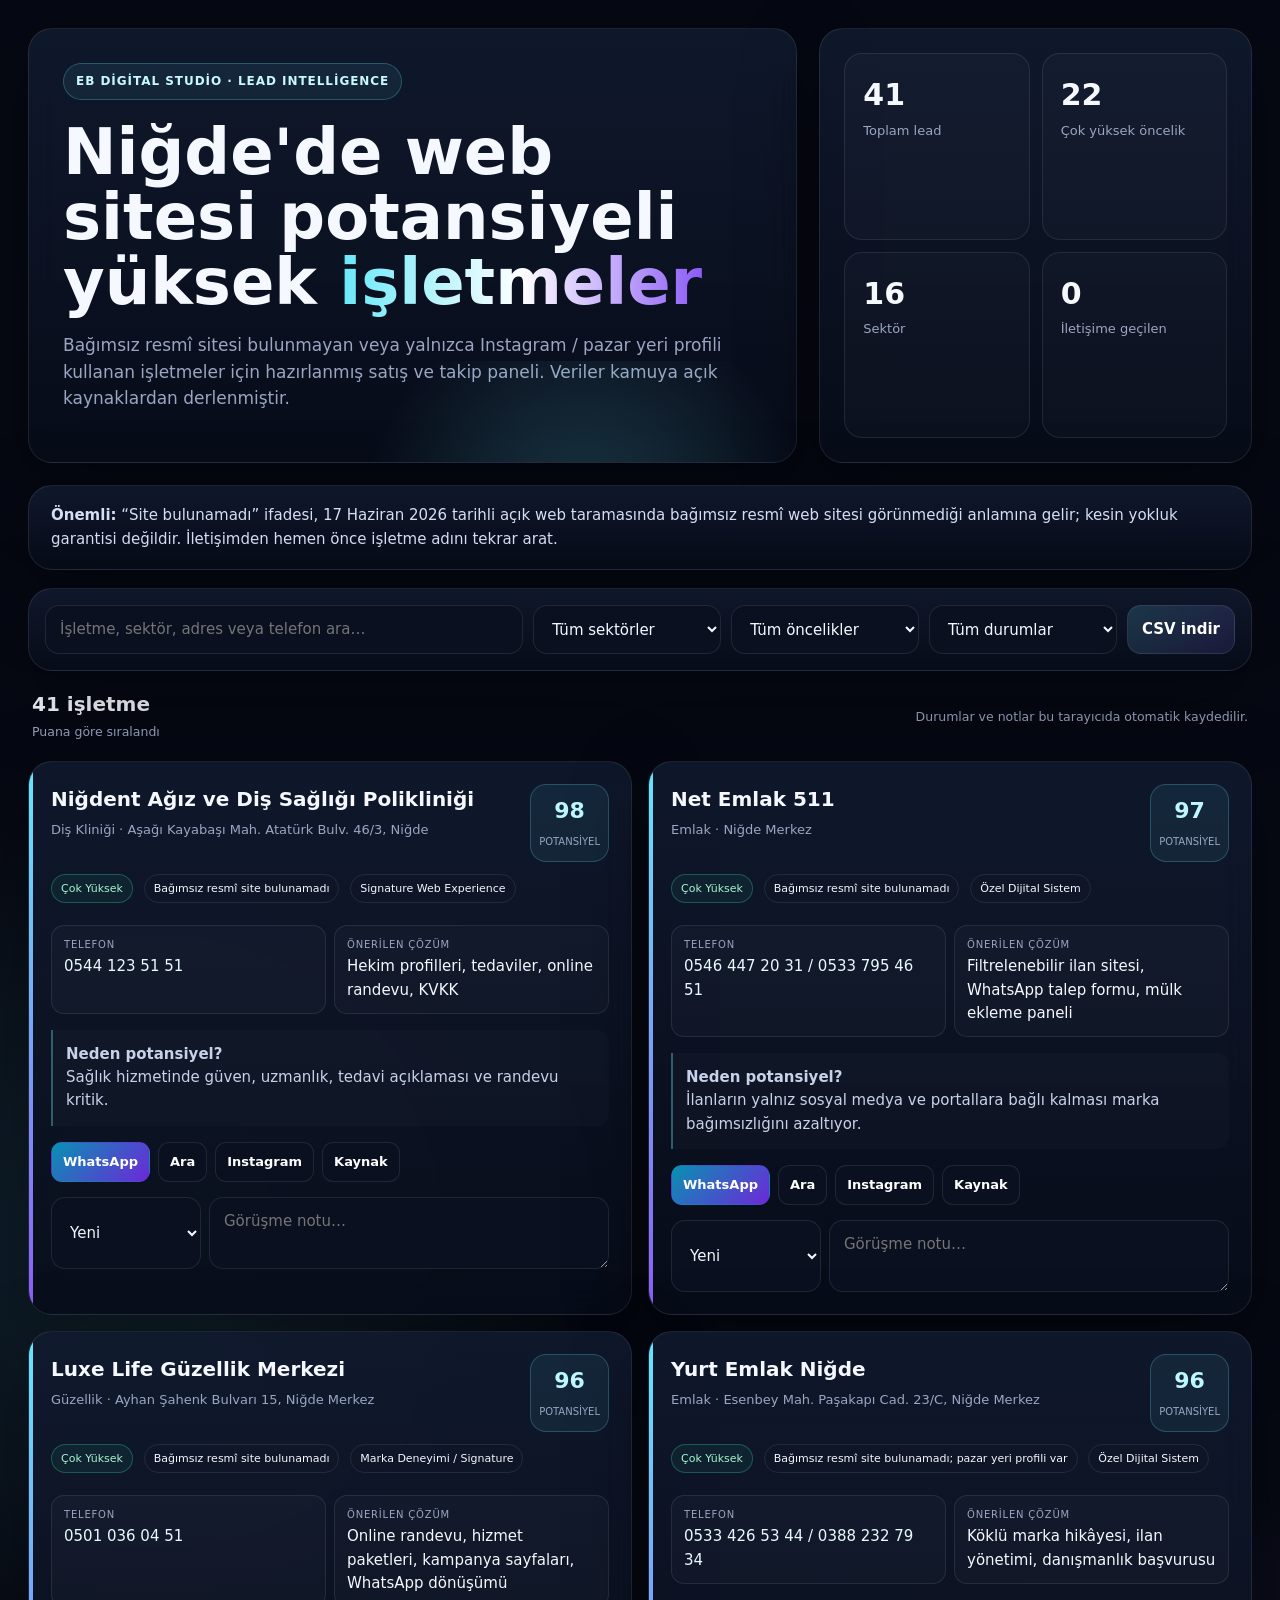
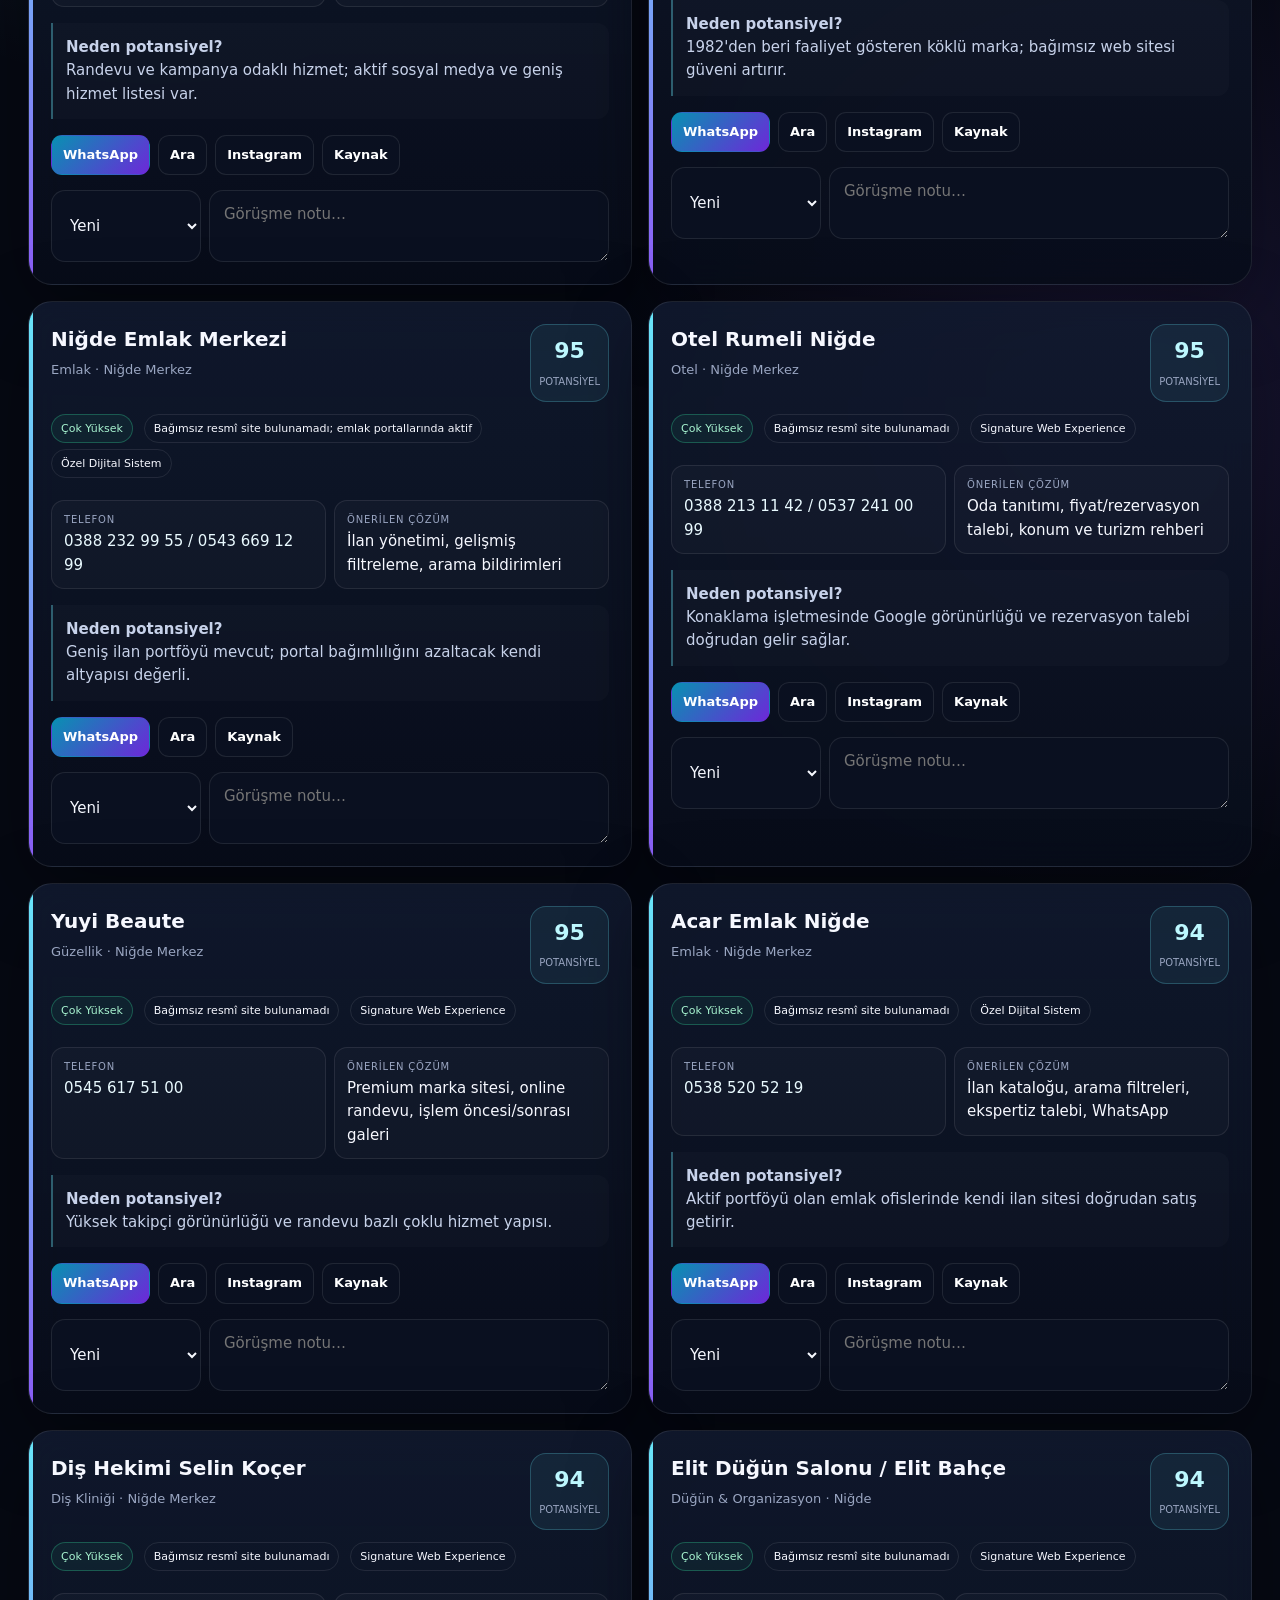
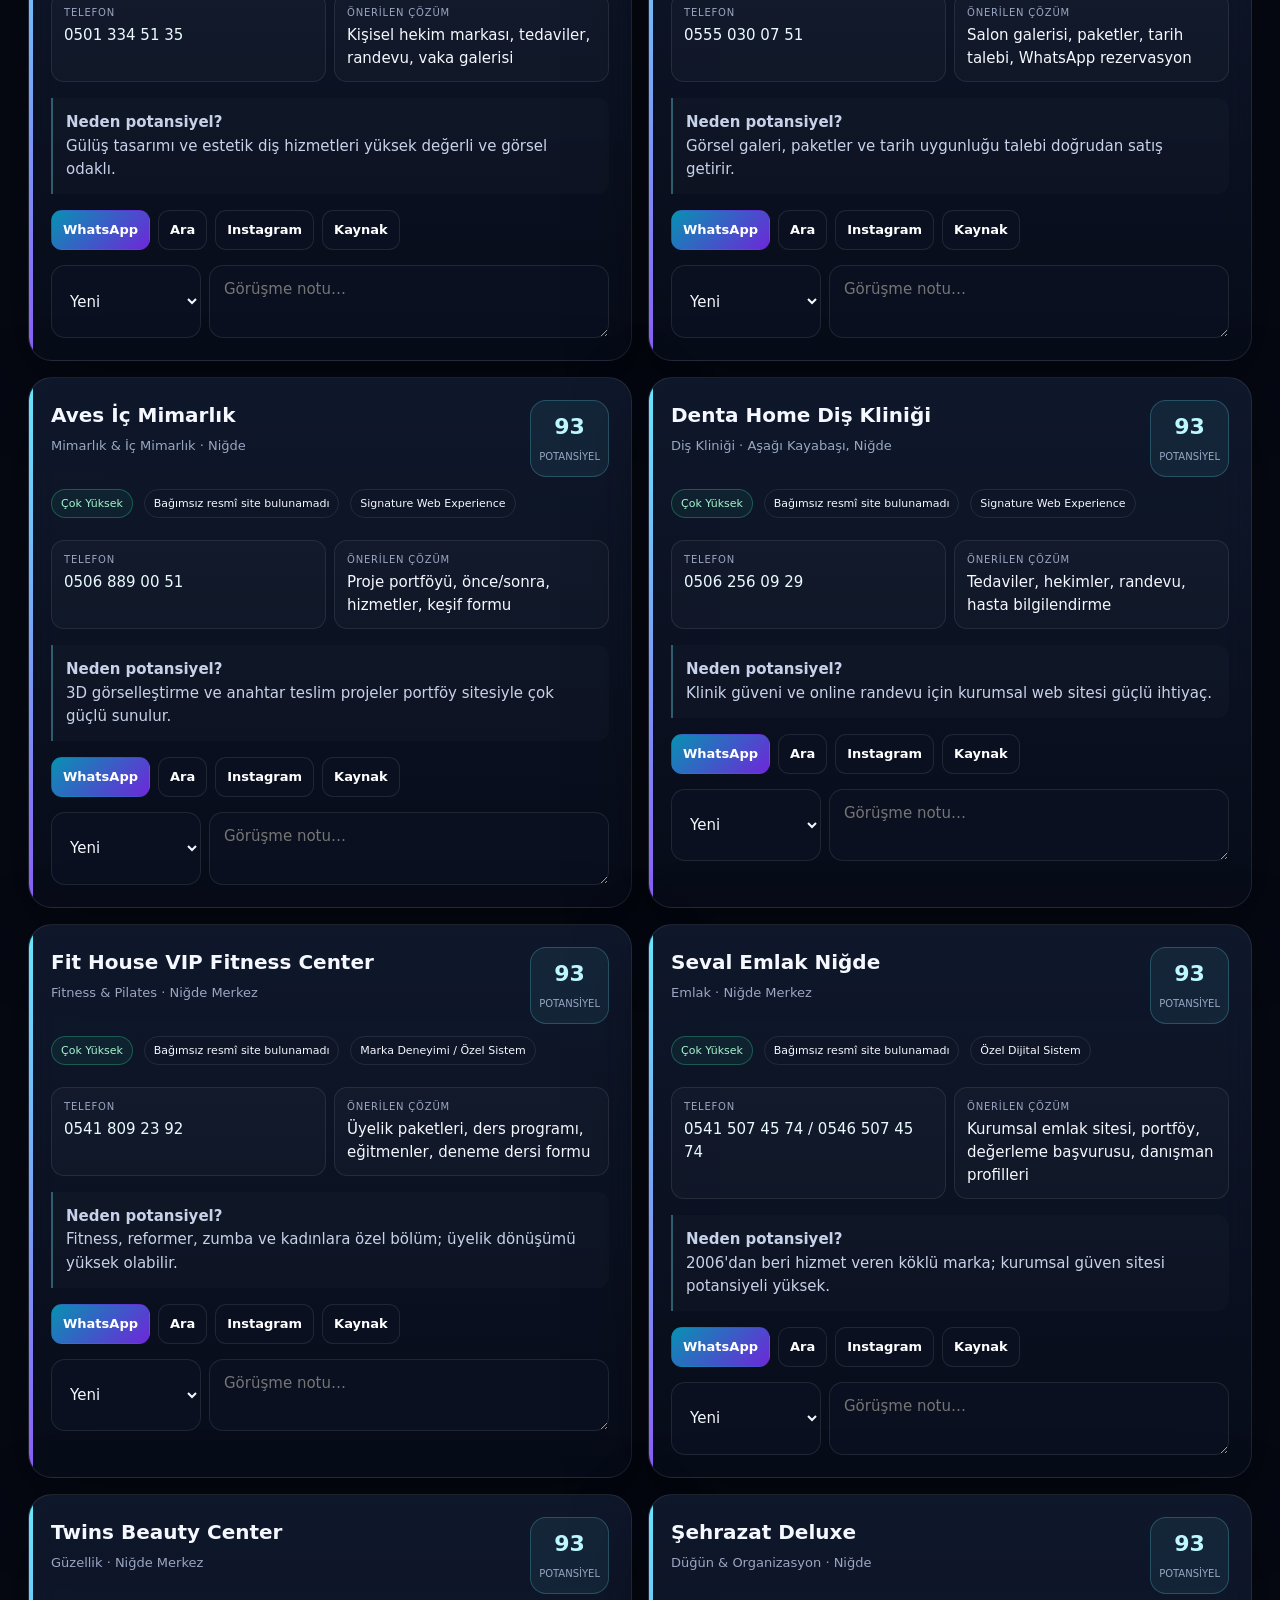
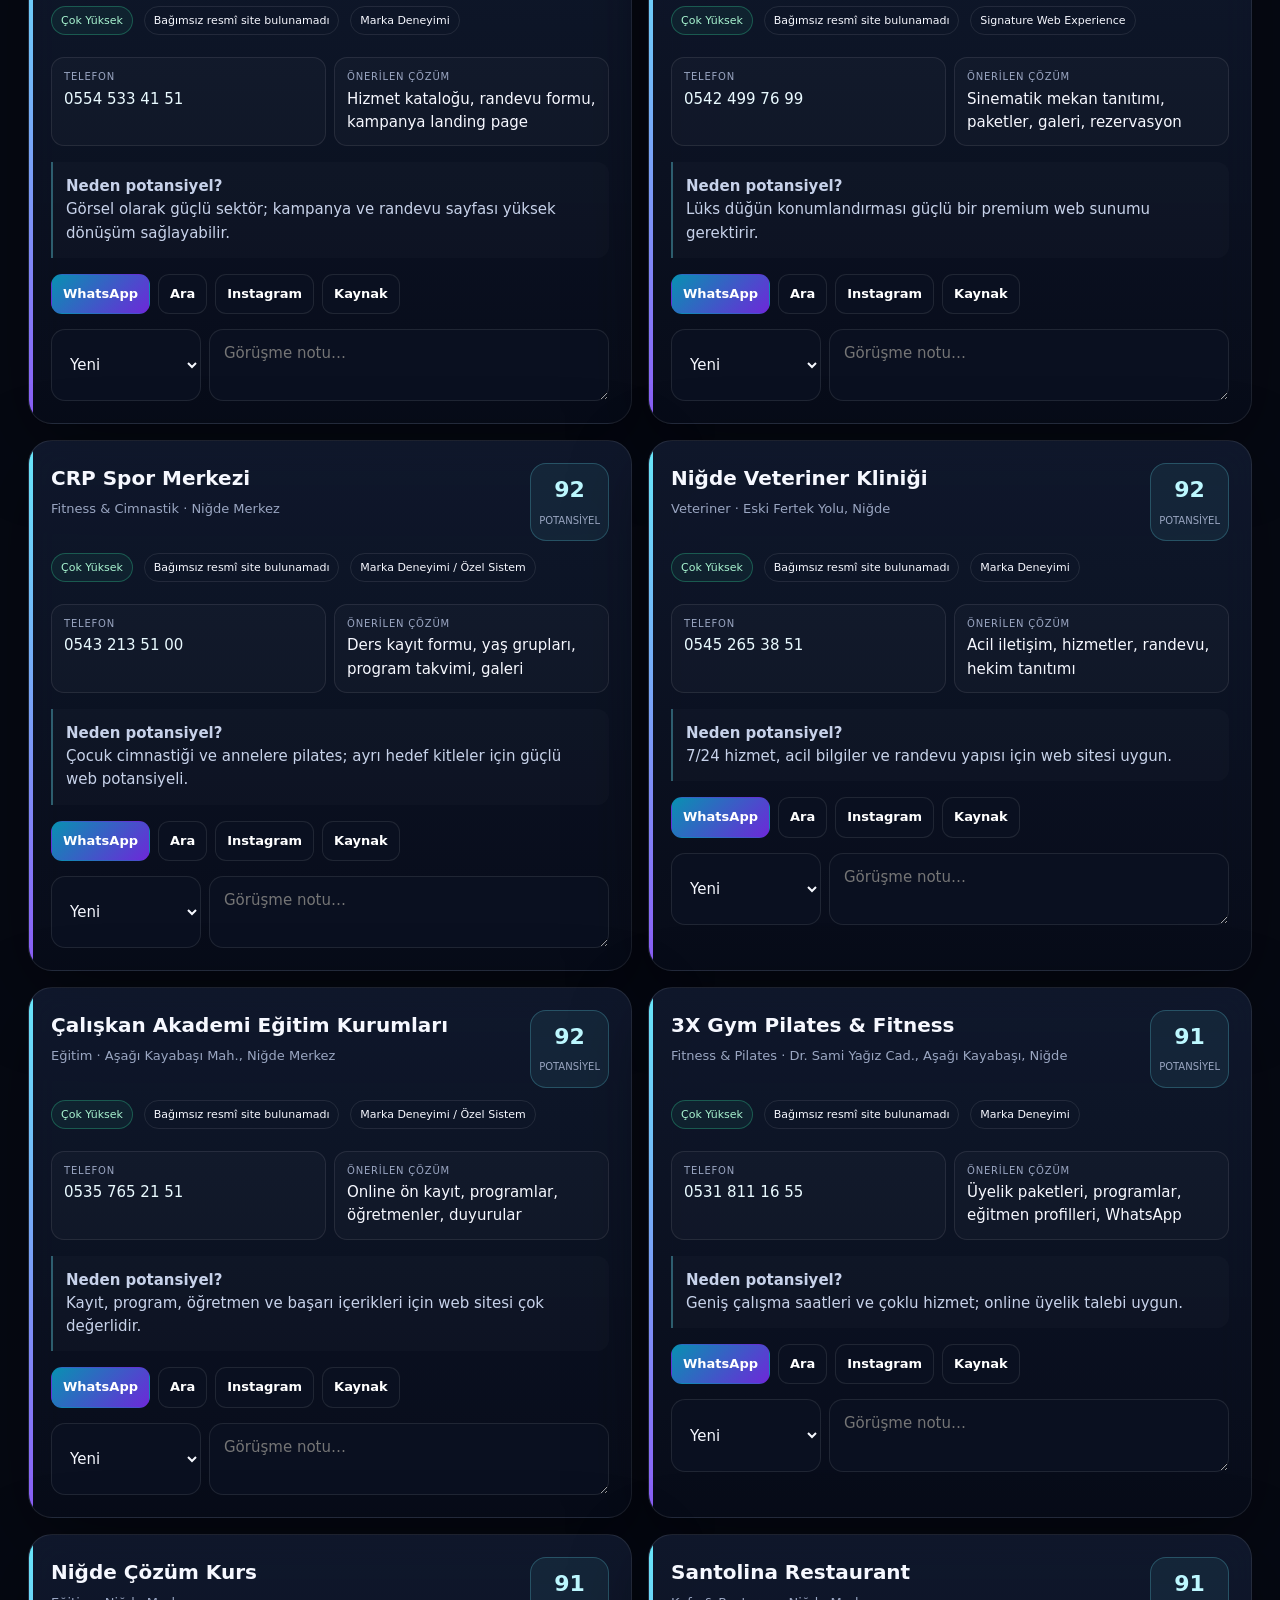
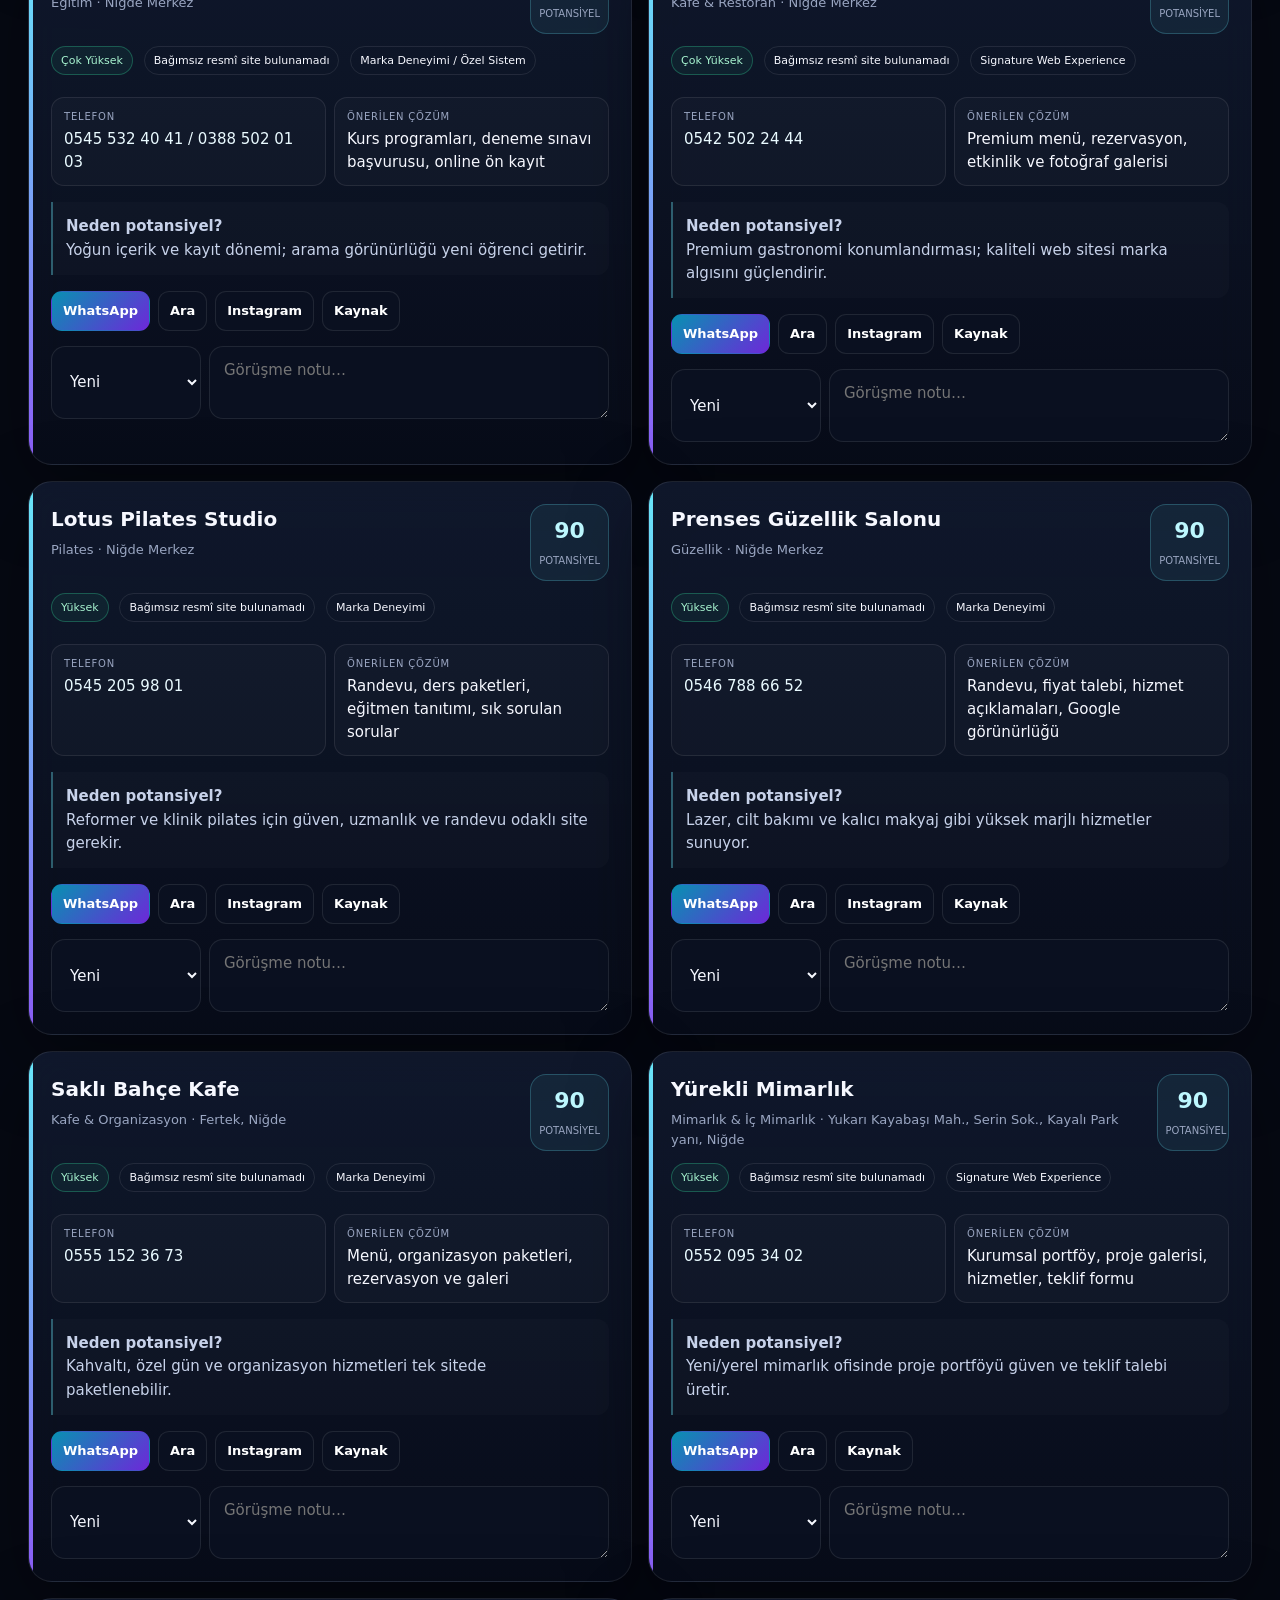
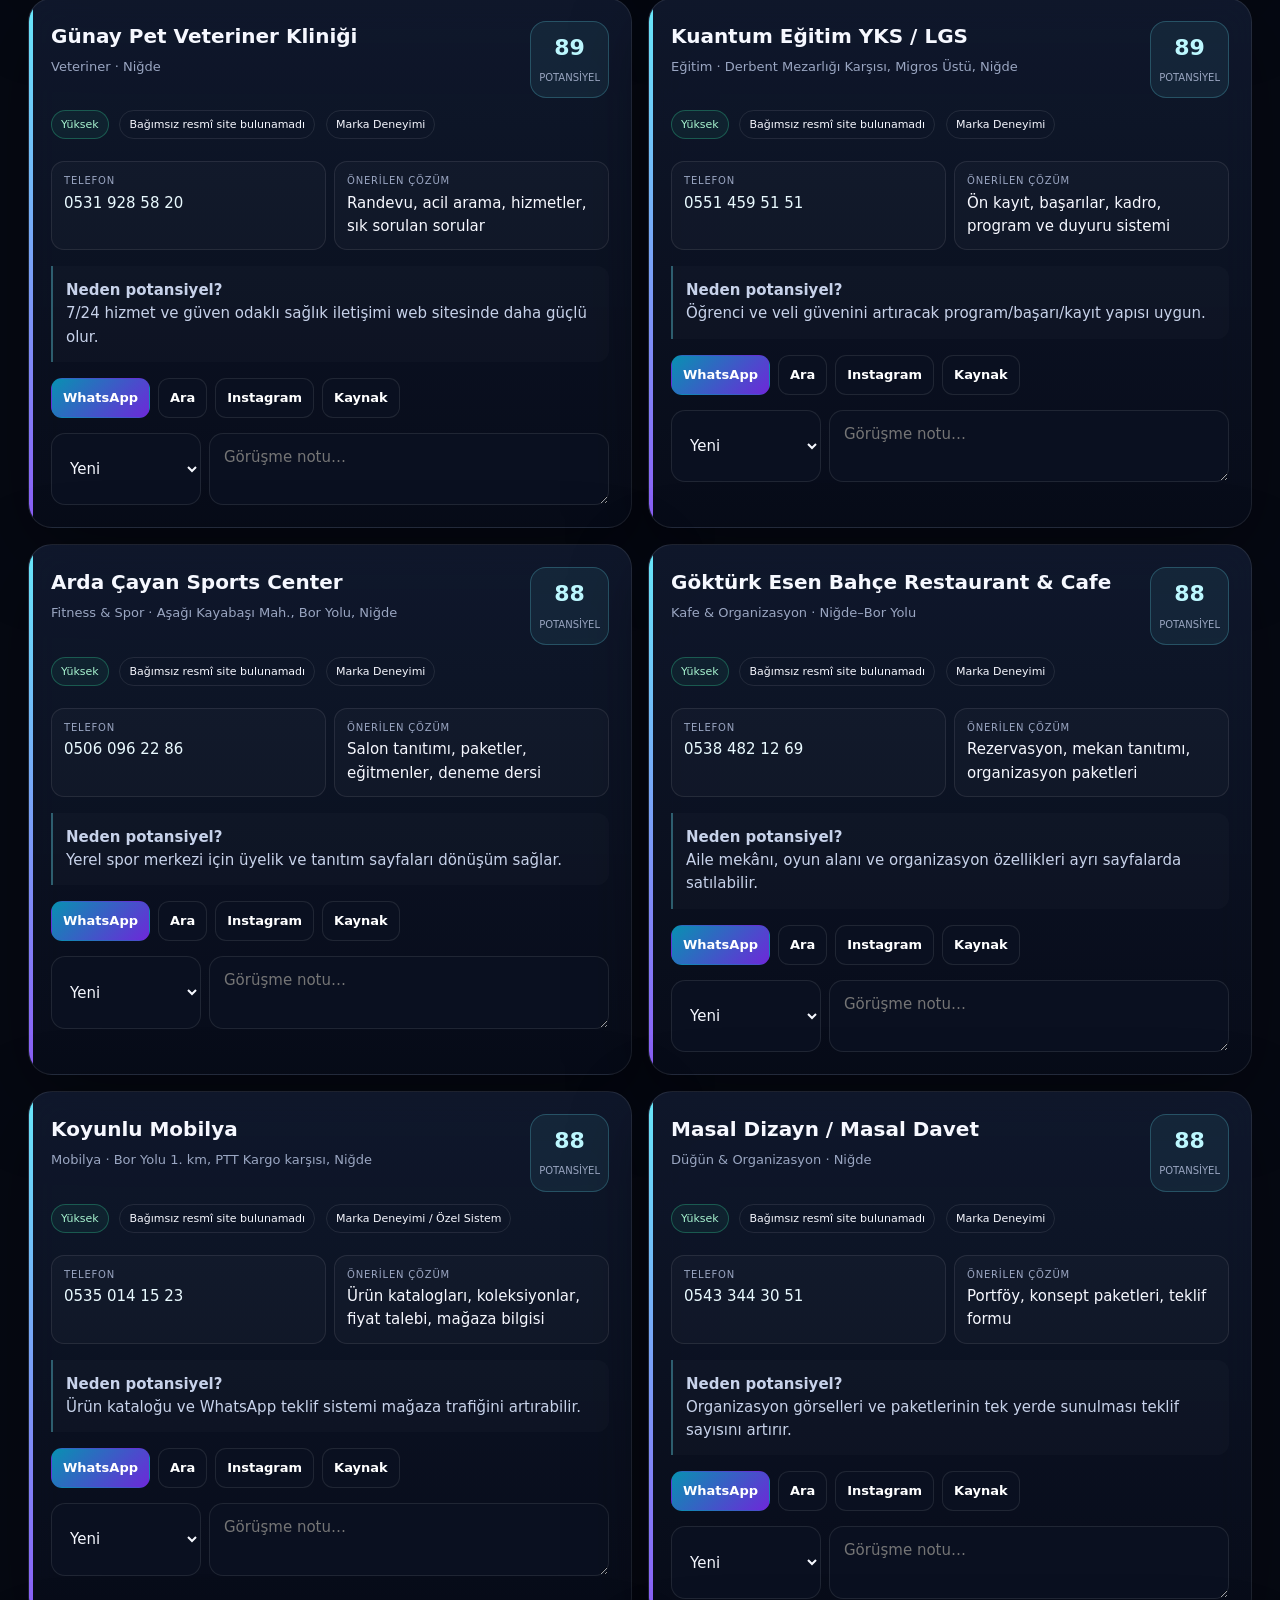
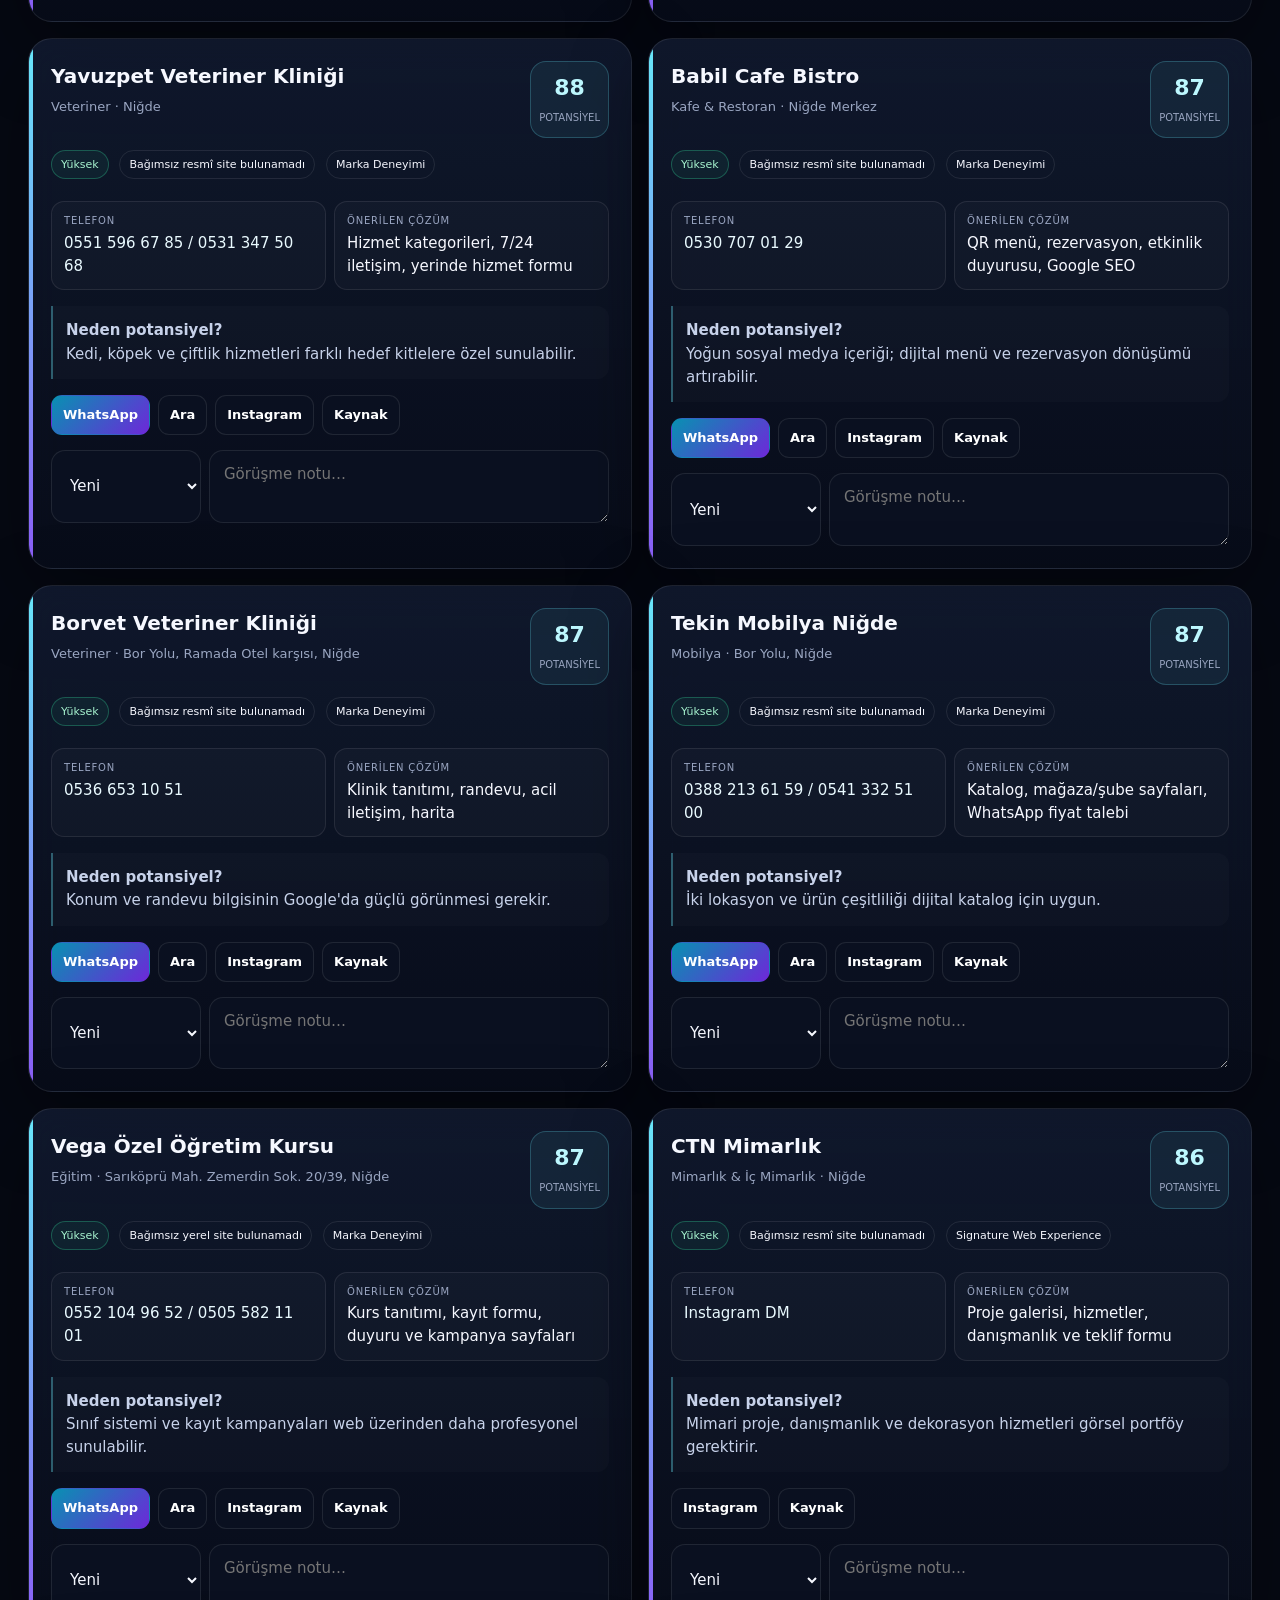
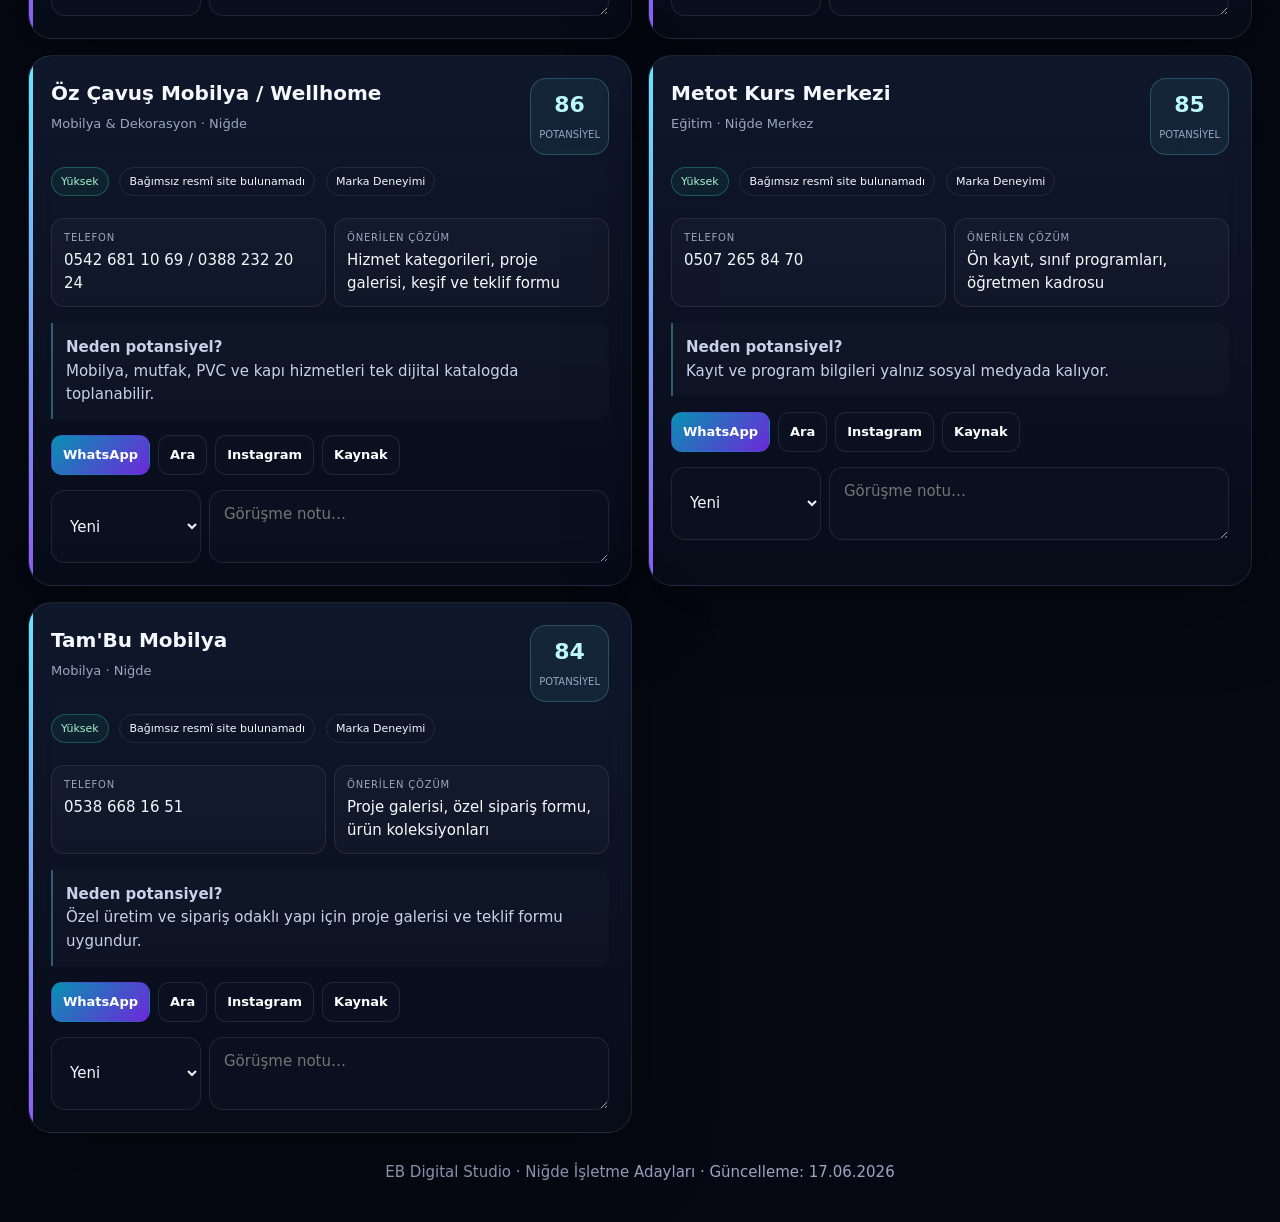
<file: index.html>
<!doctype html>
<html lang="tr">
<head>
<meta charset="utf-8">
<meta name="viewport" content="width=device-width,initial-scale=1">
<title>Niğde Web Sitesi Potansiyel İşletmeler | EB Digital Studio</title>
<meta name="description" content="Niğde'de bağımsız web sitesi bulunmayan veya yalnız sosyal medya/pazar yeri kullanan yüksek potansiyelli işletmeler için lead takip paneli.">
<style>
:root {
  --bg:#060913; --panel:#0d1324; --panel2:#111a2f; --text:#f6f8ff; --muted:#9aa6c2;
  --line:rgba(255,255,255,.09); --accent:#67e8f9; --accent2:#8b5cf6; --good:#34d399;
  --warn:#fbbf24; --danger:#fb7185; --shadow:0 24px 80px rgba(0,0,0,.35);
}
*{box-sizing:border-box}
html{scroll-behavior:smooth}
body{margin:0;background:
radial-gradient(circle at 12% 10%,rgba(103,232,249,.12),transparent 28rem),
radial-gradient(circle at 88% 16%,rgba(139,92,246,.14),transparent 32rem),var(--bg);
color:var(--text);font:15px/1.55 Inter,ui-sans-serif,system-ui,-apple-system,BlinkMacSystemFont,"Segoe UI",sans-serif;min-height:100vh}
a{color:inherit}.shell{max-width:1480px;margin:auto;padding:28px}
.hero{display:grid;grid-template-columns:1.6fr .9fr;gap:22px;align-items:stretch;margin-bottom:22px}
.panel{background:linear-gradient(180deg,rgba(17,26,47,.88),rgba(8,13,26,.9));border:1px solid var(--line);border-radius:24px;box-shadow:var(--shadow);backdrop-filter:blur(16px)}
.hero-main{padding:34px;position:relative;overflow:hidden}
.hero-main:after{content:"";position:absolute;inset:auto -10% -55% 35%;height:340px;background:radial-gradient(circle,rgba(103,232,249,.22),transparent 68%);pointer-events:none}
.badge{display:inline-flex;gap:8px;align-items:center;padding:8px 12px;border:1px solid rgba(103,232,249,.26);border-radius:999px;background:rgba(103,232,249,.07);color:#c7f9ff;font-weight:700;font-size:12px;letter-spacing:.08em;text-transform:uppercase}
h1{font-size:clamp(32px,5vw,66px);line-height:1.02;margin:20px 0 14px;max-width:880px}
.grad{background:linear-gradient(90deg,var(--accent),#fff,var(--accent2));-webkit-background-clip:text;color:transparent}
.hero p{color:var(--muted);max-width:860px;font-size:17px}
.stats{padding:24px;display:grid;grid-template-columns:repeat(2,1fr);gap:12px}
.stat{padding:18px;border:1px solid var(--line);border-radius:18px;background:rgba(255,255,255,.025)}
.stat b{font-size:30px;display:block}.stat span{color:var(--muted);font-size:13px}
.notice{padding:18px 22px;margin:18px 0;color:#d6def5}
.toolbar{padding:16px;display:grid;grid-template-columns:1.4fr repeat(3,minmax(150px,.55fr)) auto;gap:10px;position:sticky;top:10px;z-index:20}
input,select,button,textarea{font:inherit}.control{width:100%;border:1px solid var(--line);background:#0a1020;color:var(--text);padding:12px 14px;border-radius:14px;outline:none}
.control:focus{border-color:rgba(103,232,249,.55);box-shadow:0 0 0 4px rgba(103,232,249,.08)}
button{cursor:pointer}.btn{border:1px solid var(--line);background:linear-gradient(135deg,rgba(103,232,249,.16),rgba(139,92,246,.14));color:#fff;border-radius:14px;padding:11px 14px;font-weight:800}
.btn:hover{border-color:rgba(103,232,249,.45);transform:translateY(-1px)}
.summary{display:flex;gap:10px;align-items:center;justify-content:space-between;margin:18px 4px}
.summary strong{font-size:20px}.summary small{color:var(--muted)}
.grid{display:grid;grid-template-columns:repeat(2,minmax(0,1fr));gap:16px}
.card{padding:22px;position:relative;overflow:hidden}.card:before{content:"";position:absolute;inset:0 auto auto 0;width:4px;height:100%;background:linear-gradient(var(--accent),var(--accent2))}
.card-head{display:flex;justify-content:space-between;gap:16px;align-items:flex-start}
.card h2{margin:0 0 5px;font-size:20px}.cat{color:var(--muted);font-size:13px}
.score{min-width:70px;text-align:center;border-radius:16px;padding:9px 8px;border:1px solid rgba(103,232,249,.23);background:rgba(103,232,249,.07)}
.score b{font-size:22px;display:block;color:#bdf8ff}.score span{font-size:10px;color:var(--muted)}
.meta{display:grid;grid-template-columns:repeat(2,minmax(0,1fr));gap:8px;margin:16px 0}
.meta div{padding:11px 12px;border:1px solid var(--line);border-radius:13px;background:rgba(255,255,255,.025)}
.meta small{display:block;color:var(--muted);font-size:10px;text-transform:uppercase;letter-spacing:.08em;margin-bottom:3px}
.meta a{text-decoration:none;color:#e9faff}
.tag{display:inline-flex;padding:5px 9px;border-radius:999px;border:1px solid var(--line);font-size:11px;margin:0 6px 6px 0}
.tag.high{border-color:rgba(52,211,153,.32);color:#a7f3d0;background:rgba(52,211,153,.07)}
.copy{margin:12px 0;padding:13px;border-left:2px solid rgba(103,232,249,.35);background:rgba(255,255,255,.02);border-radius:0 12px 12px 0;color:#c7d2ea}
.actions{display:flex;gap:8px;flex-wrap:wrap;margin-top:16px}
.actions a,.actions button{text-decoration:none;border:1px solid var(--line);background:#0a1020;color:#fff;padding:9px 11px;border-radius:11px;font-weight:700;font-size:13px}
.actions a.primary{background:linear-gradient(135deg,#0891b2,#6d28d9);border-color:transparent}
.crm{display:grid;grid-template-columns:150px 1fr;gap:8px;margin-top:15px}.note{min-height:42px;resize:vertical}
.footer{margin:28px 0 10px;text-align:center;color:var(--muted)}.empty{padding:60px;text-align:center;color:var(--muted);display:none}
@media(max-width:1050px){.hero{grid-template-columns:1fr}.toolbar{grid-template-columns:1fr 1fr}.grid{grid-template-columns:1fr}}
@media(max-width:620px){.shell{padding:14px}.hero-main{padding:24px}.toolbar{grid-template-columns:1fr;position:static}.stats{grid-template-columns:1fr 1fr;padding:14px}.meta{grid-template-columns:1fr}.crm{grid-template-columns:1fr}}
</style>
</head>
<body>
<div class="shell">
  <section class="hero">
    <div class="panel hero-main">
      <span class="badge">EB Digital Studio · Lead Intelligence</span>
      <h1>Niğde'de web sitesi potansiyeli yüksek <span class="grad">işletmeler</span></h1>
      <p>Bağımsız resmî sitesi bulunmayan veya yalnızca Instagram / pazar yeri profili kullanan işletmeler için hazırlanmış satış ve takip paneli. Veriler kamuya açık kaynaklardan derlenmiştir.</p>
    </div>
    <div class="panel stats">
      <div class="stat"><b id="totalStat">41</b><span>Toplam lead</span></div>
      <div class="stat"><b id="veryHighStat">22</b><span>Çok yüksek öncelik</span></div>
      <div class="stat"><b id="categoryStat">16</b><span>Sektör</span></div>
      <div class="stat"><b id="contactedStat">0</b><span>İletişime geçilen</span></div>
    </div>
  </section>

  <div class="panel notice">
    <strong>Önemli:</strong> “Site bulunamadı” ifadesi, 17 Haziran 2026 tarihli açık web taramasında bağımsız resmî web sitesi görünmediği anlamına gelir; kesin yokluk garantisi değildir. İletişimden hemen önce işletme adını tekrar arat.
  </div>

  <section class="panel toolbar">
    <input class="control" id="search" placeholder="İşletme, sektör, adres veya telefon ara…">
    <select class="control" id="category"><option value="">Tüm sektörler</option></select>
    <select class="control" id="priority"><option value="">Tüm öncelikler</option><option>Çok Yüksek</option><option>Yüksek</option></select>
    <select class="control" id="crmFilter"><option value="">Tüm durumlar</option><option>Yeni</option><option>İletişime Geçildi</option><option>Takip</option><option>İlgileniyor</option><option>Kazanıldı</option><option>Uygun Değil</option></select>
    <button class="btn" id="exportBtn">CSV indir</button>
  </section>

  <div class="summary">
    <div><strong id="resultCount">41 işletme</strong><br><small>Puana göre sıralandı</small></div>
    <small>Durumlar ve notlar bu tarayıcıda otomatik kaydedilir.</small>
  </div>

  <main class="grid" id="grid"></main>
  <div class="panel empty" id="empty">Bu filtrelere uygun işletme bulunamadı.</div>
  <footer class="footer">EB Digital Studio · Niğde İşletme Adayları · Güncelleme: 17.06.2026</footer>
</div>

<script>
const leads = [{"name": "Niğdent Ağız ve Diş Sağlığı Polikliniği", "category": "Diş Kliniği", "phone": "0544 123 51 51", "instagram": "https://www.instagram.com/nigdentadsp/", "address": "Aşağı Kayabaşı Mah. Atatürk Bulv. 46/3, Niğde", "score": 98, "priority": "Çok Yüksek", "status": "Bağımsız resmî site bulunamadı", "reason": "Sağlık hizmetinde güven, uzmanlık, tedavi açıklaması ve randevu kritik.", "solution": "Hekim profilleri, tedaviler, online randevu, KVKK", "package": "Signature Web Experience", "source": "https://www.instagram.com/nigdentadsp/"}, {"name": "Net Emlak 511", "category": "Emlak", "phone": "0546 447 20 31 / 0533 795 46 51", "instagram": "https://www.instagram.com/net_emlak511/", "address": "Niğde Merkez", "score": 97, "priority": "Çok Yüksek", "status": "Bağımsız resmî site bulunamadı", "reason": "İlanların yalnız sosyal medya ve portallara bağlı kalması marka bağımsızlığını azaltıyor.", "solution": "Filtrelenebilir ilan sitesi, WhatsApp talep formu, mülk ekleme paneli", "package": "Özel Dijital Sistem", "source": "https://www.instagram.com/net_emlak511/"}, {"name": "Luxe Life Güzellik Merkezi", "category": "Güzellik", "phone": "0501 036 04 51", "instagram": "https://www.instagram.com/luxelife_nigde/", "address": "Ayhan Şahenk Bulvarı 15, Niğde Merkez", "score": 96, "priority": "Çok Yüksek", "status": "Bağımsız resmî site bulunamadı", "reason": "Randevu ve kampanya odaklı hizmet; aktif sosyal medya ve geniş hizmet listesi var.", "solution": "Online randevu, hizmet paketleri, kampanya sayfaları, WhatsApp dönüşümü", "package": "Marka Deneyimi / Signature", "source": "https://www.instagram.com/luxelife_nigde/"}, {"name": "Yurt Emlak Niğde", "category": "Emlak", "phone": "0533 426 53 44 / 0388 232 79 34", "instagram": "https://www.instagram.com/yurtemlaknigde/", "address": "Esenbey Mah. Paşakapı Cad. 23/C, Niğde Merkez", "score": 96, "priority": "Çok Yüksek", "status": "Bağımsız resmî site bulunamadı; pazar yeri profili var", "reason": "1982'den beri faaliyet gösteren köklü marka; bağımsız web sitesi güveni artırır.", "solution": "Köklü marka hikâyesi, ilan yönetimi, danışmanlık başvurusu", "package": "Özel Dijital Sistem", "source": "https://www.instagram.com/yurtemlaknigde/"}, {"name": "Niğde Emlak Merkezi", "category": "Emlak", "phone": "0388 232 99 55 / 0543 669 12 99", "instagram": "", "address": "Niğde Merkez", "score": 95, "priority": "Çok Yüksek", "status": "Bağımsız resmî site bulunamadı; emlak portallarında aktif", "reason": "Geniş ilan portföyü mevcut; portal bağımlılığını azaltacak kendi altyapısı değerli.", "solution": "İlan yönetimi, gelişmiş filtreleme, arama bildirimleri", "package": "Özel Dijital Sistem", "source": "https://www.hepsiemlak.com/emlak-ofisi/nigde-emlak-merkezi-692268"}, {"name": "Otel Rumeli Niğde", "category": "Otel", "phone": "0388 213 11 42 / 0537 241 00 99", "instagram": "https://www.instagram.com/otel_rumeli/", "address": "Niğde Merkez", "score": 95, "priority": "Çok Yüksek", "status": "Bağımsız resmî site bulunamadı", "reason": "Konaklama işletmesinde Google görünürlüğü ve rezervasyon talebi doğrudan gelir sağlar.", "solution": "Oda tanıtımı, fiyat/rezervasyon talebi, konum ve turizm rehberi", "package": "Signature Web Experience", "source": "https://www.instagram.com/otel_rumeli/"}, {"name": "Yuyi Beaute", "category": "Güzellik", "phone": "0545 617 51 00", "instagram": "https://www.instagram.com/yuyibeaute/", "address": "Niğde Merkez", "score": 95, "priority": "Çok Yüksek", "status": "Bağımsız resmî site bulunamadı", "reason": "Yüksek takipçi görünürlüğü ve randevu bazlı çoklu hizmet yapısı.", "solution": "Premium marka sitesi, online randevu, işlem öncesi/sonrası galeri", "package": "Signature Web Experience", "source": "https://www.instagram.com/yuyibeaute/"}, {"name": "Acar Emlak Niğde", "category": "Emlak", "phone": "0538 520 52 19", "instagram": "https://www.instagram.com/acaremlaknigde/", "address": "Niğde Merkez", "score": 94, "priority": "Çok Yüksek", "status": "Bağımsız resmî site bulunamadı", "reason": "Aktif portföyü olan emlak ofislerinde kendi ilan sitesi doğrudan satış getirir.", "solution": "İlan kataloğu, arama filtreleri, ekspertiz talebi, WhatsApp", "package": "Özel Dijital Sistem", "source": "https://www.instagram.com/acaremlaknigde/"}, {"name": "Diş Hekimi Selin Koçer", "category": "Diş Kliniği", "phone": "0501 334 51 35", "instagram": "https://www.instagram.com/nigdestetikdishekimi/", "address": "Niğde Merkez", "score": 94, "priority": "Çok Yüksek", "status": "Bağımsız resmî site bulunamadı", "reason": "Gülüş tasarımı ve estetik diş hizmetleri yüksek değerli ve görsel odaklı.", "solution": "Kişisel hekim markası, tedaviler, randevu, vaka galerisi", "package": "Signature Web Experience", "source": "https://www.instagram.com/nigdestetikdishekimi/"}, {"name": "Elit Düğün Salonu / Elit Bahçe", "category": "Düğün & Organizasyon", "phone": "0555 030 07 51", "instagram": "https://www.instagram.com/elitsalon51/", "address": "Niğde", "score": 94, "priority": "Çok Yüksek", "status": "Bağımsız resmî site bulunamadı", "reason": "Görsel galeri, paketler ve tarih uygunluğu talebi doğrudan satış getirir.", "solution": "Salon galerisi, paketler, tarih talebi, WhatsApp rezervasyon", "package": "Signature Web Experience", "source": "https://www.instagram.com/elitsalon51/"}, {"name": "Aves İç Mimarlık", "category": "Mimarlık & İç Mimarlık", "phone": "0506 889 00 51", "instagram": "https://www.instagram.com/aves_icmimarlik/", "address": "Niğde", "score": 93, "priority": "Çok Yüksek", "status": "Bağımsız resmî site bulunamadı", "reason": "3D görselleştirme ve anahtar teslim projeler portföy sitesiyle çok güçlü sunulur.", "solution": "Proje portföyü, önce/sonra, hizmetler, keşif formu", "package": "Signature Web Experience", "source": "https://www.instagram.com/aves_icmimarlik/"}, {"name": "Denta Home Diş Kliniği", "category": "Diş Kliniği", "phone": "0506 256 09 29", "instagram": "https://www.instagram.com/dentahomenigde/", "address": "Aşağı Kayabaşı, Niğde", "score": 93, "priority": "Çok Yüksek", "status": "Bağımsız resmî site bulunamadı", "reason": "Klinik güveni ve online randevu için kurumsal web sitesi güçlü ihtiyaç.", "solution": "Tedaviler, hekimler, randevu, hasta bilgilendirme", "package": "Signature Web Experience", "source": "https://www.instagram.com/dentahomenigde/"}, {"name": "Fit House VIP Fitness Center", "category": "Fitness & Pilates", "phone": "0541 809 23 92", "instagram": "https://www.instagram.com/fithousevip/", "address": "Niğde Merkez", "score": 93, "priority": "Çok Yüksek", "status": "Bağımsız resmî site bulunamadı", "reason": "Fitness, reformer, zumba ve kadınlara özel bölüm; üyelik dönüşümü yüksek olabilir.", "solution": "Üyelik paketleri, ders programı, eğitmenler, deneme dersi formu", "package": "Marka Deneyimi / Özel Sistem", "source": "https://www.instagram.com/fithousevip/"}, {"name": "Seval Emlak Niğde", "category": "Emlak", "phone": "0541 507 45 74 / 0546 507 45 74", "instagram": "https://www.instagram.com/sevalemlaknigde/", "address": "Niğde Merkez", "score": 93, "priority": "Çok Yüksek", "status": "Bağımsız resmî site bulunamadı", "reason": "2006'dan beri hizmet veren köklü marka; kurumsal güven sitesi potansiyeli yüksek.", "solution": "Kurumsal emlak sitesi, portföy, değerleme başvurusu, danışman profilleri", "package": "Özel Dijital Sistem", "source": "https://www.instagram.com/sevalemlaknigde/"}, {"name": "Twins Beauty Center", "category": "Güzellik", "phone": "0554 533 41 51", "instagram": "https://www.instagram.com/twinss_beauty_center/", "address": "Niğde Merkez", "score": 93, "priority": "Çok Yüksek", "status": "Bağımsız resmî site bulunamadı", "reason": "Görsel olarak güçlü sektör; kampanya ve randevu sayfası yüksek dönüşüm sağlayabilir.", "solution": "Hizmet kataloğu, randevu formu, kampanya landing page", "package": "Marka Deneyimi", "source": "https://www.instagram.com/twinss_beauty_center/"}, {"name": "Şehrazat Deluxe", "category": "Düğün & Organizasyon", "phone": "0542 499 76 99", "instagram": "https://www.instagram.com/sehrazatdeluxe/", "address": "Niğde", "score": 93, "priority": "Çok Yüksek", "status": "Bağımsız resmî site bulunamadı", "reason": "Lüks düğün konumlandırması güçlü bir premium web sunumu gerektirir.", "solution": "Sinematik mekan tanıtımı, paketler, galeri, rezervasyon", "package": "Signature Web Experience", "source": "https://www.instagram.com/sehrazatdeluxe/"}, {"name": "CRP Spor Merkezi", "category": "Fitness & Cimnastik", "phone": "0543 213 51 00", "instagram": "https://www.instagram.com/crpspormerkezi/", "address": "Niğde Merkez", "score": 92, "priority": "Çok Yüksek", "status": "Bağımsız resmî site bulunamadı", "reason": "Çocuk cimnastiği ve annelere pilates; ayrı hedef kitleler için güçlü web potansiyeli.", "solution": "Ders kayıt formu, yaş grupları, program takvimi, galeri", "package": "Marka Deneyimi / Özel Sistem", "source": "https://www.instagram.com/crpspormerkezi/"}, {"name": "Niğde Veteriner Kliniği", "category": "Veteriner", "phone": "0545 265 38 51", "instagram": "https://www.instagram.com/nigdeveterinerklinigi/", "address": "Eski Fertek Yolu, Niğde", "score": 92, "priority": "Çok Yüksek", "status": "Bağımsız resmî site bulunamadı", "reason": "7/24 hizmet, acil bilgiler ve randevu yapısı için web sitesi uygun.", "solution": "Acil iletişim, hizmetler, randevu, hekim tanıtımı", "package": "Marka Deneyimi", "source": "https://www.instagram.com/nigdeveterinerklinigi/"}, {"name": "Çalışkan Akademi Eğitim Kurumları", "category": "Eğitim", "phone": "0535 765 21 51", "instagram": "https://www.instagram.com/caliskan_egitim/", "address": "Aşağı Kayabaşı Mah., Niğde Merkez", "score": 92, "priority": "Çok Yüksek", "status": "Bağımsız resmî site bulunamadı", "reason": "Kayıt, program, öğretmen ve başarı içerikleri için web sitesi çok değerlidir.", "solution": "Online ön kayıt, programlar, öğretmenler, duyurular", "package": "Marka Deneyimi / Özel Sistem", "source": "https://www.instagram.com/caliskan_egitim/"}, {"name": "3X Gym Pilates & Fitness", "category": "Fitness & Pilates", "phone": "0531 811 16 55", "instagram": "https://www.instagram.com/3xgym/", "address": "Dr. Sami Yağız Cad., Aşağı Kayabaşı, Niğde", "score": 91, "priority": "Çok Yüksek", "status": "Bağımsız resmî site bulunamadı", "reason": "Geniş çalışma saatleri ve çoklu hizmet; online üyelik talebi uygun.", "solution": "Üyelik paketleri, programlar, eğitmen profilleri, WhatsApp", "package": "Marka Deneyimi", "source": "https://www.instagram.com/3xgym/"}, {"name": "Niğde Çözüm Kurs", "category": "Eğitim", "phone": "0545 532 40 41 / 0388 502 01 03", "instagram": "https://www.instagram.com/nigdecozumkurs/", "address": "Niğde Merkez", "score": 91, "priority": "Çok Yüksek", "status": "Bağımsız resmî site bulunamadı", "reason": "Yoğun içerik ve kayıt dönemi; arama görünürlüğü yeni öğrenci getirir.", "solution": "Kurs programları, deneme sınavı başvurusu, online ön kayıt", "package": "Marka Deneyimi / Özel Sistem", "source": "https://www.instagram.com/nigdecozumkurs/"}, {"name": "Santolina Restaurant", "category": "Kafe & Restoran", "phone": "0542 502 24 44", "instagram": "https://www.instagram.com/santolinarestaurant/", "address": "Niğde Merkez", "score": 91, "priority": "Çok Yüksek", "status": "Bağımsız resmî site bulunamadı", "reason": "Premium gastronomi konumlandırması; kaliteli web sitesi marka algısını güçlendirir.", "solution": "Premium menü, rezervasyon, etkinlik ve fotoğraf galerisi", "package": "Signature Web Experience", "source": "https://www.instagram.com/santolinarestaurant/"}, {"name": "Lotus Pilates Studio", "category": "Pilates", "phone": "0545 205 98 01", "instagram": "https://www.instagram.com/pilateslotusstudio/", "address": "Niğde Merkez", "score": 90, "priority": "Yüksek", "status": "Bağımsız resmî site bulunamadı", "reason": "Reformer ve klinik pilates için güven, uzmanlık ve randevu odaklı site gerekir.", "solution": "Randevu, ders paketleri, eğitmen tanıtımı, sık sorulan sorular", "package": "Marka Deneyimi", "source": "https://www.instagram.com/pilateslotusstudio/"}, {"name": "Prenses Güzellik Salonu", "category": "Güzellik", "phone": "0546 788 66 52", "instagram": "https://www.instagram.com/prenses_guzellik_salonuuu/", "address": "Niğde Merkez", "score": 90, "priority": "Yüksek", "status": "Bağımsız resmî site bulunamadı", "reason": "Lazer, cilt bakımı ve kalıcı makyaj gibi yüksek marjlı hizmetler sunuyor.", "solution": "Randevu, fiyat talebi, hizmet açıklamaları, Google görünürlüğü", "package": "Marka Deneyimi", "source": "https://www.instagram.com/prenses_guzellik_salonuuu/"}, {"name": "Saklı Bahçe Kafe", "category": "Kafe & Organizasyon", "phone": "0555 152 36 73", "instagram": "https://www.instagram.com/saklibahcenigde/", "address": "Fertek, Niğde", "score": 90, "priority": "Yüksek", "status": "Bağımsız resmî site bulunamadı", "reason": "Kahvaltı, özel gün ve organizasyon hizmetleri tek sitede paketlenebilir.", "solution": "Menü, organizasyon paketleri, rezervasyon ve galeri", "package": "Marka Deneyimi", "source": "https://www.instagram.com/saklibahcenigde/"}, {"name": "Yürekli Mimarlık", "category": "Mimarlık & İç Mimarlık", "phone": "0552 095 34 02", "instagram": "", "address": "Yukarı Kayabaşı Mah., Serin Sok., Kayalı Park yanı, Niğde", "score": 90, "priority": "Yüksek", "status": "Bağımsız resmî site bulunamadı", "reason": "Yeni/yerel mimarlık ofisinde proje portföyü güven ve teklif talebi üretir.", "solution": "Kurumsal portföy, proje galerisi, hizmetler, teklif formu", "package": "Signature Web Experience", "source": "https://www.instagram.com/reel/C6RHHqZNBUA/"}, {"name": "Günay Pet Veteriner Kliniği", "category": "Veteriner", "phone": "0531 928 58 20", "instagram": "https://www.instagram.com/veteriner.gunay/", "address": "Niğde", "score": 89, "priority": "Yüksek", "status": "Bağımsız resmî site bulunamadı", "reason": "7/24 hizmet ve güven odaklı sağlık iletişimi web sitesinde daha güçlü olur.", "solution": "Randevu, acil arama, hizmetler, sık sorulan sorular", "package": "Marka Deneyimi", "source": "https://www.instagram.com/veteriner.gunay/"}, {"name": "Kuantum Eğitim YKS / LGS", "category": "Eğitim", "phone": "0551 459 51 51", "instagram": "https://www.instagram.com/nigdekuantumegitim/", "address": "Derbent Mezarlığı Karşısı, Migros Üstü, Niğde", "score": 89, "priority": "Yüksek", "status": "Bağımsız resmî site bulunamadı", "reason": "Öğrenci ve veli güvenini artıracak program/başarı/kayıt yapısı uygun.", "solution": "Ön kayıt, başarılar, kadro, program ve duyuru sistemi", "package": "Marka Deneyimi", "source": "https://www.instagram.com/nigdekuantumegitim/"}, {"name": "Arda Çayan Sports Center", "category": "Fitness & Spor", "phone": "0506 096 22 86", "instagram": "https://www.instagram.com/ardacayansportscenter/", "address": "Aşağı Kayabaşı Mah., Bor Yolu, Niğde", "score": 88, "priority": "Yüksek", "status": "Bağımsız resmî site bulunamadı", "reason": "Yerel spor merkezi için üyelik ve tanıtım sayfaları dönüşüm sağlar.", "solution": "Salon tanıtımı, paketler, eğitmenler, deneme dersi", "package": "Marka Deneyimi", "source": "https://www.instagram.com/p/DM-nWPwIWmS/"}, {"name": "Göktürk Esen Bahçe Restaurant & Cafe", "category": "Kafe & Organizasyon", "phone": "0538 482 12 69", "instagram": "https://www.instagram.com/esenbahce_gokturk/", "address": "Niğde–Bor Yolu", "score": 88, "priority": "Yüksek", "status": "Bağımsız resmî site bulunamadı", "reason": "Aile mekânı, oyun alanı ve organizasyon özellikleri ayrı sayfalarda satılabilir.", "solution": "Rezervasyon, mekan tanıtımı, organizasyon paketleri", "package": "Marka Deneyimi", "source": "https://www.instagram.com/reel/DLUhDbLtHt2/"}, {"name": "Koyunlu Mobilya", "category": "Mobilya", "phone": "0535 014 15 23", "instagram": "https://www.instagram.com/ergul.mobilya.nigde/", "address": "Bor Yolu 1. km, PTT Kargo karşısı, Niğde", "score": 88, "priority": "Yüksek", "status": "Bağımsız resmî site bulunamadı", "reason": "Ürün kataloğu ve WhatsApp teklif sistemi mağaza trafiğini artırabilir.", "solution": "Ürün katalogları, koleksiyonlar, fiyat talebi, mağaza bilgisi", "package": "Marka Deneyimi / Özel Sistem", "source": "https://www.instagram.com/ergul.mobilya.nigde/"}, {"name": "Masal Dizayn / Masal Davet", "category": "Düğün & Organizasyon", "phone": "0543 344 30 51", "instagram": "https://www.instagram.com/masal_dizaynn/", "address": "Niğde", "score": 88, "priority": "Yüksek", "status": "Bağımsız resmî site bulunamadı", "reason": "Organizasyon görselleri ve paketlerinin tek yerde sunulması teklif sayısını artırır.", "solution": "Portföy, konsept paketleri, teklif formu", "package": "Marka Deneyimi", "source": "https://www.instagram.com/masal_dizaynn/"}, {"name": "Yavuzpet Veteriner Kliniği", "category": "Veteriner", "phone": "0551 596 67 85 / 0531 347 50 68", "instagram": "https://www.instagram.com/nigde_yavuzpet_veterinerlik/", "address": "Niğde", "score": 88, "priority": "Yüksek", "status": "Bağımsız resmî site bulunamadı", "reason": "Kedi, köpek ve çiftlik hizmetleri farklı hedef kitlelere özel sunulabilir.", "solution": "Hizmet kategorileri, 7/24 iletişim, yerinde hizmet formu", "package": "Marka Deneyimi", "source": "https://www.instagram.com/nigde_yavuzpet_veterinerlik/"}, {"name": "Babil Cafe Bistro", "category": "Kafe & Restoran", "phone": "0530 707 01 29", "instagram": "https://www.instagram.com/babilcafebistro/", "address": "Niğde Merkez", "score": 87, "priority": "Yüksek", "status": "Bağımsız resmî site bulunamadı", "reason": "Yoğun sosyal medya içeriği; dijital menü ve rezervasyon dönüşümü artırabilir.", "solution": "QR menü, rezervasyon, etkinlik duyurusu, Google SEO", "package": "Marka Deneyimi", "source": "https://www.instagram.com/babilcafebistro/"}, {"name": "Borvet Veteriner Kliniği", "category": "Veteriner", "phone": "0536 653 10 51", "instagram": "https://www.instagram.com/borvetveteriner_/", "address": "Bor Yolu, Ramada Otel karşısı, Niğde", "score": 87, "priority": "Yüksek", "status": "Bağımsız resmî site bulunamadı", "reason": "Konum ve randevu bilgisinin Google'da güçlü görünmesi gerekir.", "solution": "Klinik tanıtımı, randevu, acil iletişim, harita", "package": "Marka Deneyimi", "source": "https://www.instagram.com/borvetveteriner_/"}, {"name": "Tekin Mobilya Niğde", "category": "Mobilya", "phone": "0388 213 61 59 / 0541 332 51 00", "instagram": "https://www.instagram.com/tekinmobilyanigde/", "address": "Bor Yolu, Niğde", "score": 87, "priority": "Yüksek", "status": "Bağımsız resmî site bulunamadı", "reason": "İki lokasyon ve ürün çeşitliliği dijital katalog için uygun.", "solution": "Katalog, mağaza/şube sayfaları, WhatsApp fiyat talebi", "package": "Marka Deneyimi", "source": "https://www.instagram.com/tekinmobilyanigde/"}, {"name": "Vega Özel Öğretim Kursu", "category": "Eğitim", "phone": "0552 104 96 52 / 0505 582 11 01", "instagram": "https://www.instagram.com/vegaozelogretimkursu/", "address": "Sarıköprü Mah. Zemerdin Sok. 20/39, Niğde", "score": 87, "priority": "Yüksek", "status": "Bağımsız yerel site bulunamadı", "reason": "Sınıf sistemi ve kayıt kampanyaları web üzerinden daha profesyonel sunulabilir.", "solution": "Kurs tanıtımı, kayıt formu, duyuru ve kampanya sayfaları", "package": "Marka Deneyimi", "source": "https://www.instagram.com/reel/DVLBvf1iudH/"}, {"name": "CTN Mimarlık", "category": "Mimarlık & İç Mimarlık", "phone": "Instagram DM", "instagram": "https://www.instagram.com/archctn.design/", "address": "Niğde", "score": 86, "priority": "Yüksek", "status": "Bağımsız resmî site bulunamadı", "reason": "Mimari proje, danışmanlık ve dekorasyon hizmetleri görsel portföy gerektirir.", "solution": "Proje galerisi, hizmetler, danışmanlık ve teklif formu", "package": "Signature Web Experience", "source": "https://www.instagram.com/archctn.design/"}, {"name": "Öz Çavuş Mobilya / Wellhome", "category": "Mobilya & Dekorasyon", "phone": "0542 681 10 69 / 0388 232 20 24", "instagram": "https://www.instagram.com/ozcavusmobilya/", "address": "Niğde", "score": 86, "priority": "Yüksek", "status": "Bağımsız resmî site bulunamadı", "reason": "Mobilya, mutfak, PVC ve kapı hizmetleri tek dijital katalogda toplanabilir.", "solution": "Hizmet kategorileri, proje galerisi, keşif ve teklif formu", "package": "Marka Deneyimi", "source": "https://www.instagram.com/ozcavusmobilya/"}, {"name": "Metot Kurs Merkezi", "category": "Eğitim", "phone": "0507 265 84 70", "instagram": "https://www.instagram.com/metotkursmerkezi/", "address": "Niğde Merkez", "score": 85, "priority": "Yüksek", "status": "Bağımsız resmî site bulunamadı", "reason": "Kayıt ve program bilgileri yalnız sosyal medyada kalıyor.", "solution": "Ön kayıt, sınıf programları, öğretmen kadrosu", "package": "Marka Deneyimi", "source": "https://www.instagram.com/reel/CghH8TqDWjz/"}, {"name": "Tam'Bu Mobilya", "category": "Mobilya", "phone": "0538 668 16 51", "instagram": "https://www.instagram.com/tambumobilya.nigde/", "address": "Niğde", "score": 84, "priority": "Yüksek", "status": "Bağımsız resmî site bulunamadı", "reason": "Özel üretim ve sipariş odaklı yapı için proje galerisi ve teklif formu uygundur.", "solution": "Proje galerisi, özel sipariş formu, ürün koleksiyonları", "package": "Marka Deneyimi", "source": "https://www.instagram.com/tambumobilya.nigde/"}];
const KEY = "eb_nigde_leads_v1";
const saved = JSON.parse(localStorage.getItem(KEY) || "{}");
const grid = document.getElementById("grid");
const search = document.getElementById("search");
const category = document.getElementById("category");
const priority = document.getElementById("priority");
const crmFilter = document.getElementById("crmFilter");
const empty = document.getElementById("empty");

[...new Set(leads.map(x=>x.category))].sort().forEach(c=>{
  const o=document.createElement("option"); o.value=o.textContent=c; category.appendChild(o);
});

function phoneDigits(v){
  const first=(v.match(/0\d{3}\s?\d{3}\s?\d{2}\s?\d{2}/)||[])[0]||"";
  return first.replace(/\D/g,"").replace(/^0/,"90");
}
function telDigits(v){
  const first=(v.match(/0\d{3}\s?\d{3}\s?\d{2}\s?\d{2}/)||[])[0]||"";
  return first.replace(/\D/g,"");
}
function esc(s){return String(s||"").replace(/[&<>"']/g,m=>({"&":"&amp;","<":"&lt;",">":"&gt;",'"':"&quot;","'":"&#39;"}[m]))}
function saveState(name, field, value){
  saved[name]=saved[name]||{};
  saved[name][field]=value;
  localStorage.setItem(KEY, JSON.stringify(saved));
  updateStats();
}
function updateStats(){
  document.getElementById("contactedStat").textContent =
    Object.values(saved).filter(x=>x.status && x.status!=="Yeni").length;
}
function card(l){
  const state=saved[l.name]||{};
  const crm=state.status||"Yeni";
  const note=state.note||"";
  const wa=phoneDigits(l.phone);
  const tel=telDigits(l.phone);
  const message=encodeURIComponent(`Merhaba, ben Efecan Berber. EB Digital Studio olarak Niğde'deki işletmelere özel web sitesi ve dijital sistemler geliştiriyorum. ${l.name} için sektörünüze uygun kısa bir site ön izlemesi hazırlamak isterim. Uygun olduğunuzda birkaç dakika görüşebilir miyiz?`);
  return `<article class="panel card">
    <div class="card-head">
      <div><h2>${esc(l.name)}</h2><div class="cat">${esc(l.category)} · ${esc(l.address)}</div></div>
      <div class="score"><b>${l.score}</b><span>POTANSİYEL</span></div>
    </div>
    <div style="margin-top:12px">
      <span class="tag high">${esc(l.priority)}</span>
      <span class="tag">${esc(l.status)}</span>
      <span class="tag">${esc(l.package)}</span>
    </div>
    <div class="meta">
      <div><small>Telefon</small><a href="${tel ? `tel:${tel}` : '#'}">${esc(l.phone)}</a></div>
      <div><small>Önerilen çözüm</small>${esc(l.solution)}</div>
    </div>
    <div class="copy"><strong>Neden potansiyel?</strong><br>${esc(l.reason)}</div>
    <div class="actions">
      ${wa ? `<a class="primary" target="_blank" rel="noopener" href="https://wa.me/${wa}?text=${message}">WhatsApp</a>` : ""}
      ${tel ? `<a href="tel:${tel}">Ara</a>` : ""}
      ${l.instagram ? `<a target="_blank" rel="noopener" href="${esc(l.instagram)}">Instagram</a>` : ""}
      <a target="_blank" rel="noopener" href="${esc(l.source)}">Kaynak</a>
    </div>
    <div class="crm">
      <select class="control crm-status" data-name="${esc(l.name)}">
        ${["Yeni","İletişime Geçildi","Takip","İlgileniyor","Kazanıldı","Uygun Değil"].map(x=>`<option ${x===crm?"selected":""}>${x}</option>`).join("")}
      </select>
      <textarea class="control note" data-name="${esc(l.name)}" placeholder="Görüşme notu…">${esc(note)}</textarea>
    </div>
  </article>`;
}
function render(){
  const q=search.value.toLocaleLowerCase("tr");
  const items=leads.filter(l=>{
    const st=(saved[l.name]?.status||"Yeni");
    const hay=[l.name,l.category,l.address,l.phone,l.reason,l.solution].join(" ").toLocaleLowerCase("tr");
    return (!q||hay.includes(q)) && (!category.value||l.category===category.value) && (!priority.value||l.priority===priority.value) && (!crmFilter.value||st===crmFilter.value);
  });
  grid.innerHTML=items.map(card).join("");
  document.getElementById("resultCount").textContent=`${items.length} işletme`;
  empty.style.display=items.length?"none":"block";
  document.querySelectorAll(".crm-status").forEach(el=>el.addEventListener("change",e=>saveState(e.target.dataset.name,"status",e.target.value)));
  document.querySelectorAll(".note").forEach(el=>el.addEventListener("input",e=>saveState(e.target.dataset.name,"note",e.target.value)));
}
[search,category,priority,crmFilter].forEach(x=>x.addEventListener("input",render));
document.getElementById("exportBtn").addEventListener("click",()=>{
  const rows=[["İşletme","Kategori","Telefon","Adres","Puan","Öncelik","CRM Durumu","Not","Önerilen Çözüm","Kaynak"]];
  leads.forEach(l=>rows.push([l.name,l.category,l.phone,l.address,l.score,l.priority,saved[l.name]?.status||"Yeni",saved[l.name]?.note||"",l.solution,l.source]));
  const csv=rows.map(r=>r.map(v=>`"${String(v).replaceAll('"','""')}"`).join(",")).join("\n");
  const blob=new Blob(["\ufeff"+csv],{type:"text/csv;charset=utf-8"});
  const a=document.createElement("a"); a.href=URL.createObjectURL(blob); a.download="nigde-lead-takip.csv"; a.click(); URL.revokeObjectURL(a.href);
});
render(); updateStats();
</script>
</body>
</html>
</file>
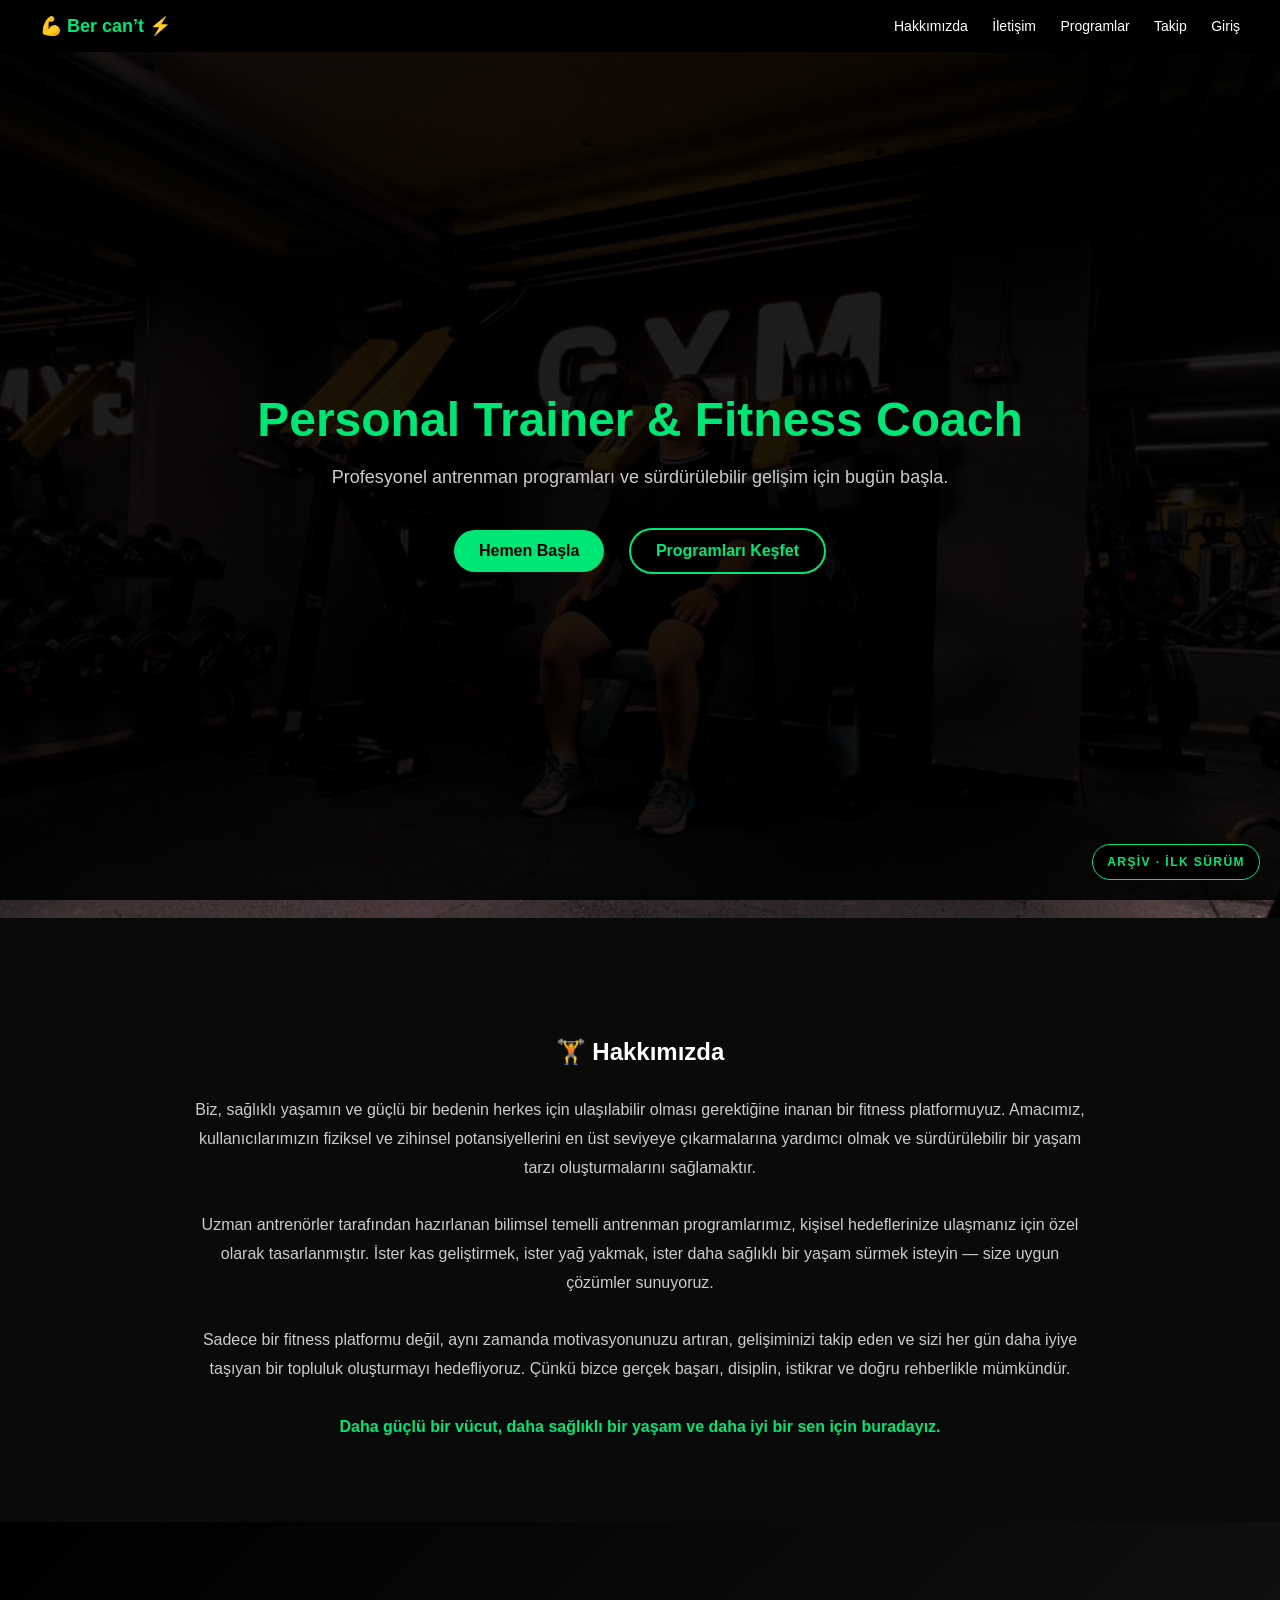
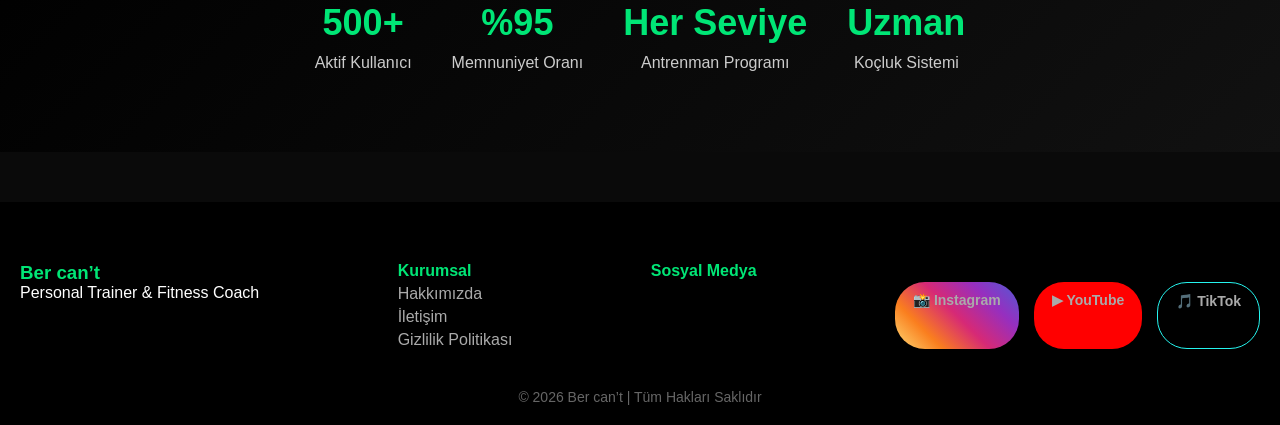
<file: legacy/bercant-old/index.html>
<!DOCTYPE html>
<html lang="tr">
<head>
  <title>Ber cant Fitness | Kişisel Antrenör & Fitness Programları</title>

<meta name="description" content="Profesyonel fitness programları, yağ yakımı, kas geliştirme ve kişisel koçluk hizmetleri. Ber cant Fitness ile dönüşümünü başlat.">

<meta name="keywords" content="fitness programı, kişisel antrenör, kas geliştirme, yağ yakımı, gym programı">

<meta name="author" content="Ber cant Fitness">
<meta charset="UTF-8">
<meta name="viewport" content="width=device-width, initial-scale=1.0">
<title>Ber can’t | Fitness</title>
<link rel="stylesheet" href="style.css">
google-site-verification: google1826c0932ad43b4c.html
  <meta name="google-site-verification" content="YvSmqglA-rH3ZD7hjoHxrfYDNNuNLMQrNJUL5vMfoBs" />
<style>
/* MODAL */
.modal{
  display:none;
  position:fixed;
  z-index:2000;
  left:0;
  top:0;
  width:100%;
  height:100%;
  background:rgba(0,0,0,0.8);
  overflow:auto;
}

.modal-content{
  background:#111;
  margin:5% auto;
  padding:30px;
  width:90%;
  max-width:900px;
  border-radius:15px;
  color:#ccc;
}

.close{
  float:right;
  font-size:28px;
  cursor:pointer;
  color:#00e676;
}
.close:hover{
  color:white;
}

.modal h3{
  color:#00e676;
  margin-top:20px;
}
</style>
<meta name="google-site-verification" content="ViAn9hdyofAd85m4v9vV7T5mfbZ5nt5FrDTpn2psRis" />

<style>
html,body{pointer-events:none!important;user-select:none}
body:after{content:"ARŞİV · İLK SÜRÜM";position:fixed;right:20px;bottom:20px;z-index:9999;background:#000;color:#00e676;border:1px solid #00e676;padding:10px 14px;border-radius:999px;font:700 12px Arial;letter-spacing:.12em}
</style>
</head>
<body>

<!-- NAVBAR -->
<div class="navbar">
  <a href="index.html" class="logo">💪 Ber can’t ⚡</a>
  <div class="nav-links">
    <a href="#hakkimizda">Hakkımızda</a>
    <a href="#" >İletişim</a>
    <a href="#">Programlar</a>
    <a href="#">Takip</a>
    <a href="#">Giriş</a>
  </div>
</div>

<!-- HERO -->
<section style="
    min-height:100vh;
    display:flex;
    flex-direction:column;
    justify-content:center;
    align-items:center;
    text-align:center;
    background-image: url('hero.jpeg'); /* Buraya kendi resim yolunu yaz */
    background-size: cover;
    background-position: center;
    background-repeat: no-repeat;
">
  <h1 style="font-size:48px;color:#00e676;">Personal Trainer & Fitness Coach</h1>
  <p style="max-width:700px;margin-top:20px;color:#ccc;font-size:18px;">
    Profesyonel antrenman programları ve sürdürülebilir gelişim için bugün başla.
  </p>
  <div style="margin-top:30px;">
    <a href="#" class="btn btn-primary">Hemen Başla</a>
    <a href="#" class="btn btn-outline">Programları Keşfet</a>
  </div>
</section>
<section id="hakkimizda">
  <h2>🏋️ Hakkımızda</h2>
  <div style="max-width:900px;margin:auto;margin-top:30px;line-height:1.8;color:#ccc;">
    
    <p>
      Biz, sağlıklı yaşamın ve güçlü bir bedenin herkes için ulaşılabilir olması
      gerektiğine inanan bir fitness platformuyuz. Amacımız, kullanıcılarımızın
      fiziksel ve zihinsel potansiyellerini en üst seviyeye çıkarmalarına yardımcı
      olmak ve sürdürülebilir bir yaşam tarzı oluşturmalarını sağlamaktır.
    </p>

    <br>

    <p>
      Uzman antrenörler tarafından hazırlanan bilimsel temelli antrenman
      programlarımız, kişisel hedeflerinize ulaşmanız için özel olarak
      tasarlanmıştır. İster kas geliştirmek, ister yağ yakmak,
      ister daha sağlıklı bir yaşam sürmek isteyin — size uygun çözümler sunuyoruz.
    </p>

    <br>

    <p>
      Sadece bir fitness platformu değil, aynı zamanda motivasyonunuzu artıran,
      gelişiminizi takip eden ve sizi her gün daha iyiye taşıyan bir topluluk
      oluşturmayı hedefliyoruz. Çünkü bizce gerçek başarı,
      disiplin, istikrar ve doğru rehberlikle mümkündür.
    </p>

    <br>

    <p style="color:#00e676;font-weight:bold;">
      Daha güçlü bir vücut, daha sağlıklı bir yaşam ve daha iyi bir sen için buradayız.
    </p>

  </div>
</section>


<!-- MODAL -->
<div id="infoModal" class="modal">
  <div class="modal-content">
    <span class="close" >&times;</span>

    <h2>📩 İletişim</h2>
    <p>
      <strong style="color:#00e676;">yenelberkant@gmail.com</strong><br>
      <strong style="color:#00e676;">efecanberber3@gmail.com</strong>
    </p>

    <hr style="margin:30px 0;border:1px solid #222;">

    <h3>🔒 Gizlilik Politikası</h3>
    <p>6698 sayılı KVKK kapsamında kişisel veriler korunmaktadır.</p>
    <ul>
      <li>Ad, Soyad</li>
      <li>E-posta</li>
      <li>IP & Cihaz bilgileri</li>
    </ul>

    <h3>📜 Kullanım Şartları</h3>
    <p>Siteyi kullanarak şartları kabul etmiş sayılırsınız.</p>

    <h3>👤 Üyelik Sözleşmesi</h3>
    <p>Üyelik kişiye özeldir ve hesap paylaşımı yasaktır.</p>

    <h3>🍪 Çerez Politikası</h3>
    <p>Çerezler kullanıcı deneyimini iyileştirmek için kullanılır.</p>

  </div>
</div>
<!-- ISTATISTIK -->
<section class="stats-section">

  <div class="stats-grid">

    <div class="stat-item">
      <h2>500+</h2>
      <p>Aktif Kullanıcı</p>
    </div>

    <div class="stat-item">
      <h2>%95</h2>
      <p>Memnuniyet Oranı</p>
    </div>

    <div class="stat-item">
      <h2>Her Seviye</h2>
      <p>Antrenman Programı</p>
    </div>

    <div class="stat-item">
      <h2>Uzman</h2>
      <p>Koçluk Sistemi</p>
    </div>

  </div>

</section>

<!-- FOOTER -->
<footer class="footer">

  <div class="footer-grid">

    <div>
      <h3>Ber can’t</h3>
      <p>Personal Trainer & Fitness Coach</p>
    </div>

    <div>
      <h4>Kurumsal</h4>
      <p><a href="#">Hakkımızda</a></p>
      <p><a href="#">İletişim</a></p>
      <p><a href="#">Gizlilik Politikası</a></p>
    </div>
  <h4>Sosyal Medya</h4>

  <div class="social-buttons">

    <a href="https://www.instagram.com/bybercant/" 
       target="_blank" 
       class="social-btn instagram">
       📸 Instagram
    </a>

    <a href="https://www.youtube.com/@bybercantt" 
       target="_blank" 
       class="social-btn youtube">
       ▶ YouTube
    </a>

    <a href="https://www.tiktok.com/@bybercanty?refer=creator_embed" 
       target="_blank" 
       class="social-btn tiktok">
       🎵 TikTok
    </a>

  </div>
</div>

    </div>
  </div>
  <div class="footer-bottom">
    © 2026 Ber can’t | Tüm Hakları Saklıdır
  </div>
</footer>



</body>
</html>
</file>
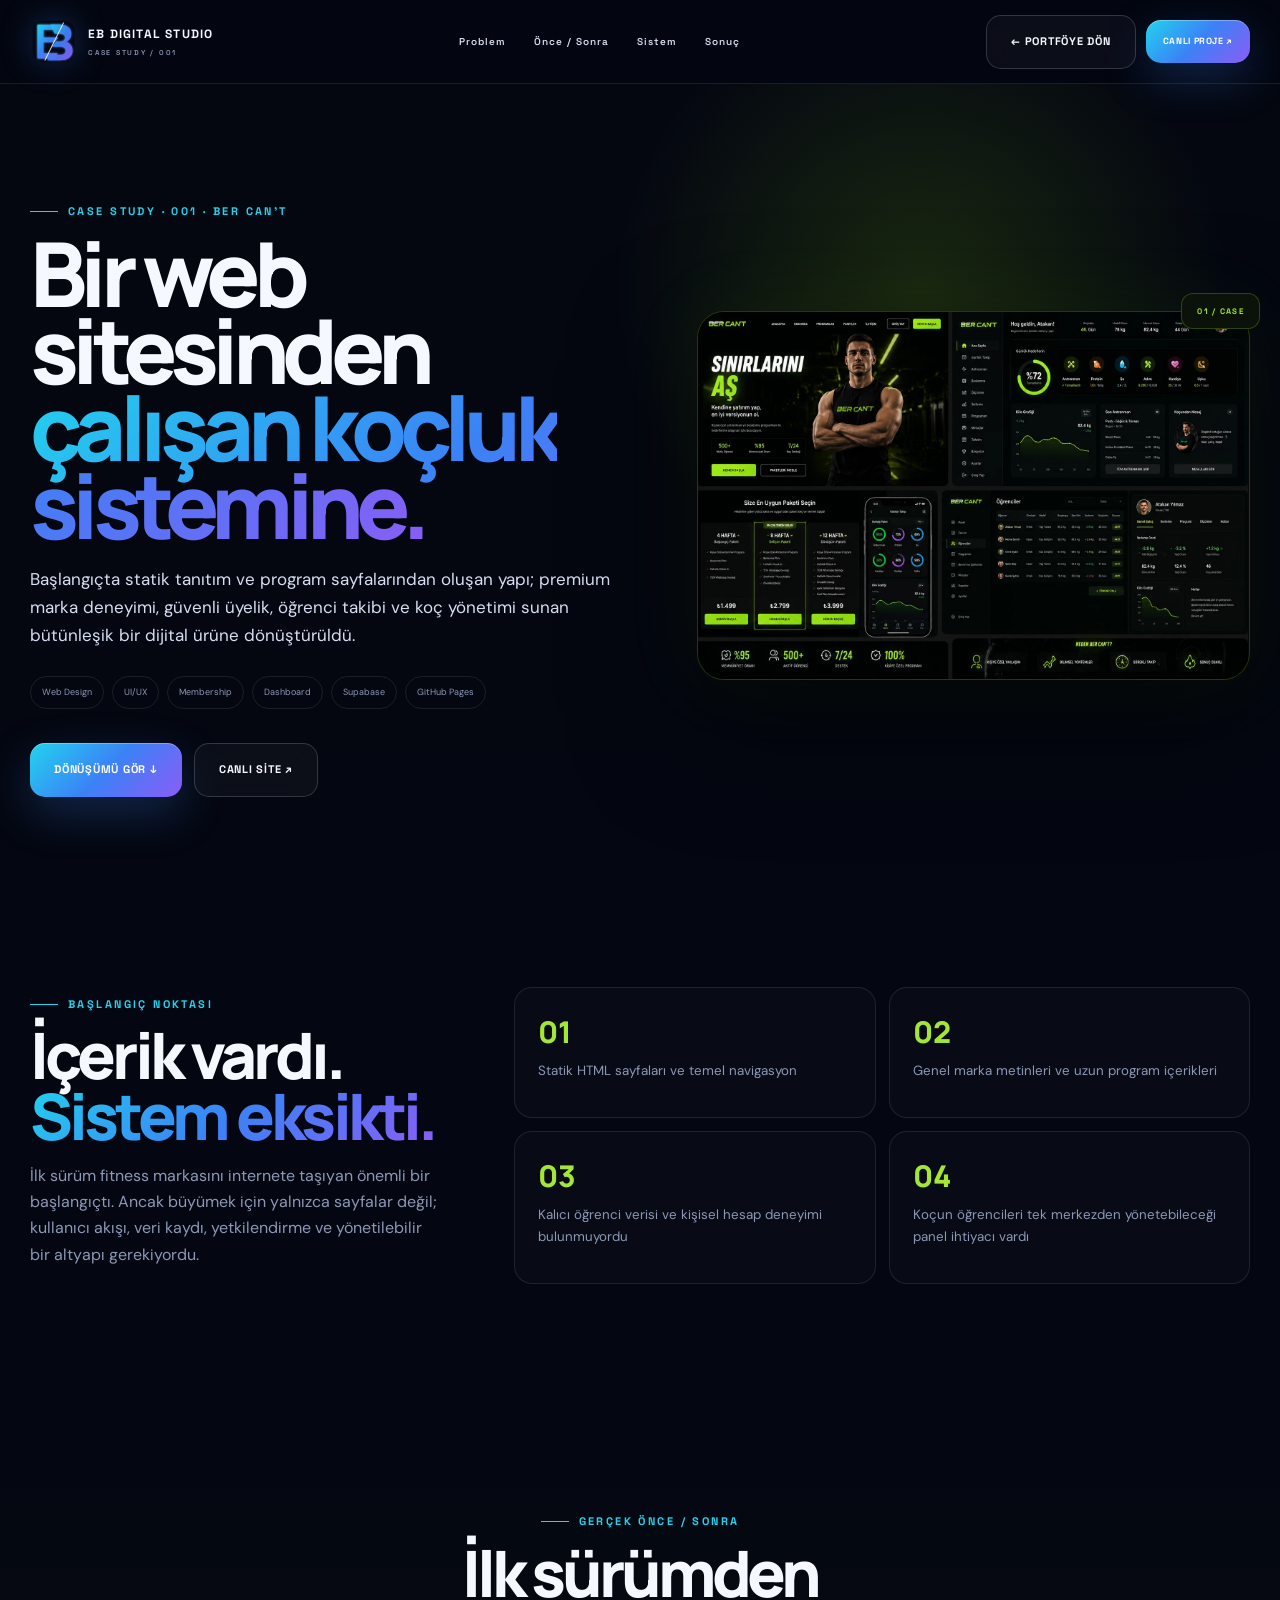
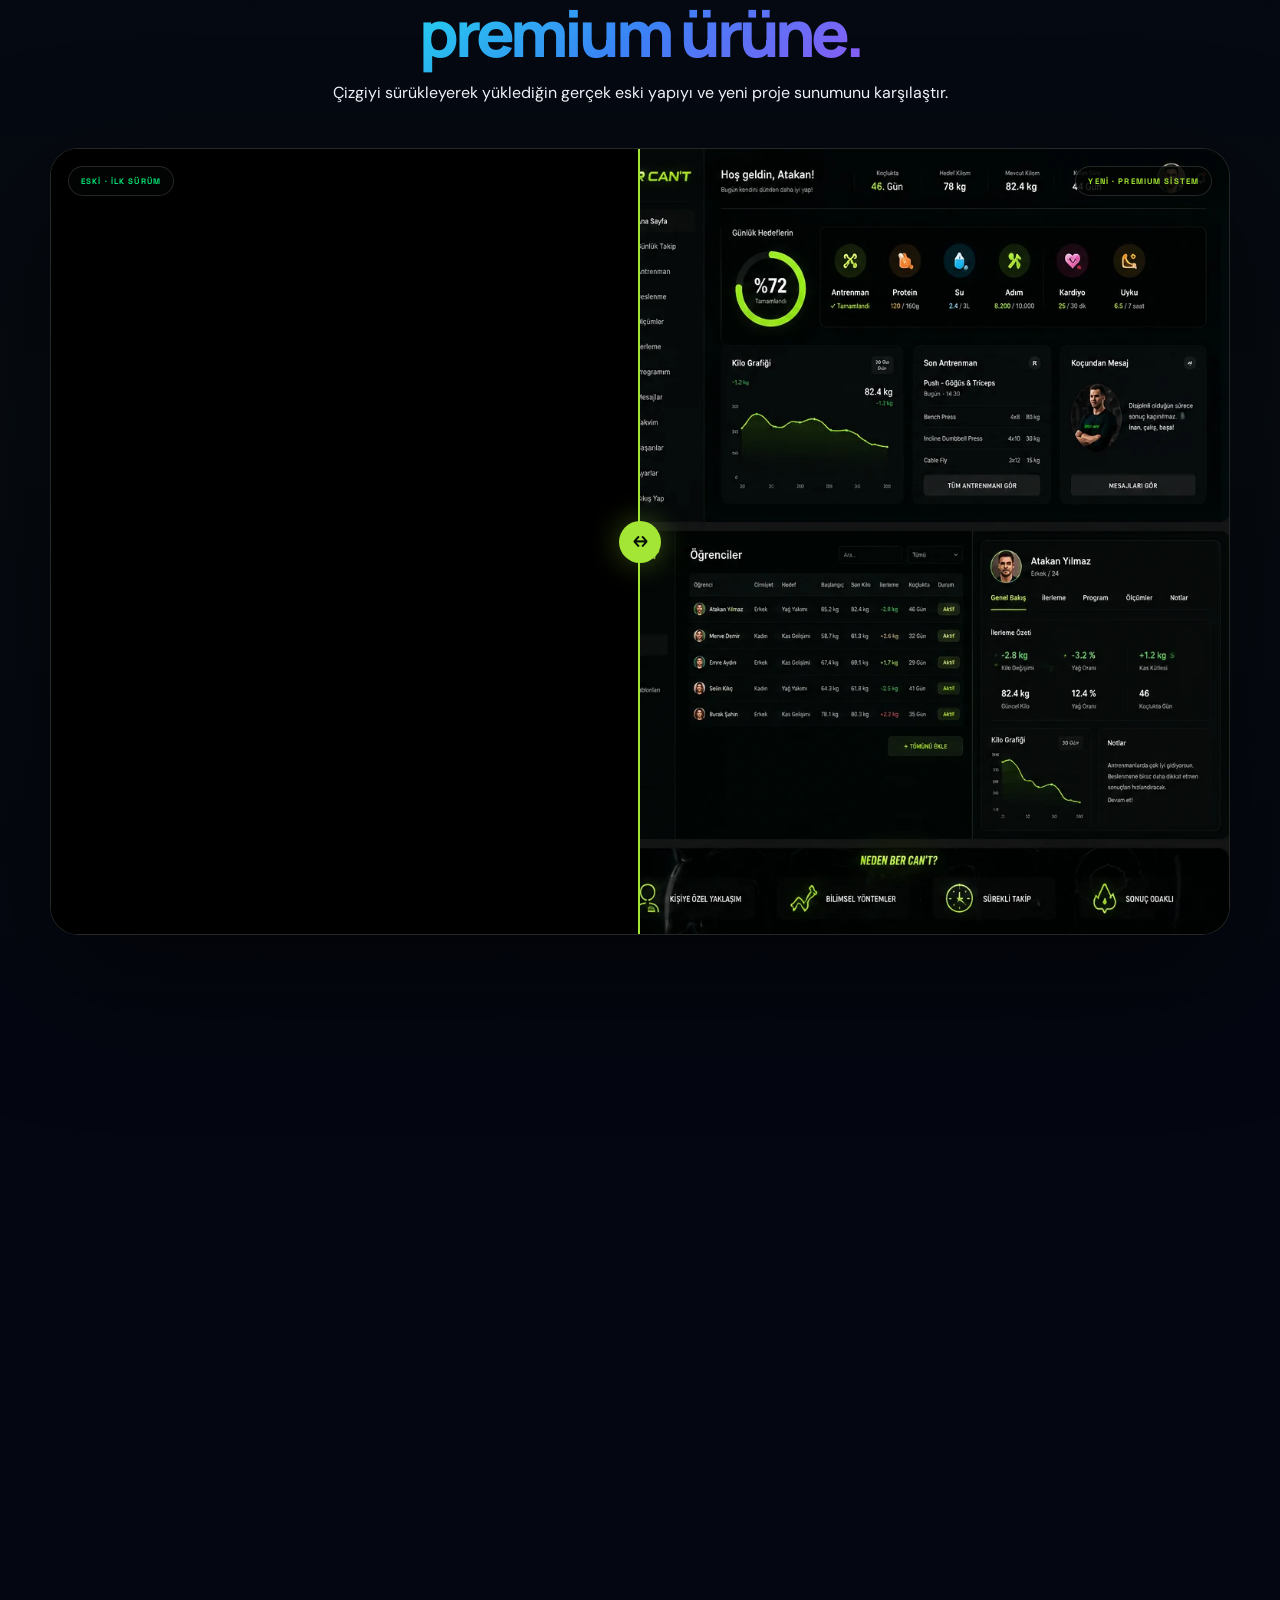
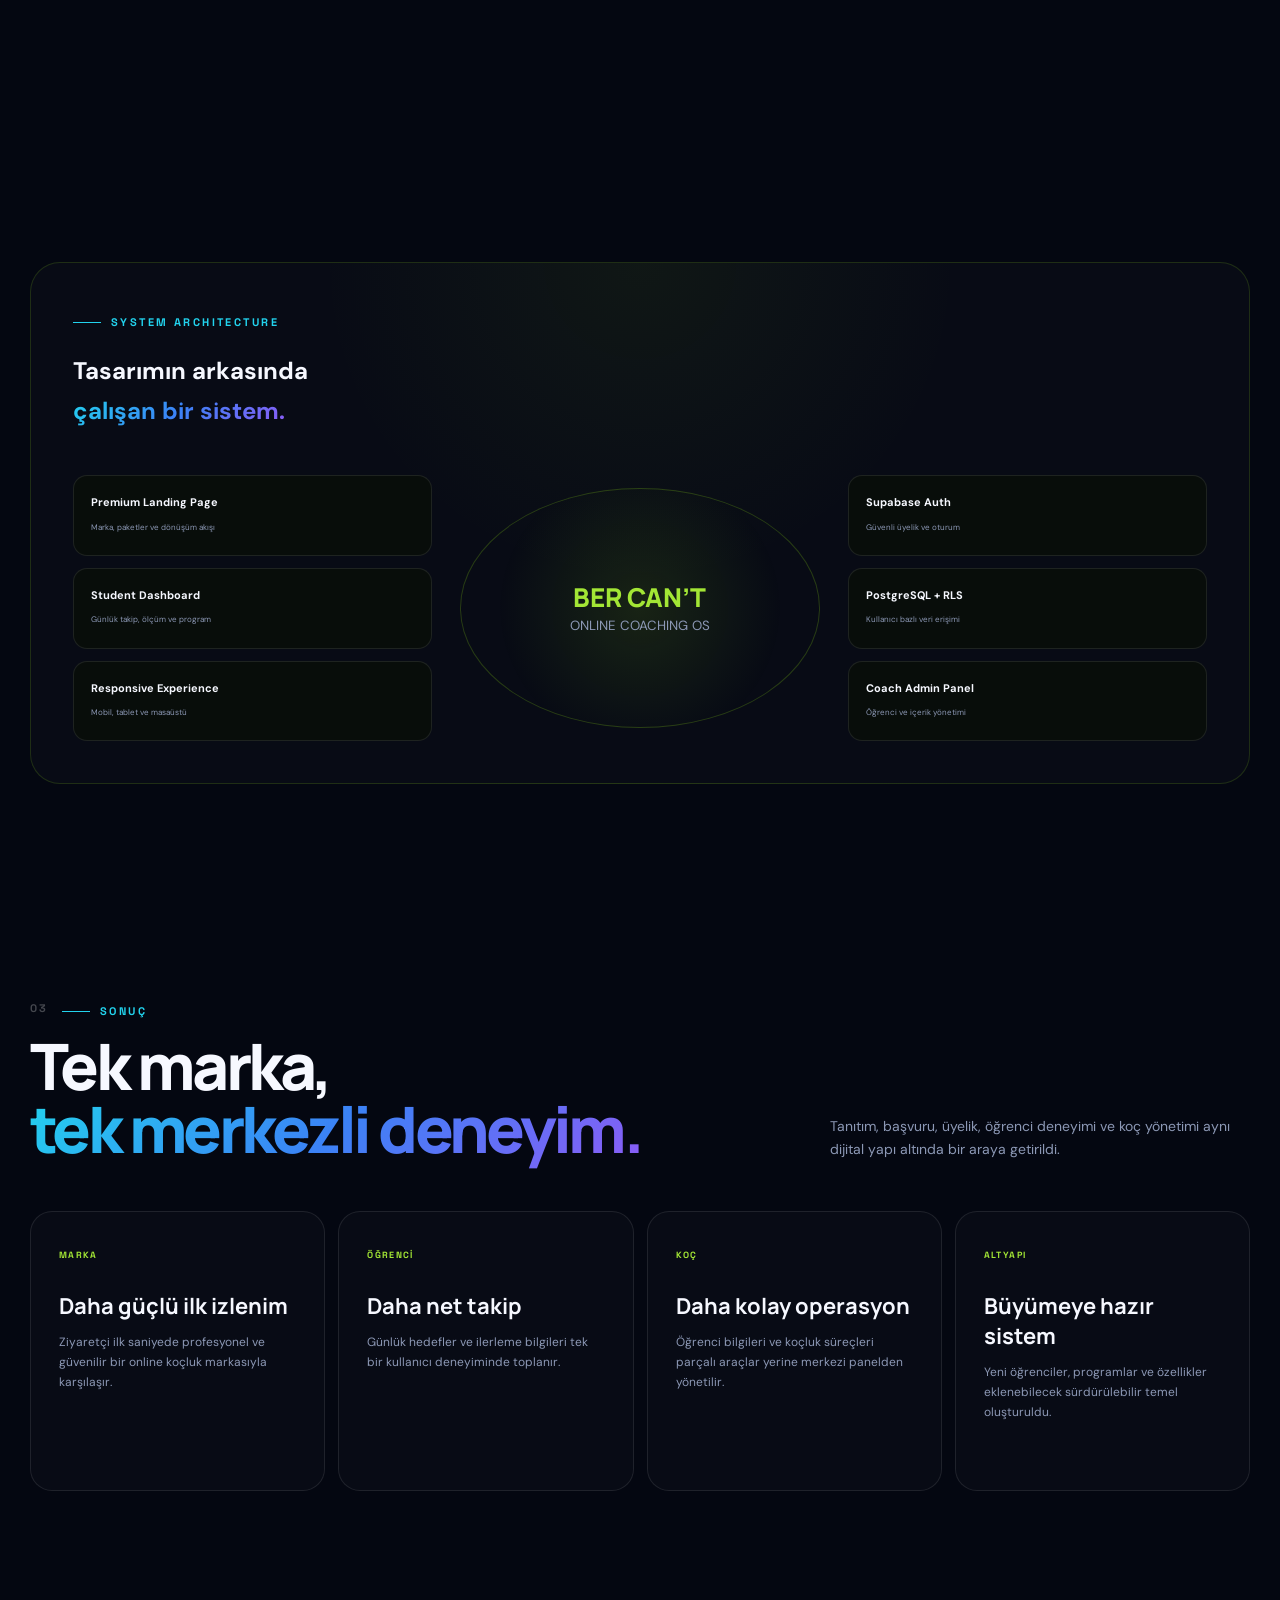
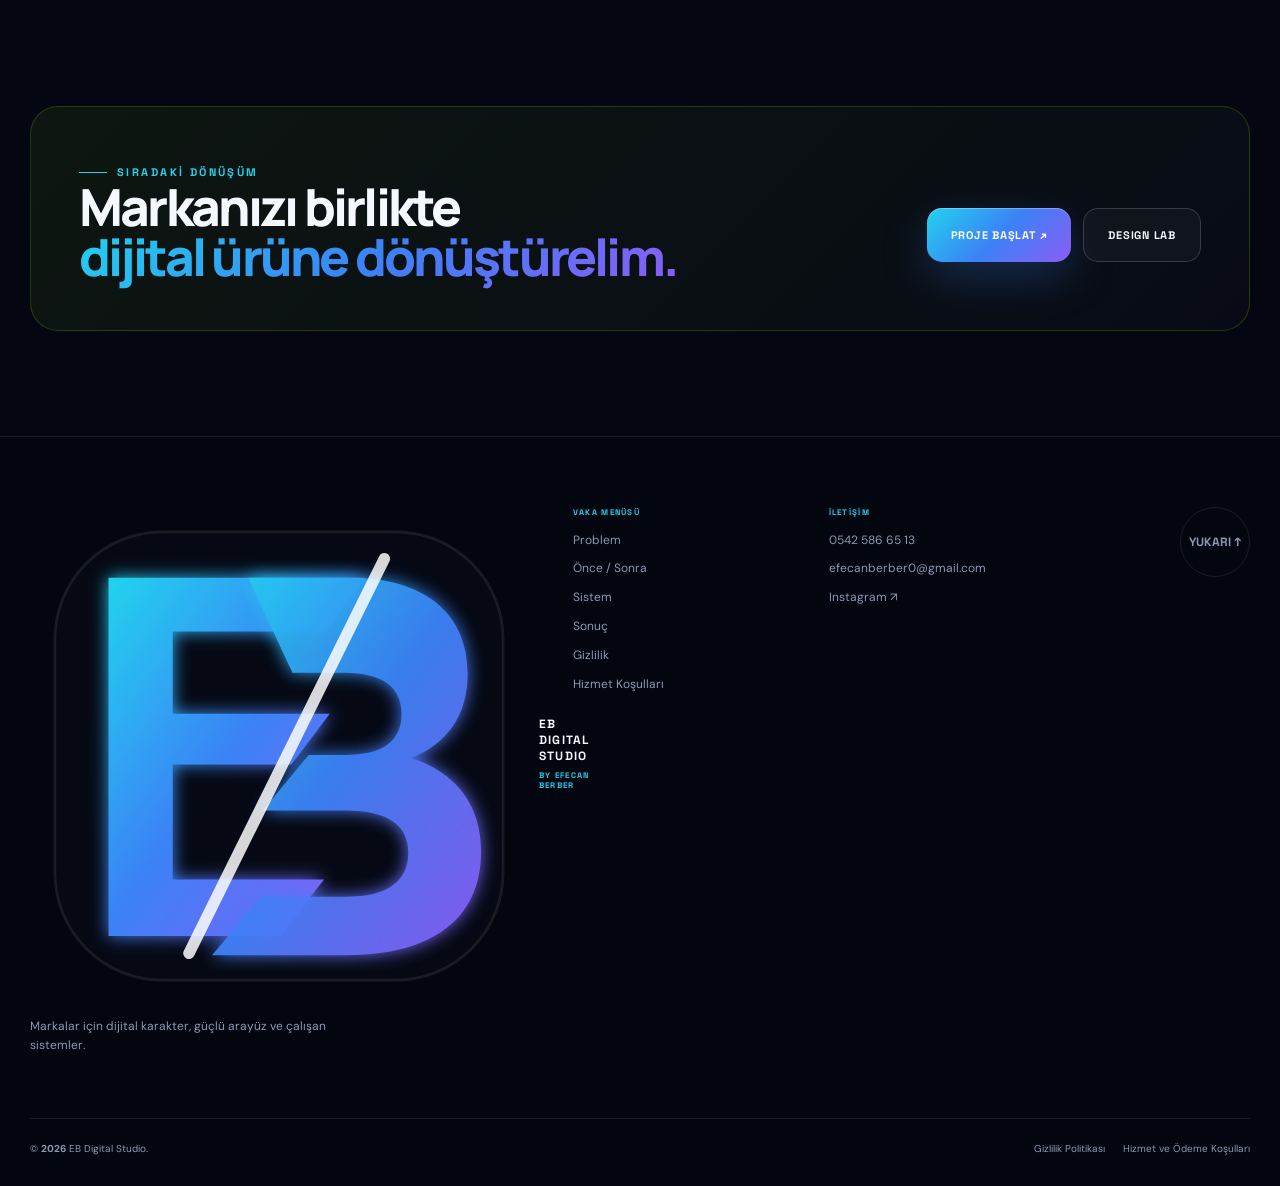
<file: case-study-bercant.html>
<!doctype html>
<html lang="tr" data-theme="ocean" data-motion="full">
<head>
  <meta charset="utf-8">
  <meta name="viewport" content="width=device-width,initial-scale=1,viewport-fit=cover">
  <meta name="theme-color" content="#050814">
  <link rel="canonical" href="https://ebdigitalstudio.com.tr/case-study-bercant.html">
  <title>Ber Can’t Online Coaching Vaka Çalışması | EB Digital Studio</title>
  <meta name="description" content="Ber Can’t markasının statik fitness sitesinden üyelik, öğrenci takibi, admin paneli ve Supabase altyapısı bulunan premium online koçluk sistemine dönüşümünü inceleyin.">
  <meta name="robots" content="index,follow,max-image-preview:large">
  <meta property="og:type" content="article">
  <meta property="og:locale" content="tr_TR">
  <meta property="og:site_name" content="EB Digital Studio">
  <meta property="og:url" content="https://ebdigitalstudio.com.tr/case-study-bercant.html">
  <meta property="og:title" content="Ber Can’t Online Coaching Dönüşümü | EB Digital Studio">
  <meta property="og:description" content="Statik fitness sitesinden üyelik, takip ve yönetim özellikleri olan premium dijital ürüne dönüşüm.">
  <meta property="og:image" content="https://ebdigitalstudio.com.tr/assets/bercant-project.webp">
  <meta property="og:image:alt" content="Ber Can’t premium online coaching web projesi">
  <meta name="twitter:card" content="summary_large_image">
  <meta name="twitter:title" content="Ber Can’t Online Coaching Vaka Çalışması">
  <meta name="twitter:description" content="EB Digital Studio tarafından gerçekleştirilen web tasarım ve yazılım dönüşümü.">
  <meta name="twitter:image" content="https://ebdigitalstudio.com.tr/assets/bercant-project.webp">
  <script type="application/ld+json">
  {
    "@context":"https://schema.org",
    "@type":"CreativeWork",
    "name":"Ber Can’t Premium Online Coaching Vaka Çalışması",
    "url":"https://ebdigitalstudio.com.tr/case-study-bercant.html",
    "image":"https://ebdigitalstudio.com.tr/assets/bercant-project.webp",
    "description":"Ber Can’t markasının statik fitness sitesinden üyelik, öğrenci takibi, admin paneli ve Supabase altyapısı bulunan premium online koçluk sistemine dönüşümü.",
    "creator":{
      "@type":"Person",
      "name":"Efecan Berber",
      "url":"https://ebdigitalstudio.com.tr/#about"
    },
    "publisher":{
      "@type":"Organization",
      "name":"EB Digital Studio",
      "url":"https://ebdigitalstudio.com.tr/"
    },
    "inLanguage":"tr-TR"
  }
  </script>
  <link rel="icon" href="assets/logo-ocean.svg" type="image/svg+xml">
  <link rel="preconnect" href="https://fonts.googleapis.com">
  <link rel="preconnect" href="https://fonts.gstatic.com" crossorigin>
  <link href="https://fonts.googleapis.com/css2?family=DM+Sans:wght@400;500;600;700&family=Manrope:wght@500;600;700;800&family=Space+Grotesk:wght@500;600;700&display=swap" rel="stylesheet">
  <script>
    try{
      document.documentElement.dataset.theme=localStorage.getItem('eb-theme')||'ocean';
      document.documentElement.dataset.motion=localStorage.getItem('eb-motion')||'full';
    }catch(e){}
    document.documentElement.classList.add('js');
  </script>
  <link rel="stylesheet" href="css/style.css?v=5.3">
  <link rel="stylesheet" href="css/experience.css?v=5.3">
</head>
<body class="case-page">
  <div class="noise" aria-hidden="true"></div>
  <canvas id="particleCanvas" aria-hidden="true"></canvas>
  <div class="ambient ambient-a" aria-hidden="true"></div>
  <div class="ambient ambient-b" aria-hidden="true"></div>
  <div class="scroll-progress" aria-hidden="true"><span></span></div>

  <div class="cursor-dot" aria-hidden="true"></div>
  <div class="cursor-ring" aria-hidden="true"><span></span></div>

  <header class="site-header scrolled" id="top">
    <div class="container nav-shell">
      <a class="brand" href="index.html" aria-label="EB Digital Studio ana sayfa">
        <img class="brand-mark" src="assets/logo-ocean.svg" data-theme-logo alt="">
        <span><strong>EB DIGITAL STUDIO</strong><small>CASE STUDY / 001</small></span>
      </a>
      <nav class="desktop-nav" aria-label="Vaka çalışması menüsü">
        <a href="#story">Problem</a>
        <a href="#compare">Önce / Sonra</a>
        <a href="#system">Sistem</a>
        <a href="#result">Sonuç</a>
      </nav>
      <div class="nav-actions">
        <a class="button button-secondary" href="index.html#work">← PORTFÖYE DÖN</a>
        <a class="button button-primary nav-cta" href="https://bercant.com.tr" target="_blank" rel="noopener">CANLI PROJE ↗</a>
      </div>
    </div>
  </header>

  <main class="case-main">
    <section class="case-hero">
      <div class="container case-hero-grid">
        <div class="reveal">
          <span class="eyebrow">CASE STUDY · 001 · BER CAN’T</span>
          <h1>Bir web sitesinden<br><span class="gradient-text">çalışan koçluk sistemine.</span></h1>
          <p>Başlangıçta statik tanıtım ve program sayfalarından oluşan yapı; premium marka deneyimi, güvenli üyelik, öğrenci takibi ve koç yönetimi sunan bütünleşik bir dijital ürüne dönüştürüldü.</p>
          <div class="case-meta"><span>Web Design</span><span>UI/UX</span><span>Membership</span><span>Dashboard</span><span>Supabase</span><span>GitHub Pages</span></div>
          <div class="hero-actions"><a class="button button-primary" href="#compare">DÖNÜŞÜMÜ GÖR ↓</a><a class="button button-secondary" href="https://bercant.com.tr" target="_blank" rel="noopener">CANLI SİTE ↗</a></div>
        </div>
        <div class="case-visual reveal" data-delay="100">
          <img src="assets/bercant-project.webp" alt="Ber Can’t premium online koçluk projesi" width="1536" height="1024">
        </div>
      </div>
    </section>

    <section class="case-story" id="story">
      <div class="container case-story-grid">
        <div class="case-sticky reveal">
          <span class="eyebrow">BAŞLANGIÇ NOKTASI</span>
          <h2>İçerik vardı.<br><span class="gradient-text">Sistem eksikti.</span></h2>
          <p>İlk sürüm fitness markasını internete taşıyan önemli bir başlangıçtı. Ancak büyümek için yalnızca sayfalar değil; kullanıcı akışı, veri kaydı, yetkilendirme ve yönetilebilir bir altyapı gerekiyordu.</p>
        </div>
        <div class="case-facts">
          <article class="case-fact reveal"><b>01</b><small>Statik HTML sayfaları ve temel navigasyon</small></article>
          <article class="case-fact reveal" data-delay="45"><b>02</b><small>Genel marka metinleri ve uzun program içerikleri</small></article>
          <article class="case-fact reveal" data-delay="90"><b>03</b><small>Kalıcı öğrenci verisi ve kişisel hesap deneyimi bulunmuyordu</small></article>
          <article class="case-fact reveal" data-delay="135"><b>04</b><small>Koçun öğrencileri tek merkezden yönetebileceği panel ihtiyacı vardı</small></article>
        </div>
      </div>
    </section>

    <section class="compare-section" id="compare">
      <div class="container">
        <div class="compare-head reveal">
          <span class="eyebrow">GERÇEK ÖNCE / SONRA</span>
          <h2>İlk sürümden<br><span class="gradient-text">premium ürüne.</span></h2>
          <p>Çizgiyi sürükleyerek yüklediğin gerçek eski yapıyı ve yeni proje sunumunu karşılaştır.</p>
        </div>
        <div class="compare-shell reveal" data-compare>
          <div class="compare-after">
            <img src="assets/bercant-project.webp" alt="Ber Can’t yeni premium sistem">
            <span class="compare-label after">YENİ · PREMIUM SİSTEM</span>
          </div>
          <div class="compare-before">
            <iframe src="legacy/bercant-old/index.html" title="Ber Can’t ilk site sürümü" sandbox="" loading="lazy"></iframe>
            <span class="compare-label before">ESKİ · İLK SÜRÜM</span>
          </div>
          <div class="compare-handle" aria-hidden="true"><span>↔</span></div>
          <input class="compare-range" type="range" data-cursor="SÜRÜKLE" min="8" max="92" value="50" aria-label="Eski ve yeni görünümü karşılaştır">
        </div>
      </div>
    </section>

    <section class="case-chapters" id="system">
      <div class="container">
        <div class="section-heading reveal">
          <div><span class="section-no">02</span><span class="eyebrow">DÖNÜŞÜM KARARLARI</span><h2>Görsel yenileme değil,<br><span class="gradient-text">ürün dönüşümü.</span></h2></div>
          <p>Her karar, markanın müşteriyi kazanması ve koçun operasyonu yönetebilmesi için alındı.</p>
        </div>
        <div class="chapter-grid">
          <article class="case-chapter reveal"><span>01 · BRAND</span><h3>Premium marka dili</h3><p>Neon yeşil kimlik korunurken; tipografi, boşluk, kart sistemi ve görsel hiyerarşi profesyonel seviyeye taşındı.</p></article>
          <article class="case-chapter reveal" data-delay="45"><span>02 · EXPERIENCE</span><h3>Kişisel öğrenci akışı</h3><p>Giriş yapan öğrenci; hedeflerini, günlük kaydını, ölçümlerini ve kendisine atanan programı tek panelde görür.</p></article>
          <article class="case-chapter reveal" data-delay="90"><span>03 · CONTROL</span><h3>Koç yönetim merkezi</h3><p>Öğrenciler, cinsiyet ve hedef filtreleri, program atamaları, mesajlar ve üyelik süresi merkezi yapıdan yönetilir.</p></article>
          <article class="case-chapter reveal" data-delay="135"><span>04 · DATA</span><h3>Kalıcı ve güvenli veri</h3><p>Supabase Auth, veritabanı ve kullanıcı bazlı erişim kuralları ile statik sayfa gerçek bir uygulamaya dönüştürüldü.</p></article>
        </div>
      </div>
    </section>

    <section class="case-architecture">
      <div class="container architecture-shell reveal">
        <span class="eyebrow">SYSTEM ARCHITECTURE</span>
        <h2>Tasarımın arkasında<br><span class="gradient-text">çalışan bir sistem.</span></h2>
        <div class="architecture-map">
          <div class="architecture-column">
            <div class="architecture-node"><b>Premium Landing Page</b><small>Marka, paketler ve dönüşüm akışı</small></div>
            <div class="architecture-node"><b>Student Dashboard</b><small>Günlük takip, ölçüm ve program</small></div>
            <div class="architecture-node"><b>Responsive Experience</b><small>Mobil, tablet ve masaüstü</small></div>
          </div>
          <div class="architecture-core"><div><strong>BER CAN’T</strong><small>ONLINE COACHING OS</small></div></div>
          <div class="architecture-column">
            <div class="architecture-node"><b>Supabase Auth</b><small>Güvenli üyelik ve oturum</small></div>
            <div class="architecture-node"><b>PostgreSQL + RLS</b><small>Kullanıcı bazlı veri erişimi</small></div>
            <div class="architecture-node"><b>Coach Admin Panel</b><small>Öğrenci ve içerik yönetimi</small></div>
          </div>
        </div>
      </div>
    </section>

    <section class="case-chapters" id="result">
      <div class="container">
        <div class="section-heading reveal">
          <div><span class="section-no">03</span><span class="eyebrow">SONUÇ</span><h2>Tek marka,<br><span class="gradient-text">tek merkezli deneyim.</span></h2></div>
          <p>Tanıtım, başvuru, üyelik, öğrenci deneyimi ve koç yönetimi aynı dijital yapı altında bir araya getirildi.</p>
        </div>
        <div class="chapter-grid">
          <article class="case-chapter reveal"><span>MARKA</span><h3>Daha güçlü ilk izlenim</h3><p>Ziyaretçi ilk saniyede profesyonel ve güvenilir bir online koçluk markasıyla karşılaşır.</p></article>
          <article class="case-chapter reveal" data-delay="45"><span>ÖĞRENCİ</span><h3>Daha net takip</h3><p>Günlük hedefler ve ilerleme bilgileri tek bir kullanıcı deneyiminde toplanır.</p></article>
          <article class="case-chapter reveal" data-delay="90"><span>KOÇ</span><h3>Daha kolay operasyon</h3><p>Öğrenci bilgileri ve koçluk süreçleri parçalı araçlar yerine merkezi panelden yönetilir.</p></article>
          <article class="case-chapter reveal" data-delay="135"><span>ALTYAPI</span><h3>Büyümeye hazır sistem</h3><p>Yeni öğrenciler, programlar ve özellikler eklenebilecek sürdürülebilir temel oluşturuldu.</p></article>
        </div>
      </div>
    </section>

    <section class="case-cta">
      <div class="container case-cta-shell reveal">
        <div><span class="eyebrow">SIRADAKİ DÖNÜŞÜM</span><h2>Markanızı birlikte<br><span class="gradient-text">dijital ürüne dönüştürelim.</span></h2></div>
        <div class="hero-actions"><a class="button button-primary" href="index.html#contact">PROJE BAŞLAT ↗</a><a class="button button-secondary" href="index.html#lab">DESIGN LAB</a></div>
      </div>
    </section>
  </main>

  <footer class="site-footer">
    <div class="container footer-grid">
      <div class="footer-brand"><a class="brand" href="index.html"><img src="assets/logo-ocean.svg" data-theme-logo alt=""><span><strong>EB DIGITAL STUDIO</strong><small>BY EFECAN BERBER</small></span></a><p>Markalar için dijital karakter, güçlü arayüz ve çalışan sistemler.</p></div>
      <div><small>VAKA MENÜSÜ</small><a href="#story">Problem</a><a href="#compare">Önce / Sonra</a><a href="#system">Sistem</a><a href="#result">Sonuç</a><a href="gizlilik-politikasi.html">Gizlilik</a><a href="hizmet-ve-odeme-kosullari.html">Hizmet Koşulları</a></div>
      <div><small>İLETİŞİM</small><a href="tel:+905425866513">0542 586 65 13</a><a href="mailto:efecanberber0@gmail.com">efecanberber0@gmail.com</a><a href="https://www.instagram.com/ebdigitalstudioffical/" target="_blank" rel="noopener noreferrer">Instagram ↗</a></div>
      <a class="to-top" href="#top">YUKARI ↑</a>
    </div>
    <div class="container footer-bottom"><span>© <b id="year"></b> EB Digital Studio.</span><span class="footer-legal-links"><a href="gizlilik-politikasi.html">Gizlilik Politikası</a><a href="hizmet-ve-odeme-kosullari.html">Hizmet ve Ödeme Koşulları</a></span></div>
  </footer>

  <script src="js/app.js?v=5.3" defer></script>
  <script src="js/experience.js?v=5.3" defer></script>
</body>
</html>
</file>
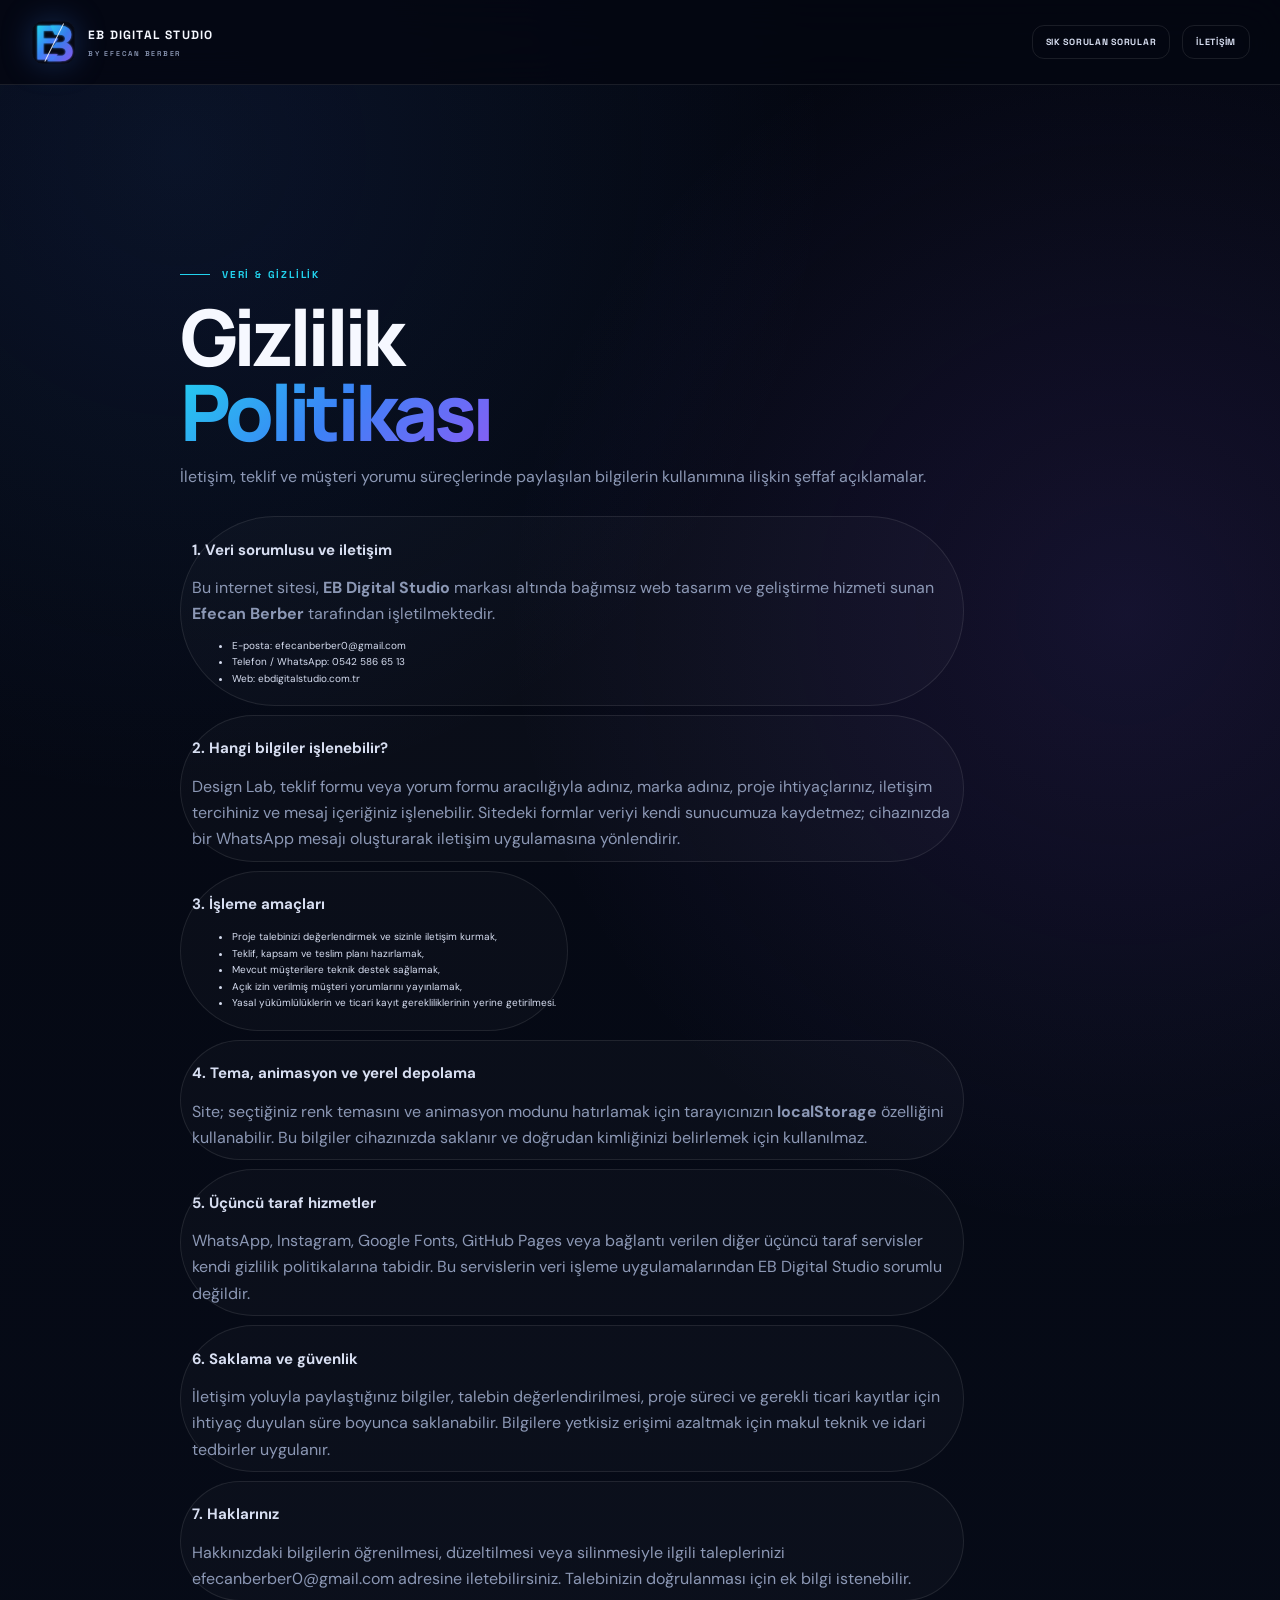
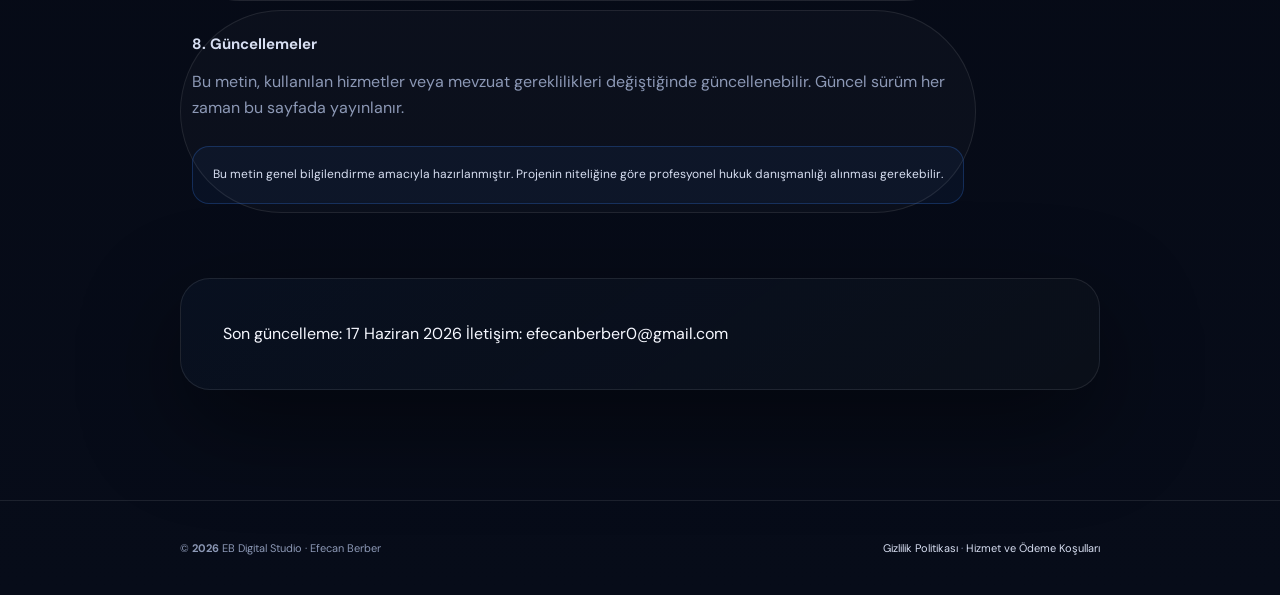
<file: gizlilik-politikasi.html>
<!doctype html>
<html lang="tr" data-theme="ocean">
<head>
  <meta charset="utf-8">
  <meta name="viewport" content="width=device-width,initial-scale=1,viewport-fit=cover">
  <meta name="theme-color" content="#050814">
  <link rel="preconnect" href="https://fonts.googleapis.com">
  <link rel="preconnect" href="https://fonts.gstatic.com" crossorigin>
  <link href="https://fonts.googleapis.com/css2?family=DM+Sans:wght@400;500;600;700&family=Manrope:wght@500;600;700;800&family=Space+Grotesk:wght@500;600;700&display=swap" rel="stylesheet">
  <link rel="stylesheet" href="css/style.css?v=5.3">
  <link rel="stylesheet" href="css/legal.css?v=5.3">
  <link rel="icon" href="assets/logo-ocean.svg" type="image/svg+xml">
  <title>Gizlilik Politikası | EB Digital Studio</title>
  <meta name="description" content="EB Digital Studio internet sitesi ve iletişim süreçlerinde kişisel verilerin nasıl işlendiğini açıklayan gizlilik politikası.">
  <meta name="robots" content="index,follow">
  <link rel="canonical" href="https://ebdigitalstudio.com.tr/gizlilik-politikasi.html">
  <meta property="og:type" content="website">
  <meta property="og:title" content="Gizlilik Politikası | EB Digital Studio">
  <meta property="og:description" content="EB Digital Studio internet sitesi ve iletişim süreçlerinde kişisel verilerin nasıl işlendiğini açıklayan gizlilik politikası.">
  <meta property="og:url" content="https://ebdigitalstudio.com.tr/gizlilik-politikasi.html">
  <meta property="og:image" content="https://ebdigitalstudio.com.tr/assets/og-image.jpg">
  <script type="application/ld+json">{
  "@context": "https://schema.org",
  "@type": "WebPage",
  "name": "Gizlilik Politikası",
  "url": "https://ebdigitalstudio.com.tr/gizlilik-politikasi.html",
  "description": "EB Digital Studio internet sitesi ve iletişim süreçlerinde kişisel verilerin nasıl işlendiğini açıklayan gizlilik politikası.",
  "isPartOf": {
    "@id": "https://ebdigitalstudio.com.tr/#website"
  },
  "publisher": {
    "@id": "https://ebdigitalstudio.com.tr/#organization"
  }
}</script>
</head>
<body>
  <nav class="legal-nav">
    <div class="container">
      <a class="brand" href="index.html"><img class="brand-mark" src="assets/logo-ocean.svg" data-theme-logo alt=""><span><strong>EB DIGITAL STUDIO</strong><small>BY EFECAN BERBER</small></span></a>
      <div class="legal-nav-links"><a href="index.html#faq">SIK SORULAN SORULAR</a><a href="index.html#contact">İLETİŞİM</a></div>
    </div>
  </nav>
  <main class="legal-page">
    <header class="legal-hero"><div class="container"><span class="legal-kicker">VERİ & GİZLİLİK</span><h1>Gizlilik<br><span class="gradient-text">Politikası</span></h1><p>İletişim, teklif ve müşteri yorumu süreçlerinde paylaşılan bilgilerin kullanımına ilişkin şeffaf açıklamalar.</p><div class="legal-meta"><span><section><h2>1. Veri sorumlusu ve iletişim</h2><p>Bu internet sitesi, <strong>EB Digital Studio</strong> markası altında bağımsız web tasarım ve geliştirme hizmeti sunan <strong>Efecan Berber</strong> tarafından işletilmektedir.</p><ul><li>E-posta: <a href="mailto:efecanberber0@gmail.com">efecanberber0@gmail.com</a></li><li>Telefon / WhatsApp: <a href="tel:+905425866513">0542 586 65 13</a></li><li>Web: <a href="https://ebdigitalstudio.com.tr/">ebdigitalstudio.com.tr</a></li></ul></section></span><span><section><h2>2. Hangi bilgiler işlenebilir?</h2><p>Design Lab, teklif formu veya yorum formu aracılığıyla adınız, marka adınız, proje ihtiyaçlarınız, iletişim tercihiniz ve mesaj içeriğiniz işlenebilir. Sitedeki formlar veriyi kendi sunucumuza kaydetmez; cihazınızda bir WhatsApp mesajı oluşturarak iletişim uygulamasına yönlendirir.</p></section></span><span><section><h2>3. İşleme amaçları</h2><ul><li>Proje talebinizi değerlendirmek ve sizinle iletişim kurmak,</li><li>Teklif, kapsam ve teslim planı hazırlamak,</li><li>Mevcut müşterilere teknik destek sağlamak,</li><li>Açık izin verilmiş müşteri yorumlarını yayınlamak,</li><li>Yasal yükümlülüklerin ve ticari kayıt gerekliliklerinin yerine getirilmesi.</li></ul></section></span><span><section><h2>4. Tema, animasyon ve yerel depolama</h2><p>Site; seçtiğiniz renk temasını ve animasyon modunu hatırlamak için tarayıcınızın <strong>localStorage</strong> özelliğini kullanabilir. Bu bilgiler cihazınızda saklanır ve doğrudan kimliğinizi belirlemek için kullanılmaz.</p></section></span><span><section><h2>5. Üçüncü taraf hizmetler</h2><p>WhatsApp, Instagram, Google Fonts, GitHub Pages veya bağlantı verilen diğer üçüncü taraf servisler kendi gizlilik politikalarına tabidir. Bu servislerin veri işleme uygulamalarından EB Digital Studio sorumlu değildir.</p></section></span><span><section><h2>6. Saklama ve güvenlik</h2><p>İletişim yoluyla paylaştığınız bilgiler, talebin değerlendirilmesi, proje süreci ve gerekli ticari kayıtlar için ihtiyaç duyulan süre boyunca saklanabilir. Bilgilere yetkisiz erişimi azaltmak için makul teknik ve idari tedbirler uygulanır.</p></section></span><span><section><h2>7. Haklarınız</h2><p>Hakkınızdaki bilgilerin öğrenilmesi, düzeltilmesi veya silinmesiyle ilgili taleplerinizi <a href="mailto:efecanberber0@gmail.com">efecanberber0@gmail.com</a> adresine iletebilirsiniz. Talebinizin doğrulanması için ek bilgi istenebilir.</p></section></span><span><section><h2>8. Güncellemeler</h2><p>Bu metin, kullanılan hizmetler veya mevzuat gereklilikleri değiştiğinde güncellenebilir. Güncel sürüm her zaman bu sayfada yayınlanır.</p><div class="legal-notice">Bu metin genel bilgilendirme amacıyla hazırlanmıştır. Projenin niteliğine göre profesyonel hukuk danışmanlığı alınması gerekebilir.</div></section></span></div></div></header>
    <div class="legal-content"><div class="container"><article class="legal-card">Son güncelleme: 17 Haziran 2026
İletişim: efecanberber0@gmail.com</article></div></div>
  </main>
  <footer class="legal-footer"><div class="container"><span>© <b data-year></b> EB Digital Studio · Efecan Berber</span><span><a href="gizlilik-politikasi.html">Gizlilik Politikası</a> · <a href="hizmet-ve-odeme-kosullari.html">Hizmet ve Ödeme Koşulları</a></span></div></footer>
  <script src="js/legal.js?v=5.3" defer></script>
</body>
</html>
</file>
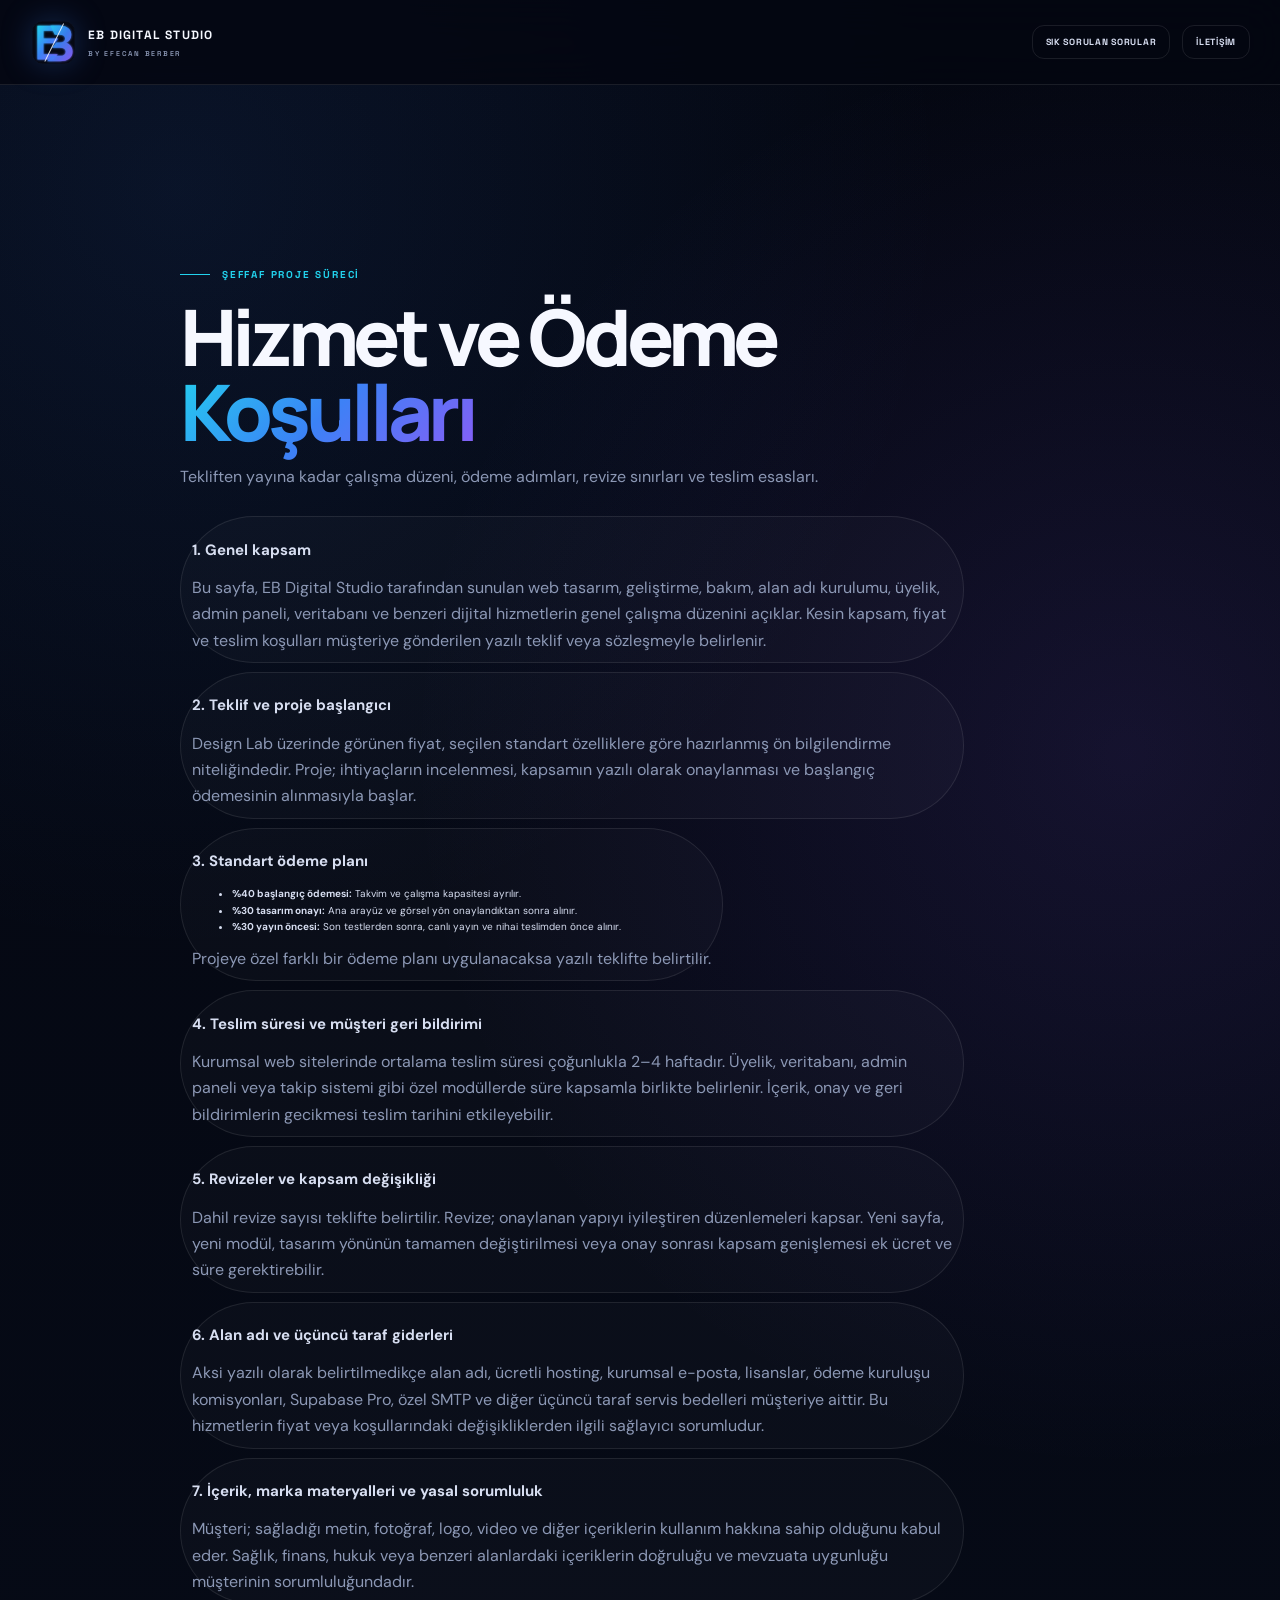
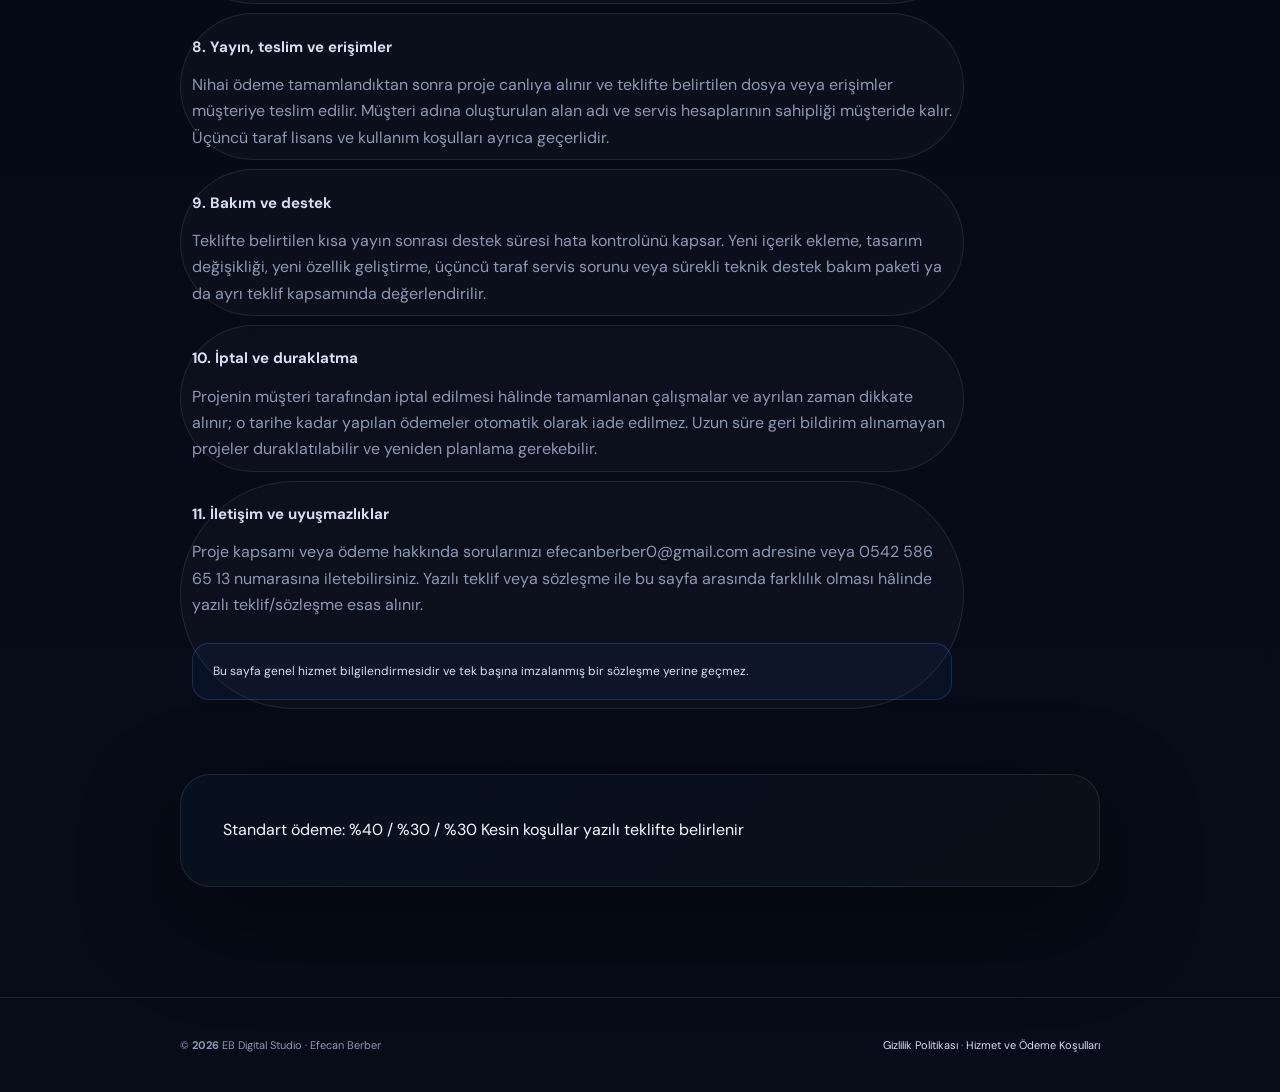
<file: hizmet-ve-odeme-kosullari.html>
<!doctype html>
<html lang="tr" data-theme="ocean">
<head>
  <meta charset="utf-8">
  <meta name="viewport" content="width=device-width,initial-scale=1,viewport-fit=cover">
  <meta name="theme-color" content="#050814">
  <link rel="preconnect" href="https://fonts.googleapis.com">
  <link rel="preconnect" href="https://fonts.gstatic.com" crossorigin>
  <link href="https://fonts.googleapis.com/css2?family=DM+Sans:wght@400;500;600;700&family=Manrope:wght@500;600;700;800&family=Space+Grotesk:wght@500;600;700&display=swap" rel="stylesheet">
  <link rel="stylesheet" href="css/style.css?v=5.3">
  <link rel="stylesheet" href="css/legal.css?v=5.3">
  <link rel="icon" href="assets/logo-ocean.svg" type="image/svg+xml">
  <title>Hizmet ve Ödeme Koşulları | EB Digital Studio</title>
  <meta name="description" content="EB Digital Studio web tasarım ve yazılım projelerinde kapsam, ödeme, revize, teslim, bakım ve üçüncü taraf giderlerine ilişkin genel koşullar.">
  <meta name="robots" content="index,follow">
  <link rel="canonical" href="https://ebdigitalstudio.com.tr/hizmet-ve-odeme-kosullari.html">
  <meta property="og:type" content="website">
  <meta property="og:title" content="Hizmet ve Ödeme Koşulları | EB Digital Studio">
  <meta property="og:description" content="EB Digital Studio web tasarım ve yazılım projelerinde kapsam, ödeme, revize, teslim, bakım ve üçüncü taraf giderlerine ilişkin genel koşullar.">
  <meta property="og:url" content="https://ebdigitalstudio.com.tr/hizmet-ve-odeme-kosullari.html">
  <meta property="og:image" content="https://ebdigitalstudio.com.tr/assets/og-image.jpg">
  <script type="application/ld+json">{
  "@context": "https://schema.org",
  "@type": "WebPage",
  "name": "Hizmet ve Ödeme Koşulları",
  "url": "https://ebdigitalstudio.com.tr/hizmet-ve-odeme-kosullari.html",
  "description": "EB Digital Studio web tasarım ve yazılım projelerinde kapsam, ödeme, revize, teslim, bakım ve üçüncü taraf giderlerine ilişkin genel koşullar.",
  "isPartOf": {
    "@id": "https://ebdigitalstudio.com.tr/#website"
  },
  "publisher": {
    "@id": "https://ebdigitalstudio.com.tr/#organization"
  }
}</script>
</head>
<body>
  <nav class="legal-nav">
    <div class="container">
      <a class="brand" href="index.html"><img class="brand-mark" src="assets/logo-ocean.svg" data-theme-logo alt=""><span><strong>EB DIGITAL STUDIO</strong><small>BY EFECAN BERBER</small></span></a>
      <div class="legal-nav-links"><a href="index.html#faq">SIK SORULAN SORULAR</a><a href="index.html#contact">İLETİŞİM</a></div>
    </div>
  </nav>
  <main class="legal-page">
    <header class="legal-hero"><div class="container"><span class="legal-kicker">ŞEFFAF PROJE SÜRECİ</span><h1>Hizmet ve Ödeme<br><span class="gradient-text">Koşulları</span></h1><p>Tekliften yayına kadar çalışma düzeni, ödeme adımları, revize sınırları ve teslim esasları.</p><div class="legal-meta"><span><section><h2>1. Genel kapsam</h2><p>Bu sayfa, EB Digital Studio tarafından sunulan web tasarım, geliştirme, bakım, alan adı kurulumu, üyelik, admin paneli, veritabanı ve benzeri dijital hizmetlerin genel çalışma düzenini açıklar. Kesin kapsam, fiyat ve teslim koşulları müşteriye gönderilen yazılı teklif veya sözleşmeyle belirlenir.</p></section></span><span><section><h2>2. Teklif ve proje başlangıcı</h2><p>Design Lab üzerinde görünen fiyat, seçilen standart özelliklere göre hazırlanmış ön bilgilendirme niteliğindedir. Proje; ihtiyaçların incelenmesi, kapsamın yazılı olarak onaylanması ve başlangıç ödemesinin alınmasıyla başlar.</p></section></span><span><section><h2>3. Standart ödeme planı</h2><ul><li><strong>%40 başlangıç ödemesi:</strong> Takvim ve çalışma kapasitesi ayrılır.</li><li><strong>%30 tasarım onayı:</strong> Ana arayüz ve görsel yön onaylandıktan sonra alınır.</li><li><strong>%30 yayın öncesi:</strong> Son testlerden sonra, canlı yayın ve nihai teslimden önce alınır.</li></ul><p>Projeye özel farklı bir ödeme planı uygulanacaksa yazılı teklifte belirtilir.</p></section></span><span><section><h2>4. Teslim süresi ve müşteri geri bildirimi</h2><p>Kurumsal web sitelerinde ortalama teslim süresi çoğunlukla 2–4 haftadır. Üyelik, veritabanı, admin paneli veya takip sistemi gibi özel modüllerde süre kapsamla birlikte belirlenir. İçerik, onay ve geri bildirimlerin gecikmesi teslim tarihini etkileyebilir.</p></section></span><span><section><h2>5. Revizeler ve kapsam değişikliği</h2><p>Dahil revize sayısı teklifte belirtilir. Revize; onaylanan yapıyı iyileştiren düzenlemeleri kapsar. Yeni sayfa, yeni modül, tasarım yönünün tamamen değiştirilmesi veya onay sonrası kapsam genişlemesi ek ücret ve süre gerektirebilir.</p></section></span><span><section><h2>6. Alan adı ve üçüncü taraf giderleri</h2><p>Aksi yazılı olarak belirtilmedikçe alan adı, ücretli hosting, kurumsal e-posta, lisanslar, ödeme kuruluşu komisyonları, Supabase Pro, özel SMTP ve diğer üçüncü taraf servis bedelleri müşteriye aittir. Bu hizmetlerin fiyat veya koşullarındaki değişikliklerden ilgili sağlayıcı sorumludur.</p></section></span><span><section><h2>7. İçerik, marka materyalleri ve yasal sorumluluk</h2><p>Müşteri; sağladığı metin, fotoğraf, logo, video ve diğer içeriklerin kullanım hakkına sahip olduğunu kabul eder. Sağlık, finans, hukuk veya benzeri alanlardaki içeriklerin doğruluğu ve mevzuata uygunluğu müşterinin sorumluluğundadır.</p></section></span><span><section><h2>8. Yayın, teslim ve erişimler</h2><p>Nihai ödeme tamamlandıktan sonra proje canlıya alınır ve teklifte belirtilen dosya veya erişimler müşteriye teslim edilir. Müşteri adına oluşturulan alan adı ve servis hesaplarının sahipliği müşteride kalır. Üçüncü taraf lisans ve kullanım koşulları ayrıca geçerlidir.</p></section></span><span><section><h2>9. Bakım ve destek</h2><p>Teklifte belirtilen kısa yayın sonrası destek süresi hata kontrolünü kapsar. Yeni içerik ekleme, tasarım değişikliği, yeni özellik geliştirme, üçüncü taraf servis sorunu veya sürekli teknik destek bakım paketi ya da ayrı teklif kapsamında değerlendirilir.</p></section></span><span><section><h2>10. İptal ve duraklatma</h2><p>Projenin müşteri tarafından iptal edilmesi hâlinde tamamlanan çalışmalar ve ayrılan zaman dikkate alınır; o tarihe kadar yapılan ödemeler otomatik olarak iade edilmez. Uzun süre geri bildirim alınamayan projeler duraklatılabilir ve yeniden planlama gerekebilir.</p></section></span><span><section><h2>11. İletişim ve uyuşmazlıklar</h2><p>Proje kapsamı veya ödeme hakkında sorularınızı <a href="mailto:efecanberber0@gmail.com">efecanberber0@gmail.com</a> adresine veya <a href="tel:+905425866513">0542 586 65 13</a> numarasına iletebilirsiniz. Yazılı teklif veya sözleşme ile bu sayfa arasında farklılık olması hâlinde yazılı teklif/sözleşme esas alınır.</p><div class="legal-notice">Bu sayfa genel hizmet bilgilendirmesidir ve tek başına imzalanmış bir sözleşme yerine geçmez.</div></section></span></div></div></header>
    <div class="legal-content"><div class="container"><article class="legal-card">Standart ödeme: %40 / %30 / %30
Kesin koşullar yazılı teklifte belirlenir</article></div></div>
  </main>
  <footer class="legal-footer"><div class="container"><span>© <b data-year></b> EB Digital Studio · Efecan Berber</span><span><a href="gizlilik-politikasi.html">Gizlilik Politikası</a> · <a href="hizmet-ve-odeme-kosullari.html">Hizmet ve Ödeme Koşulları</a></span></div></footer>
  <script src="js/legal.js?v=5.3" defer></script>
</body>
</html>
</file>
<file: legacy/bercant-old/style.css>
*{
  margin:0;
  padding:0;
  box-sizing:border-box;
  font-family:Arial, sans-serif;
}

html,body{
  background:#0a0a0a;
  color:white;
  scroll-behavior:smooth;
  min-height:100vh;
}

/* NAVBAR */
.navbar{
  position:fixed;
  top:0;
  width:100%;
  background:#000;
  padding:15px 40px;
  display:flex;
  justify-content:space-between;
  align-items:center;
  z-index:1000;
}

.logo{
  color:#00e676;
  font-weight:bold;
  font-size:18px;
  text-decoration:none;
}

.nav-links a{
  color:white;
  text-decoration:none;
  margin-left:20px;
  font-size:14px;
}

.nav-links a:hover{
  color:#00e676;
}

/* GENEL SECTION */
section{
  padding:120px 20px 80px;
  text-align:center;
}

.card{
  background:#1a1a1a;
  padding:25px;
  border-radius:20px;
  width:260px;
  transition:0.3s;
}

.card:hover{
  transform:translateY(-5px);
  background:#222;
}

.grid{
  display:flex;
  justify-content:center;
  flex-wrap:wrap;
  gap:30px;
  margin-top:40px;
}

.btn{
  padding:12px 25px;
  border-radius:30px;
  text-decoration:none;
  font-weight:bold;
  margin:10px;
  display:inline-block;
  transition:0.3s;
  cursor:pointer;
}

.btn-primary{
  background:#00e676;
  color:black;
}

.btn-primary:hover{
  background:#00c853;
}

.btn-outline{
  border:2px solid #00e676;
  color:#00e676;
}

.btn-outline:hover{
  background:#00e676;
  color:black;
}

/* FOOTER */
.footer{
  background:#000;
  padding:60px 20px;
  margin-top:50px;
}

.footer-grid{
  display:flex;
  justify-content:space-between;
  flex-wrap:wrap;
  gap:40px;
}

.footer a{
  text-decoration:none;
  color:#aaa;
  display:block;
  margin-top:5px;
}

.footer a:hover{
  color:#00e676;
}

.footer-bottom{
  text-align:center;
  margin-top:40px;
  color:#666;
  font-size:14px;
}

/* FORM */
input, textarea{
  width:100%;
  padding:10px;
  margin-top:10px;
  border:none;
  border-radius:10px;
}

form{
  max-width:400px;
  margin:auto;
}
/* SOSYAL MEDYA BUTONLARI */

.social-buttons{
  display:flex;
  gap:15px;
  margin-top:15px;
  flex-wrap:wrap;
}

.social-btn{
  display:flex;
  align-items:center;
  gap:8px;
  padding:10px 18px;
  border-radius:30px;
  font-weight:bold;
  text-decoration:none;
  color:white;
  transition:0.3s ease;
  font-size:14px;
}

/* Instagram */
.instagram{
  background:linear-gradient(45deg,#feda75,#fa7e1e,#d62976,#962fbf,#4f5bd5);
}

.instagram:hover{
  transform:scale(1.08);
  box-shadow:0 0 15px rgba(214,41,118,0.6);
}

/* YouTube */
.youtube{
  background:#ff0000;
}

.youtube:hover{
  transform:scale(1.08);
  box-shadow:0 0 15px rgba(255,0,0,0.7);
}

/* TikTok */
.tiktok{
  background:#000;
  border:1px solid #25f4ee;
}

.tiktok:hover{
  transform:scale(1.08);
  box-shadow:0 0 15px #25f4ee;
}
section::before {
    content: "";
    position: absolute;
    top:0;
    left:0;
    width:100%;
    height:100%;
    background: rgba(0,0,0,0.5);
    z-index:1;
}

section > * {
    position: relative;
    z-index: 2;
}

/* ISTATISTIK */
.stats-section {
  padding: 80px 20px;
  background: linear-gradient(135deg, #000, #111);
  text-align: center;
}

.stats-grid {
  display: flex;
  justify-content: center;
  gap: 40px;
  flex-wrap: wrap;
}

.stat-item h2 {
  font-size: 36px;
  color: #00e676;
  margin-bottom: 10px;
}

.stat-item p {
  color: #ccc;
}

/* FOOTER */
.footer {
  background: #000;
  padding: 60px 20px 20px 20px;
}

.footer-grid {
  display: flex;
  justify-content: space-between;
  flex-wrap: wrap;
  gap: 40px;
}

.footer h3, .footer h4 {
  color: #00e676;
}

.footer a {
  text-decoration: none;
  color: #aaa;
  transition: 0.3s;
}

.footer a:hover {
  color: #00e676;
}

.footer-bottom {
  text-align: center;
  margin-top: 40px;
  color: #666;
  font-size: 14px;
}
</file>
<file: css/style.css>
:root{
 --bg:#040711;--bg2:#070c19;--surface:rgba(12,18,34,.72);--surface2:rgba(17,24,43,.9);--text:#f6f8ff;--soft:#d7def1;--muted:#8c98b5;--line:rgba(255,255,255,.09);--line2:rgba(255,255,255,.17);
 --accent:#3b82f6;--accent2:#8b5cf6;--accent3:#22d3ee;--ar:59,130,246;--a2r:139,92,246;--a3r:34,211,238;--gradient:linear-gradient(135deg,var(--accent3),var(--accent),var(--accent2));--glow:0 0 54px rgba(var(--ar),.28);--shadow:0 34px 100px rgba(0,0,0,.46);--container:min(1220px,calc(100% - 44px));--header:84px;--radius:30px}
html[data-theme=nebula]{--bg:#090510;--bg2:#100718;--accent:#8b5cf6;--accent2:#d946ef;--accent3:#c084fc;--ar:139,92,246;--a2r:217,70,239;--a3r:192,132,252}
html[data-theme=emerald]{--bg:#03100d;--bg2:#061914;--accent:#10b981;--accent2:#0f766e;--accent3:#2dd4bf;--ar:16,185,129;--a2r:15,118,110;--a3r:45,212,191}
html[data-theme=sunset]{--bg:#110604;--bg2:#1a0a07;--accent:#f97316;--accent2:#ef4444;--accent3:#fbbf24;--ar:249,115,22;--a2r:239,68,68;--a3r:251,191,36}
html[data-theme=gold]{--bg:#0f0c05;--bg2:#171107;--accent:#d6a83b;--accent2:#8a5b18;--accent3:#fde68a;--ar:214,168,59;--a2r:138,91,24;--a3r:253,230,138}
html[data-theme=silver]{--bg:#080a0f;--bg2:#10131a;--accent:#cbd5e1;--accent2:#64748b;--accent3:#f8fafc;--ar:203,213,225;--a2r:100,116,139;--a3r:248,250,252}
*{box-sizing:border-box}html{scroll-behavior:smooth;background:var(--bg)}body{margin:0;min-height:100vh;overflow-x:hidden;color:var(--text);background:radial-gradient(circle at 14% 7%,rgba(var(--ar),.1),transparent 28%),radial-gradient(circle at 88% 28%,rgba(var(--a2r),.12),transparent 32%),linear-gradient(180deg,var(--bg),var(--bg2));font:400 16px/1.65 "DM Sans",system-ui,sans-serif}body.no-scroll{overflow:hidden}a{color:inherit;text-decoration:none}button,input,select,textarea{font:inherit;color:inherit}button{border:0}img{display:block;max-width:100%}::selection{background:rgba(var(--ar),.35);color:#fff}.container{width:var(--container);margin-inline:auto}.section-pad{padding:132px 0}.skip-link{position:fixed;left:20px;top:-70px;z-index:99999;background:#fff;color:#000;padding:12px 18px;border-radius:12px}.skip-link:focus{top:20px}.noise{position:fixed;inset:0;pointer-events:none;z-index:-1;opacity:.15;background-image:url("data:image/svg+xml,%3Csvg viewBox='0 0 180 180' xmlns='http://www.w3.org/2000/svg'%3E%3Cfilter id='n'%3E%3CfeTurbulence type='fractalNoise' baseFrequency='.85' numOctaves='4'/%3E%3C/filter%3E%3Crect width='100%25' height='100%25' filter='url(%23n)' opacity='.22'/%3E%3C/svg%3E")}#particleCanvas{position:fixed;inset:0;width:100%;height:100%;pointer-events:none;z-index:-3;opacity:.72}.ambient{position:fixed;width:460px;height:460px;border-radius:50%;filter:blur(120px);opacity:.09;z-index:-2;pointer-events:none;background:var(--accent)}.ambient-a{left:-140px;top:20%}.ambient-b{right:-160px;top:58%;background:var(--accent2)}.scroll-progress{position:fixed;inset:0 0 auto;height:2px;z-index:12000}.scroll-progress span{display:block;width:0;height:100%;background:var(--gradient);box-shadow:0 0 14px rgba(var(--ar),.7)}.eyebrow{display:inline-flex;align-items:center;gap:10px;color:var(--accent3);font:700 11px/1 "Space Grotesk";letter-spacing:.22em}.eyebrow:before{content:"";width:28px;height:1px;background:var(--accent3);box-shadow:var(--glow)}.gradient-text{color:transparent;background:var(--gradient);-webkit-background-clip:text;background-clip:text}.section-no{display:inline-flex;margin-right:14px;color:rgba(255,255,255,.26);font:700 11px "Space Grotesk";letter-spacing:.18em}.button{display:inline-flex;align-items:center;justify-content:center;gap:13px;min-height:54px;padding:0 24px;border-radius:15px;cursor:pointer;font:700 11px/1 "Space Grotesk";letter-spacing:.07em;transition:transform .28s,border-color .28s,background .28s,box-shadow .28s}.button:hover{transform:translateY(-3px)}.button-primary{color:#fff;background:var(--gradient);box-shadow:0 16px 45px rgba(var(--ar),.25),inset 0 1px 0 rgba(255,255,255,.3)}.button-primary:hover{box-shadow:0 20px 56px rgba(var(--ar),.38),0 0 0 1px rgba(255,255,255,.12)}.button-secondary{background:rgba(255,255,255,.035);border:1px solid var(--line2);backdrop-filter:blur(16px)}.button-secondary:hover{border-color:rgba(var(--ar),.58);background:rgba(var(--ar),.07)}
.intro{position:fixed;inset:0;z-index:20000;display:grid;place-items:center;overflow:hidden;background:#02040a;transition:opacity .75s,visibility .75s}.intro.is-hidden{opacity:0;visibility:hidden;pointer-events:none}.intro-grid{position:absolute;inset:-40%;background-image:linear-gradient(rgba(255,255,255,.035) 1px,transparent 1px),linear-gradient(90deg,rgba(255,255,255,.035) 1px,transparent 1px);background-size:50px 50px;transform:perspective(600px) rotateX(65deg) translateY(24%);mask-image:linear-gradient(to bottom,transparent,#000 35%,transparent 80%)}.intro-core{position:relative;text-align:center;width:min(350px,76vw)}.intro-logo{width:145px;margin:auto;filter:drop-shadow(0 0 30px rgba(var(--ar),.52));animation:introLogo 1.15s cubic-bezier(.2,.8,.2,1) both}.intro-core p{margin:20px 0 13px;font:700 15px "Space Grotesk";letter-spacing:.28em}.intro-core small{display:block;margin-top:12px;color:var(--muted);font:600 8px "Space Grotesk";letter-spacing:.32em}.intro-line{height:1px;background:rgba(255,255,255,.1);overflow:hidden}.intro-line span{display:block;width:0;height:100%;background:var(--gradient);animation:introLine 1.4s .22s cubic-bezier(.2,.8,.2,1) forwards}@keyframes introLogo{from{opacity:0;transform:scale(.7) rotate(-7deg);filter:blur(11px)}to{opacity:1;transform:none}}@keyframes introLine{to{width:100%}}
.cursor-dot,.cursor-ring{position:fixed;left:0;top:0;z-index:50000;pointer-events:none;border-radius:50%;transform:translate(-50%,-50%);display:none;opacity:0;will-change:transform,opacity}.cursor-dot{width:7px;height:7px;background:#fff;box-shadow:0 0 8px #fff,0 0 22px var(--accent3),0 0 38px rgba(var(--ar),.65);transition:width .18s,height .18s,opacity .18s,background .18s}.cursor-ring{width:44px;height:44px;border:1px solid rgba(var(--ar),.48);background:radial-gradient(circle,rgba(var(--ar),.045),transparent 64%);box-shadow:inset 0 0 18px rgba(var(--ar),.06),0 0 24px rgba(var(--ar),.08);transition:width .24s cubic-bezier(.2,.8,.2,1),height .24s cubic-bezier(.2,.8,.2,1),background .2s,border-color .2s,opacity .18s}.cursor-ring:before{content:"";position:absolute;inset:-4px;border-radius:inherit;padding:1px;background:conic-gradient(from 0deg,transparent 0 18%,var(--accent3) 28%,var(--accent2) 42%,transparent 54% 78%,var(--accent) 90%,transparent);opacity:.68;animation:ebCursorOrbit 3.8s linear infinite;-webkit-mask:linear-gradient(#000 0 0) content-box,linear-gradient(#000 0 0);-webkit-mask-composite:xor;mask-composite:exclude}.cursor-ring:after{content:"";position:absolute;inset:7px;border-radius:inherit;border:1px solid rgba(255,255,255,.045)}.cursor-ring span{position:relative;z-index:1;color:#fff;text-shadow:0 0 10px rgba(var(--ar),.8);font:700 7px "Space Grotesk";letter-spacing:.12em;opacity:0;transition:opacity .16s}.cursor-ring.is-active{width:70px;height:70px;border-color:rgba(var(--ar),.72);background:radial-gradient(circle,rgba(var(--ar),.14),rgba(var(--a2r),.045) 56%,transparent 72%)}.cursor-ring.is-active span{opacity:1}.cursor-ring.is-pressed{width:34px;height:34px;background:rgba(var(--ar),.22)}.cursor-dot.is-pressed{width:4px;height:4px}.cursor-dot.is-visible,.cursor-ring.is-visible{opacity:1}@keyframes ebCursorOrbit{to{rotate:1turn}}@media(pointer:fine){html.custom-cursor-ready .cursor-dot,html.custom-cursor-ready .cursor-ring{display:grid;place-items:center}html.custom-cursor-ready body,html.custom-cursor-ready a,html.custom-cursor-ready button,html.custom-cursor-ready input,html.custom-cursor-ready select,html.custom-cursor-ready textarea,html.custom-cursor-ready .compare-shell{cursor:none}}@media(pointer:coarse){.cursor-dot,.cursor-ring{display:none!important}}
.site-header{position:fixed;inset:0 0 auto;height:var(--header);z-index:1000;display:flex;align-items:center;transition:.3s}.site-header.scrolled{background:rgba(4,7,17,.76);border-bottom:1px solid var(--line);backdrop-filter:blur(22px) saturate(140%)}.nav-shell{display:flex;align-items:center;justify-content:space-between;gap:30px}.brand{display:flex;align-items:center;gap:11px}.brand-mark{width:47px;height:47px;filter:drop-shadow(0 0 15px rgba(var(--ar),.25))}.brand>span{display:grid;line-height:1}.brand strong{font:700 12px "Space Grotesk";letter-spacing:.1em}.brand small{margin-top:6px;color:var(--muted);font:600 7px "Space Grotesk";letter-spacing:.25em}.desktop-nav{display:flex;align-items:center;gap:28px}.desktop-nav a{position:relative;color:var(--soft);font:600 10px "Space Grotesk";letter-spacing:.1em}.desktop-nav a:after{content:"";position:absolute;left:0;bottom:-10px;width:0;height:1px;background:var(--gradient);transition:.3s}.desktop-nav a:hover,.desktop-nav a.is-active{color:#fff}.desktop-nav a:hover:after,.desktop-nav a.is-active:after{width:100%}.nav-actions{display:flex;align-items:center;gap:10px}.theme-trigger{height:43px;padding:0 14px;display:flex;align-items:center;gap:8px;border:1px solid var(--line);border-radius:13px;background:rgba(255,255,255,.025);font:700 9px "Space Grotesk";letter-spacing:.13em;cursor:pointer}.theme-orb{width:14px;height:14px;border-radius:50%;background:var(--gradient);box-shadow:0 0 16px rgba(var(--ar),.48)}.nav-cta{min-height:43px;padding-inline:17px;font-size:9px}.menu-toggle{display:none;width:44px;height:44px;border:1px solid var(--line);border-radius:13px;background:rgba(255,255,255,.025);position:relative}.menu-toggle span{position:absolute;left:13px;width:18px;height:1px;background:#fff;transition:.3s}.menu-toggle span:first-child{top:17px}.menu-toggle span:last-child{top:25px}.menu-toggle[aria-expanded=true] span:first-child{transform:translateY(4px) rotate(45deg)}.menu-toggle[aria-expanded=true] span:last-child{transform:translateY(-4px) rotate(-45deg)}
.mobile-menu{position:fixed;top:var(--header);left:12px;right:12px;z-index:999;display:grid;gap:5px;padding:15px;border:1px solid var(--line);border-radius:20px;background:rgba(5,9,19,.96);backdrop-filter:blur(26px);opacity:0;visibility:hidden;transform:translateY(-10px);transition:.3s}.mobile-menu.is-open{opacity:1;visibility:visible;transform:none}.mobile-menu a,.mobile-menu button{padding:15px 17px;text-align:left;border-radius:13px;background:transparent;font:700 13px Manrope}.mobile-menu button{display:flex;align-items:center;gap:10px}.mobile-menu a:hover,.mobile-menu button:hover{background:rgba(var(--ar),.08)}
.theme-panel{position:fixed;right:18px;top:18px;bottom:18px;width:min(460px,calc(100% - 36px));z-index:5000;padding:30px;overflow:auto;border:1px solid var(--line2);border-radius:28px;background:rgba(6,10,21,.95);box-shadow:var(--shadow);backdrop-filter:blur(30px);transform:translateX(calc(100% + 45px));transition:transform .48s cubic-bezier(.2,.8,.2,1)}.theme-panel.is-open{transform:none}.theme-panel-head{display:flex;justify-content:space-between;align-items:flex-start;gap:20px}.theme-panel h2{margin:10px 0 0;font:800 35px/1.05 Manrope;letter-spacing:-.045em}.theme-panel>p{margin:20px 0;color:var(--muted);font-size:13px}.icon-button{width:42px;height:42px;border:1px solid var(--line);border-radius:50%;background:rgba(255,255,255,.035);font-size:25px;cursor:pointer}.theme-grid{display:grid;gap:10px}.theme-option{display:grid;grid-template-columns:70px 1fr auto;align-items:center;gap:14px;padding:13px;text-align:left;border:1px solid var(--line);border-radius:17px;background:rgba(255,255,255,.024);cursor:pointer;transition:.25s}.theme-option:hover,.theme-option.is-active{border-color:rgba(var(--ar),.58);background:rgba(var(--ar),.08)}.theme-option strong,.theme-option small{display:block}.theme-option strong{font:700 13px Manrope}.theme-option small{margin-top:3px;color:var(--muted);font-size:10px}.theme-option>b{color:var(--muted);font:700 9px "Space Grotesk"}.swatches{height:46px;display:flex;overflow:hidden;border:1px solid rgba(255,255,255,.08);border-radius:12px}.swatches i{flex:1}.ocean i:nth-child(1){background:#22d3ee}.ocean i:nth-child(2){background:#3b82f6}.ocean i:nth-child(3){background:#8b5cf6}.nebula i:nth-child(1){background:#c084fc}.nebula i:nth-child(2){background:#8b5cf6}.nebula i:nth-child(3){background:#d946ef}.emerald i:nth-child(1){background:#2dd4bf}.emerald i:nth-child(2){background:#10b981}.emerald i:nth-child(3){background:#0f766e}.sunset i:nth-child(1){background:#fbbf24}.sunset i:nth-child(2){background:#f97316}.sunset i:nth-child(3){background:#ef4444}.gold i:nth-child(1){background:#fde68a}.gold i:nth-child(2){background:#d6a83b}.gold i:nth-child(3){background:#8a5b18}.silver i:nth-child(1){background:#f8fafc}.silver i:nth-child(2){background:#cbd5e1}.silver i:nth-child(3){background:#64748b}.theme-reset{width:100%;margin-top:18px}.panel-backdrop{position:fixed;inset:0;z-index:4900;opacity:0;visibility:hidden;background:rgba(0,0,0,.58);backdrop-filter:blur(6px);transition:.3s}.panel-backdrop.is-visible{opacity:1;visibility:visible}
.hero{min-height:100svh;display:flex;align-items:center;padding-top:calc(var(--header) + 72px);position:relative}.hero-grid{display:grid;grid-template-columns:1.03fr .97fr;align-items:center;gap:48px}.status-pill{width:max-content;margin-bottom:25px;padding:10px 14px;display:flex;align-items:center;gap:9px;border:1px solid rgba(var(--ar),.25);border-radius:999px;background:rgba(var(--ar),.055);color:var(--soft);font:600 10px "Space Grotesk";letter-spacing:.08em}.status-pill i,.live-badge i{width:7px;height:7px;border-radius:50%;background:#65ff9e;box-shadow:0 0 14px #65ff9e;animation:pulse 1.8s infinite}.hero h1{margin:23px 0 24px;max-width:780px;font:800 clamp(52px,6.2vw,93px)/.93 Manrope;letter-spacing:-.065em}.hero-copy>p{max-width:650px;margin:0;color:var(--soft);font-size:17px}.rotating-line{margin-top:18px;color:var(--muted);font-size:13px}.rotating-line strong{display:inline-block;color:var(--accent3);transition:.22s}.rotating-line strong.swap{opacity:0;transform:translateY(5px)}.hero-actions{display:flex;flex-wrap:wrap;gap:12px;margin-top:34px}.hero-proof{display:flex;flex-wrap:wrap;gap:26px;margin-top:36px;padding-top:24px;border-top:1px solid var(--line)}.hero-proof span{color:var(--muted);font:600 10px "Space Grotesk";letter-spacing:.08em}.hero-proof b{margin-right:8px;color:var(--accent3)}.hero-stage{position:relative;min-height:665px}.signature-mark{position:absolute;right:-8%;top:0;width:73%;aspect-ratio:1;display:grid;place-items:center;z-index:1}.signature-mark img{width:78%;filter:drop-shadow(0 0 24px rgba(var(--ar),.54)) drop-shadow(0 0 70px rgba(var(--a2r),.34));animation:logoFloat 6s ease-in-out infinite}.signature-mark>span{position:absolute;bottom:8%;right:2%;color:rgba(255,255,255,.06);font:800 94px Manrope;letter-spacing:-.08em}.signature-glow{position:absolute;inset:13%;border-radius:50%;background:radial-gradient(circle,rgba(var(--ar),.26),rgba(var(--a2r),.1) 42%,transparent 70%);filter:blur(28px)}.portrait-shell{position:absolute;left:0;bottom:0;width:58%;z-index:4}.portrait-frame{position:relative;overflow:hidden;aspect-ratio:.77;border:1px solid rgba(255,255,255,.18);border-radius:30px;background:linear-gradient(145deg,rgba(var(--ar),.14),rgba(var(--a2r),.08));box-shadow:var(--shadow)}.portrait-frame:after{content:"";position:absolute;inset:0;background:linear-gradient(to top,rgba(2,5,12,.88),transparent 46%)}.portrait-frame img{width:100%;height:100%;object-fit:cover;object-position:center 18%;filter:saturate(.9) contrast(1.04)}.portrait-label{position:absolute;left:24px;right:24px;bottom:22px;z-index:2;display:grid}.portrait-label strong{font:700 12px "Space Grotesk";letter-spacing:.14em}.portrait-label small{margin-top:5px;color:var(--muted);font:600 8px "Space Grotesk";letter-spacing:.18em}.float-chip{position:absolute;z-index:7;display:flex;align-items:center;gap:10px;padding:12px 15px;border:1px solid var(--line2);border-radius:16px;background:rgba(8,13,27,.8);box-shadow:var(--shadow);backdrop-filter:blur(18px)}.float-chip b{width:32px;height:32px;display:grid;place-items:center;border-radius:10px;background:rgba(var(--ar),.12);color:var(--accent3);font:700 10px "Space Grotesk"}.float-chip span{color:var(--soft);font-size:11px}.chip-a{left:46%;top:42%}.chip-b{right:0;bottom:15%}.edition-badge{position:absolute;right:5%;top:18%;z-index:5;color:var(--muted);font:600 8px "Space Grotesk";letter-spacing:.18em}.edition-badge strong{display:block;margin-top:5px;color:var(--text);font-size:24px}.beam{position:absolute;z-index:0;height:2px;border-radius:99px;background:linear-gradient(90deg,transparent,var(--accent3),var(--accent2),transparent);filter:drop-shadow(0 0 12px var(--accent));transform-origin:center;opacity:.7}.beam-one{width:90%;right:-13%;top:35%;transform:rotate(-24deg)}.beam-two{width:78%;right:-5%;top:51%;transform:rotate(-13deg)}.beam-three{width:67%;right:-8%;top:67%;transform:rotate(8deg)}.scroll-cue{position:absolute;left:50%;bottom:25px;transform:translateX(-50%);display:flex;align-items:center;gap:12px;color:var(--muted);font:600 8px "Space Grotesk";letter-spacing:.2em}.scroll-cue span{width:1px;height:30px;background:linear-gradient(var(--accent3),transparent)}@keyframes logoFloat{50%{transform:translateY(-13px) rotate(1deg)}}@keyframes pulse{50%{opacity:.45;transform:scale(.75)}}
.marquee{overflow:hidden;border-block:1px solid var(--line);background:rgba(255,255,255,.018)}.marquee div{width:max-content;padding:17px 0;color:rgba(255,255,255,.38);font:700 10px "Space Grotesk";letter-spacing:.21em;animation:marquee 28s linear infinite}@keyframes marquee{to{transform:translateX(-50%)}}
.section-heading{display:grid;grid-template-columns:1fr minmax(280px,420px);align-items:end;gap:50px;margin-bottom:50px}.section-heading h2,.about-copy h2,.tech-copy h2,.contact-head h2{margin:15px 0 0;font:800 clamp(42px,5vw,70px)/.98 Manrope;letter-spacing:-.055em}.section-heading>p{margin:0;color:var(--muted);font-size:14px}.featured-project{display:grid;grid-template-columns:.83fr 1.17fr;min-height:610px;overflow:hidden;border:1px solid rgba(var(--ar),.22);border-radius:34px;background:linear-gradient(145deg,rgba(var(--ar),.06),rgba(255,255,255,.018) 38%,rgba(var(--a2r),.055));box-shadow:var(--shadow);transform-style:preserve-3d}.project-copy{padding:60px}.project-kicker{color:var(--accent3);font:700 9px "Space Grotesk";letter-spacing:.19em}.project-copy h3{margin:18px 0 20px;font:800 clamp(38px,4vw,60px)/.99 Manrope;letter-spacing:-.055em}.project-copy>p{color:var(--soft);font-size:15px}.tag-list{display:flex;flex-wrap:wrap;gap:7px;margin:24px 0}.tag-list span{padding:8px 10px;border:1px solid var(--line);border-radius:999px;color:var(--muted);font:600 8px "Space Grotesk";letter-spacing:.08em}.project-points{display:grid;grid-template-columns:1fr 1fr;gap:11px 20px;padding:0;margin:25px 0 32px;list-style:none}.project-points li{position:relative;padding-left:18px;color:var(--soft);font-size:12px}.project-points li:before{content:"✓";position:absolute;left:0;color:var(--accent3)}.project-actions{display:flex;flex-wrap:wrap;gap:10px}.device-scene{position:relative;min-height:610px;display:grid;place-items:center;overflow:hidden;background:radial-gradient(circle at 60% 48%,rgba(var(--ar),.2),transparent 38%),radial-gradient(circle at 80% 70%,rgba(var(--a2r),.14),transparent 30%)}.device-scene:before{content:"";position:absolute;inset:0;background-image:linear-gradient(rgba(255,255,255,.035) 1px,transparent 1px),linear-gradient(90deg,rgba(255,255,255,.035) 1px,transparent 1px);background-size:38px 38px;mask-image:radial-gradient(circle at 60% 55%,#000,transparent 72%)}.device-glow{position:absolute;width:420px;height:420px;border-radius:50%;background:rgba(var(--ar),.15);filter:blur(80px)}.laptop{position:relative;width:77%;z-index:2;transform:perspective(1200px) rotateY(-7deg) rotateX(2deg)}.laptop-screen{overflow:hidden;aspect-ratio:1.55;border:9px solid #10131b;border-radius:20px;background:#05070c;box-shadow:0 30px 80px rgba(0,0,0,.55),0 0 0 1px rgba(255,255,255,.12)}.laptop-screen img{width:100%;height:100%;object-fit:cover}.laptop-base{width:112%;height:14px;margin-left:-6%;border-radius:3px 3px 20px 20px;background:linear-gradient(#7d8492,#1e222b);box-shadow:0 13px 25px rgba(0,0,0,.45)}.phone{position:absolute;right:5%;bottom:9%;z-index:4;width:22%;overflow:hidden;aspect-ratio:.51;border:7px solid #161922;border-radius:28px;background:#05070c;box-shadow:0 25px 60px rgba(0,0,0,.55),0 0 0 1px rgba(255,255,255,.12);transform:rotate(4deg)}.phone img{width:100%;height:100%;object-fit:cover;object-position:80% center}.phone-notch{position:absolute;left:31%;right:31%;top:4px;height:9px;z-index:2;border-radius:99px;background:#090b10}.live-badge{position:absolute;right:8%;top:8%;z-index:5;display:flex;align-items:center;gap:8px;padding:9px 12px;border:1px solid var(--line);border-radius:999px;background:rgba(4,7,14,.72);font:700 8px "Space Grotesk";letter-spacing:.12em}.project-strip{display:grid;grid-template-columns:1fr 1fr auto;gap:12px;margin-top:15px}.project-strip>div{min-height:120px;padding:24px;border:1px solid var(--line);border-radius:22px;background:rgba(255,255,255,.022)}.project-strip span,.project-strip strong,.project-strip small{display:block}.project-strip span{color:var(--accent3);font:700 8px "Space Grotesk";letter-spacing:.16em}.project-strip strong{margin-top:10px;font:700 15px Manrope}.project-strip small{margin-top:5px;color:var(--muted);font-size:11px}.project-strip .project-arrow{width:120px;display:grid;place-items:center;color:var(--accent3);font-size:31px}
.services-section{background:linear-gradient(180deg,transparent,rgba(var(--ar),.025),transparent)}.service-grid{display:grid;grid-template-columns:repeat(3,1fr);gap:13px}.service-card{position:relative;min-height:310px;padding:32px;border:1px solid var(--line);border-radius:25px;background:linear-gradient(145deg,rgba(255,255,255,.035),rgba(255,255,255,.014));overflow:hidden;transition:.3s;transform-style:preserve-3d}.service-card:after{content:"";position:absolute;width:170px;height:170px;right:-80px;bottom:-95px;border-radius:50%;background:rgba(var(--ar),.09);filter:blur(30px);transition:.3s}.service-card:hover{border-color:rgba(var(--ar),.45);background:rgba(var(--ar),.04)}.service-card:hover:after{transform:scale(1.35)}.service-no{position:absolute;right:25px;top:25px;color:rgba(255,255,255,.22);font:700 9px "Space Grotesk"}.service-card>i{width:52px;height:52px;display:grid;place-items:center;border:1px solid rgba(var(--ar),.25);border-radius:15px;background:rgba(var(--ar),.08);color:var(--accent3);font-style:normal;font-size:22px}.service-card h3{margin:30px 0 11px;font:700 19px Manrope}.service-card p{margin:0;color:var(--muted);font-size:13px}.service-card>b{position:absolute;left:32px;bottom:28px;color:var(--accent3);font:700 8px "Space Grotesk";letter-spacing:.12em}
.about-section{position:relative}.about-grid{display:grid;grid-template-columns:.95fr 1.05fr;align-items:center;gap:78px}.about-gallery{position:relative;min-height:700px}.story-main{position:absolute;left:0;top:0;width:66%;overflow:hidden;aspect-ratio:.72;border:1px solid var(--line2);border-radius:31px;background:#111}.story-main img,.story-secondary img{width:100%;height:100%;object-fit:cover}.story-main img{object-position:center 28%}.story-secondary{position:absolute;right:0;bottom:0;width:45%;overflow:hidden;aspect-ratio:.73;border:1px solid var(--line2);border-radius:26px;background:#111;box-shadow:var(--shadow)}.story-secondary img{object-position:center 48%}.about-badges{position:absolute;left:7%;bottom:4%;z-index:3;display:grid;gap:7px}.about-badges span{width:max-content;padding:8px 12px;border:1px solid var(--line);border-radius:999px;background:rgba(5,9,18,.75);color:var(--soft);font:700 8px "Space Grotesk";letter-spacing:.14em;backdrop-filter:blur(14px)}.about-copy p{color:var(--soft);font-size:15px}.about-copy blockquote{margin:30px 0;padding:20px 0 20px 24px;border-left:1px solid var(--accent3);color:#fff;font:600 19px/1.5 Manrope}.signature{font:500 28px "DM Sans";font-style:italic;color:var(--accent3);transform:rotate(-4deg);width:max-content}
.tech-section{border-block:1px solid var(--line);background:rgba(255,255,255,.012)}.tech-grid{display:grid;grid-template-columns:.9fr 1.1fr;align-items:center;gap:70px}.tech-copy p{max-width:520px;color:var(--muted)}.tech-list{display:flex;flex-wrap:wrap;gap:8px;margin-top:26px}.tech-list span{padding:9px 12px;border:1px solid var(--line);border-radius:999px;color:var(--soft);font:600 9px "Space Grotesk";letter-spacing:.08em}.orbit{position:relative;min-height:590px;display:grid;place-items:center}.orbit-ring{position:absolute;border:1px solid rgba(var(--ar),.24);border-radius:50%;box-shadow:inset 0 0 50px rgba(var(--ar),.025)}.ring-a{width:450px;height:450px;animation:spin 28s linear infinite}.ring-b{width:340px;height:340px;animation:spin 22s linear infinite reverse}.ring-c{width:225px;height:225px;animation:spin 18s linear infinite}.orbit-core{width:132px;height:132px;display:grid;place-items:center;border:1px solid rgba(var(--ar),.35);border-radius:36px;background:rgba(var(--ar),.07);box-shadow:var(--glow);transform:rotate(45deg)}.orbit-core img{width:76%;transform:rotate(-45deg);filter:drop-shadow(0 0 20px rgba(var(--ar),.45))}.node{position:absolute;min-width:56px;height:56px;display:grid;place-items:center;border:1px solid var(--line2);border-radius:16px;background:rgba(7,12,24,.86);box-shadow:var(--shadow);color:var(--soft);font:700 9px "Space Grotesk"}.n1{top:10%;left:45%}.n2{top:22%;right:12%}.n3{top:47%;right:4%}.n4{bottom:13%;right:19%}.n5{bottom:8%;left:41%}.n6{bottom:20%;left:8%}.n7{top:44%;left:2%}.n8{top:18%;left:17%}@keyframes spin{to{transform:rotate(360deg)}}
.process-track{position:relative;display:grid;grid-template-columns:repeat(3,1fr);gap:13px}.process-track:before{content:"";position:absolute;left:8%;right:8%;top:44px;height:1px;background:linear-gradient(90deg,transparent,var(--accent),var(--accent2),transparent);opacity:.38}.process-step{position:relative;min-height:260px;padding:30px;border:1px solid var(--line);border-radius:24px;background:rgba(255,255,255,.022)}.process-step>span{width:42px;height:42px;display:grid;place-items:center;border:1px solid rgba(var(--ar),.37);border-radius:50%;background:var(--bg);color:var(--accent3);font:700 10px "Space Grotesk"}.process-step small{display:block;margin-top:26px;color:var(--accent3);font:700 8px "Space Grotesk";letter-spacing:.16em}.process-step h3{margin:10px 0;font:700 18px Manrope}.process-step p{margin:0;color:var(--muted);font-size:12px}
.contact-shell{padding:50px;border:1px solid rgba(var(--ar),.22);border-radius:34px;background:linear-gradient(145deg,rgba(var(--ar),.055),rgba(255,255,255,.018),rgba(var(--a2r),.05));box-shadow:var(--shadow)}.contact-head{display:grid;grid-template-columns:1fr auto;gap:50px;align-items:end;margin-bottom:40px}.contact-head p{max-width:660px;color:var(--muted)}.direct-contact{display:grid;gap:10px}.direct-contact a{padding:16px 18px;border:1px solid var(--line);border-radius:17px;background:rgba(255,255,255,.025)}.direct-contact small,.direct-contact strong{display:block}.direct-contact small{color:var(--accent3);font:700 8px "Space Grotesk";letter-spacing:.16em}.direct-contact strong{margin-top:4px;font-size:13px}.proposal-form{display:grid;grid-template-columns:1fr 1fr;gap:14px}.proposal-form>label{display:grid;gap:8px}.proposal-form label>span,.proposal-form legend{color:var(--soft);font:600 10px "Space Grotesk";letter-spacing:.08em}.proposal-form input,.proposal-form select,.proposal-form textarea{width:100%;border:1px solid var(--line);border-radius:15px;outline:0;background:rgba(255,255,255,.025);padding:15px 16px;transition:.25s}.proposal-form select{appearance:none}.proposal-form input:focus,.proposal-form select:focus,.proposal-form textarea:focus{border-color:rgba(var(--ar),.6);box-shadow:0 0 0 4px rgba(var(--ar),.08)}.proposal-form fieldset{grid-column:1/-1;display:flex;flex-wrap:wrap;gap:8px;margin:4px 0;padding:18px;border:1px solid var(--line);border-radius:18px}.proposal-form fieldset legend{padding:0 8px}.proposal-form fieldset label{position:relative}.proposal-form fieldset input{position:absolute;opacity:0}.proposal-form fieldset span{display:block;padding:10px 13px;border:1px solid var(--line);border-radius:999px;color:var(--muted);cursor:pointer}.proposal-form fieldset input:checked+span{border-color:rgba(var(--ar),.55);background:rgba(var(--ar),.1);color:#fff}.full{grid-column:1/-1}.form-footer{grid-column:1/-1;display:flex;align-items:center;justify-content:space-between;gap:25px;margin-top:8px}.form-footer p{max-width:480px;margin:0;color:var(--muted);font-size:11px}
.site-footer{padding:70px 0 28px;border-top:1px solid var(--line);background:rgba(0,0,0,.1)}.footer-grid{display:grid;grid-template-columns:1.3fr .55fr .8fr auto;gap:45px}.footer-brand p{max-width:330px;color:var(--muted);font-size:12px}.footer-grid>div:not(.footer-brand){display:grid;align-content:start;gap:9px}.footer-grid small{margin-bottom:5px;color:var(--accent3);font:700 8px "Space Grotesk";letter-spacing:.16em}.footer-grid a:not(.brand){color:var(--muted);font-size:12px}.footer-grid a:hover{color:#fff}.to-top{width:70px;height:70px;display:grid;place-items:center;border:1px solid var(--line);border-radius:50%;font:700 8px "Space Grotesk"}.footer-bottom{display:flex;justify-content:space-between;gap:20px;margin-top:50px;padding-top:22px;border-top:1px solid var(--line);color:var(--muted);font-size:10px}.case-modal{width:min(960px,calc(100% - 30px));max-height:90vh;overflow:auto;padding:45px;border:1px solid var(--line2);border-radius:30px;color:var(--text);background:rgba(6,10,21,.97);box-shadow:var(--shadow);backdrop-filter:blur(30px)}.case-modal::backdrop{background:rgba(0,0,0,.72);backdrop-filter:blur(7px)}.modal-close{position:absolute;right:25px;top:25px}.case-modal h2{margin:15px 0;font:800 50px/1 Manrope;letter-spacing:-.05em}.case-modal>p{color:var(--muted)}.case-grid{display:grid;grid-template-columns:repeat(3,1fr);gap:10px;margin:30px 0}.case-grid article{padding:22px;border:1px solid var(--line);border-radius:19px;background:rgba(255,255,255,.025)}.case-grid small{color:var(--accent3);font:700 8px "Space Grotesk";letter-spacing:.14em}.case-grid h3{font:700 16px Manrope}.case-grid p{color:var(--muted);font-size:11px}.case-modal>img{width:100%;margin:25px 0;border-radius:22px}.reveal{opacity:0;transform:translateY(28px);transition:opacity .8s var(--delay,0ms),transform .8s var(--delay,0ms)}.reveal.is-visible{opacity:1;transform:none}
@media(max-width:1050px){.desktop-nav{display:none}.menu-toggle{display:block}.hero-grid,.featured-project,.about-grid,.tech-grid{grid-template-columns:1fr}.hero{padding-top:135px}.hero-copy{text-align:center}.hero-copy .status-pill,.hero-copy .eyebrow{margin-inline:auto}.hero-copy>p{margin-inline:auto}.hero-actions,.hero-proof{justify-content:center}.hero-stage{min-height:720px;max-width:700px;width:100%;margin:auto}.signature-mark{right:0;width:66%}.portrait-shell{left:6%;width:48%}.featured-project{min-height:0}.device-scene{min-height:570px}.about-gallery{min-height:720px}.tech-copy{text-align:center}.tech-copy p{margin-inline:auto}.tech-list{justify-content:center}.contact-head{grid-template-columns:1fr}.direct-contact{grid-template-columns:1fr 1fr}.section-heading{grid-template-columns:1fr}.service-grid{grid-template-columns:repeat(2,1fr)}}
@media(max-width:720px){:root{--container:min(100% - 28px,1180px);--header:72px}.section-pad{padding:88px 0}.site-header{height:var(--header)}.brand-mark{width:42px;height:42px}.brand strong{font-size:10px}.brand small{font-size:6px}.theme-trigger,.nav-cta{display:none}.hero{padding-top:115px;min-height:auto}.hero h1{font-size:clamp(45px,14vw,66px)}.hero-copy>p{font-size:15px}.hero-stage{min-height:570px;margin-top:30px}.signature-mark{right:-6%;top:0;width:78%}.signature-mark>span{font-size:55px}.portrait-shell{left:0;width:60%}.portrait-frame{border-radius:24px}.chip-a{left:48%;top:48%}.chip-b{right:0;bottom:8%}.float-chip{padding:9px 11px}.float-chip b{width:27px;height:27px}.float-chip span{font-size:9px}.edition-badge{display:none}.scroll-cue{display:none}.section-heading h2,.about-copy h2,.tech-copy h2,.contact-head h2{font-size:43px}.featured-project{border-radius:25px}.project-copy{padding:30px 24px}.project-copy h3{font-size:39px}.project-points{grid-template-columns:1fr}.device-scene{min-height:390px}.laptop{width:85%}.phone{width:25%;right:2%}.project-strip{grid-template-columns:1fr}.project-strip .project-arrow{width:auto}.service-grid{grid-template-columns:1fr}.service-card{min-height:285px}.about-grid{gap:45px}.about-gallery{min-height:560px}.story-main{width:72%}.story-secondary{width:47%}.orbit{min-height:480px;transform:scale(.84);margin-inline:-30px}.process-track{grid-template-columns:1fr}.process-track:before{display:none}.contact-shell{padding:30px 20px}.direct-contact{grid-template-columns:1fr}.proposal-form{grid-template-columns:1fr}.proposal-form fieldset,.full,.form-footer{grid-column:auto}.form-footer{align-items:stretch;flex-direction:column}.footer-grid{grid-template-columns:1fr 1fr}.footer-brand{grid-column:1/-1}.to-top{justify-self:end}.footer-bottom{flex-direction:column}.case-modal{padding:35px 20px}.case-modal h2{font-size:39px}.case-grid{grid-template-columns:1fr}.theme-panel{right:8px;top:8px;bottom:8px;width:calc(100% - 16px);padding:23px}.theme-option{grid-template-columns:62px 1fr auto}}
@media(prefers-reduced-motion:reduce){html:not([data-motion="full"]) *,html:not([data-motion="full"]) *:before,html:not([data-motion="full"]) *:after{scroll-behavior:auto!important;animation:none!important;transition-duration:.01ms!important}html:not([data-motion="full"]) .reveal{opacity:1;transform:none}}html[data-motion="reduced"] *,html[data-motion="reduced"] *:before,html[data-motion="reduced"] *:after{scroll-behavior:auto!important;animation:none!important;transition-duration:.01ms!important}html[data-motion="reduced"] .reveal{opacity:1!important;transform:none!important}

/* v2.1 — Theme-aware logo + user-controlled motion */
[data-theme-logo]{transition:filter .35s ease,opacity .2s ease}.motion-settings{margin-top:22px;padding:18px;border:1px solid var(--line);border-radius:19px;background:rgba(255,255,255,.022)}.motion-heading{display:flex;align-items:flex-start;justify-content:space-between;gap:18px}.motion-heading h3{margin:8px 0 0;font:800 20px/1.1 Manrope;letter-spacing:-.025em}.motion-status{padding:7px 9px;border:1px solid rgba(var(--ar),.3);border-radius:999px;background:rgba(var(--ar),.08);color:var(--accent3);font:700 8px "Space Grotesk";letter-spacing:.12em}.motion-settings>p{margin:13px 0;color:var(--muted);font-size:11px;line-height:1.55}.motion-settings>p strong{color:var(--text)}.motion-options{display:grid;grid-template-columns:repeat(3,1fr);gap:8px}.motion-options button{min-height:64px;padding:10px;border:1px solid var(--line);border-radius:13px;background:rgba(255,255,255,.025);text-align:left;cursor:pointer;transition:.25s}.motion-options button:hover,.motion-options button.is-active{border-color:rgba(var(--ar),.55);background:rgba(var(--ar),.09);box-shadow:inset 0 0 0 1px rgba(var(--ar),.06)}.motion-options b,.motion-options small{display:block}.motion-options b{font:700 11px Manrope}.motion-options small{margin-top:4px;color:var(--muted);font-size:8px;line-height:1.3}@media(max-width:520px){.motion-options{grid-template-columns:1fr}.motion-options button{min-height:54px}}

/* ===============================
   EB DIGITAL STUDIO · V4 TRUST UI
   Solution suite + verified reviews
   =============================== */
.solution-suite{margin-top:72px;padding:34px;border:1px solid var(--line2);border-radius:30px;background:linear-gradient(145deg,rgba(255,255,255,.045),rgba(255,255,255,.018));box-shadow:0 26px 90px rgba(0,0,0,.2);position:relative;overflow:hidden}.solution-suite:before{content:"";position:absolute;inset:-1px;pointer-events:none;background:radial-gradient(circle at 14% 0,rgba(var(--ar),.16),transparent 34%),radial-gradient(circle at 90% 100%,rgba(var(--a2r),.11),transparent 35%)}.solution-suite>*{position:relative;z-index:1}.solution-suite-head{display:grid;grid-template-columns:minmax(0,.85fr) minmax(280px,.65fr);gap:38px;align-items:end;margin-bottom:28px}.solution-suite-head h3{margin:14px 0 0;font:700 clamp(26px,3vw,43px)/1.05 "Manrope",sans-serif;letter-spacing:-.045em}.solution-suite-head p{margin:0;color:var(--muted);max-width:620px}.solution-grid{display:grid;grid-template-columns:repeat(3,minmax(0,1fr));gap:16px}.solution-card{position:relative;min-height:420px;padding:30px 26px 26px;border-radius:23px;border:1px solid rgba(255,255,255,.085);background:rgba(3,7,17,.52);overflow:hidden;transition:transform .32s,border-color .32s,box-shadow .32s}.solution-card:before{content:"";position:absolute;inset:0;background:linear-gradient(135deg,rgba(var(--ar),.08),transparent 43%);opacity:.72;pointer-events:none}.solution-card:hover{transform:translateY(-7px);border-color:rgba(var(--ar),.42);box-shadow:0 24px 65px rgba(0,0,0,.28),0 0 38px rgba(var(--ar),.09)}.solution-card>*{position:relative;z-index:1}.solution-card.is-featured{border-color:rgba(var(--ar),.45);background:linear-gradient(150deg,rgba(var(--ar),.13),rgba(3,7,17,.62) 54%,rgba(var(--a2r),.08));box-shadow:0 20px 70px rgba(var(--ar),.09)}.solution-index{position:absolute;right:22px;top:20px;color:rgba(255,255,255,.2);font:700 12px "Space Grotesk";letter-spacing:.16em}.solution-badge{display:inline-flex;margin:-2px 0 18px;padding:8px 11px;border-radius:999px;background:rgba(var(--ar),.12);border:1px solid rgba(var(--ar),.3);color:var(--accent3);font:700 9px "Space Grotesk";letter-spacing:.13em}.solution-card>small{display:block;color:var(--accent3);font:700 10px "Space Grotesk";letter-spacing:.18em}.solution-card h4{margin:15px 0 12px;font:700 25px/1.1 "Manrope";letter-spacing:-.035em}.solution-card p{margin:0 0 20px;color:var(--muted);font-size:14px}.solution-card ul{list-style:none;padding:0;margin:0 0 26px;display:grid;gap:10px}.solution-card li{display:flex;gap:10px;color:rgba(255,255,255,.79);font-size:13px}.solution-card li:before{content:"✓";color:var(--accent3);font-weight:800}.solution-card>a{display:flex;justify-content:space-between;align-items:center;margin-top:auto;padding-top:18px;border-top:1px solid rgba(255,255,255,.08);color:var(--accent3);font:700 10px "Space Grotesk";letter-spacing:.12em}.solution-card>a span{font-size:16px;transition:transform .25s}.solution-card>a:hover span{transform:translateX(5px)}
.reviews-section{position:relative}.reviews-section:before{content:"";position:absolute;inset:12% 0 auto 50%;width:min(760px,80vw);height:420px;transform:translateX(-20%);background:radial-gradient(circle,rgba(var(--ar),.1),transparent 68%);filter:blur(32px);pointer-events:none}.reviews-shell{display:grid;grid-template-columns:minmax(0,1.12fr) minmax(340px,.88fr);gap:20px}.reference-spotlight,.review-panel{position:relative;overflow:hidden;border:1px solid var(--line2);border-radius:29px;background:linear-gradient(150deg,rgba(255,255,255,.055),rgba(255,255,255,.018));box-shadow:0 30px 95px rgba(0,0,0,.25)}.reference-spotlight{padding:34px;min-height:470px}.reference-spotlight:before{content:"";position:absolute;inset:0;background:radial-gradient(circle at 10% 0,rgba(var(--ar),.2),transparent 37%),linear-gradient(120deg,transparent 55%,rgba(var(--a2r),.08));pointer-events:none}.reference-spotlight>*{position:relative;z-index:1}.reference-top{display:flex;align-items:center;justify-content:space-between}.reference-top span{display:flex;align-items:center;gap:9px;color:var(--accent3);font:700 9px "Space Grotesk";letter-spacing:.14em}.reference-top span i{width:7px;height:7px;border-radius:50%;background:var(--accent3);box-shadow:0 0 15px var(--accent3)}.reference-top b{color:rgba(255,255,255,.22);font:700 12px "Space Grotesk";letter-spacing:.15em}.reference-brand{display:flex;align-items:baseline;gap:6px;margin:58px 0 20px}.reference-brand span,.reference-brand strong{font:800 clamp(48px,7vw,86px)/.82 "Manrope";letter-spacing:-.075em}.reference-brand span{color:#fff}.reference-brand strong{color:transparent;background:var(--gradient);-webkit-background-clip:text;background-clip:text}.reference-spotlight h3{margin:0 0 14px;font:700 clamp(23px,2.5vw,34px)/1.08 "Manrope";letter-spacing:-.04em}.reference-spotlight>p{max-width:700px;margin:0;color:var(--muted);font-size:15px}.reference-meta{display:flex;flex-wrap:wrap;gap:9px;margin:28px 0}.reference-meta span{padding:8px 11px;border:1px solid rgba(255,255,255,.09);border-radius:999px;background:rgba(255,255,255,.035);color:rgba(255,255,255,.7);font:600 9px "Space Grotesk";letter-spacing:.08em}.reference-actions{display:flex;gap:18px;align-items:center;flex-wrap:wrap;margin-top:34px}.reference-actions a:first-child{display:inline-flex;align-items:center;gap:11px;color:var(--accent3);font:700 10px "Space Grotesk";letter-spacing:.11em}.reference-actions a:last-child{color:rgba(255,255,255,.55);font:700 10px "Space Grotesk";letter-spacing:.11em}.review-panel{padding:34px;display:flex;flex-direction:column;justify-content:center}.review-panel:after{content:"";position:absolute;right:-90px;bottom:-90px;width:230px;height:230px;border:1px solid rgba(var(--ar),.18);border-radius:50%;box-shadow:0 0 0 30px rgba(var(--ar),.025),0 0 0 60px rgba(var(--ar),.018)}.review-panel>*{position:relative;z-index:1}.review-panel-head{display:flex;gap:18px;align-items:flex-start}.quote-mark{display:grid;place-items:center;flex:0 0 56px;height:56px;border-radius:17px;background:var(--gradient);box-shadow:var(--glow);font:700 46px/.8 Georgia,serif;color:#fff;padding-top:14px}.review-panel-head small{display:block;color:var(--accent3);font:700 9px "Space Grotesk";letter-spacing:.16em}.review-panel-head h3{margin:7px 0 0;font:700 clamp(24px,3vw,34px)/1.05 "Manrope";letter-spacing:-.04em}.review-empty-copy{margin:22px 0;color:var(--muted)}.review-policy{display:grid;gap:10px;margin-bottom:28px}.review-policy>span{display:grid;grid-template-columns:28px 1fr;column-gap:11px;padding:13px 14px;border-radius:15px;border:1px solid rgba(255,255,255,.075);background:rgba(255,255,255,.025)}.review-policy i{grid-row:1/3;width:28px;height:28px;display:grid;place-items:center;border-radius:9px;background:rgba(var(--ar),.12);color:var(--accent3);font-style:normal;font-weight:800}.review-policy b{font-size:12px}.review-policy small{color:var(--muted);font-size:11px}.review-panel .button{align-self:flex-start}
.review-dialog{position:fixed;inset:0;z-index:10020;display:grid;place-items:center;padding:14px;visibility:hidden;opacity:0;pointer-events:none;transition:opacity .25s ease,visibility .25s ease}.review-dialog.is-open{visibility:visible;opacity:1;pointer-events:auto}.review-dialog-backdrop{position:absolute;inset:0;width:100%;height:100%;padding:0;border:0;background:rgba(0,3,10,.82);backdrop-filter:blur(14px);cursor:pointer}.review-dialog-shell{position:relative;z-index:1;width:min(760px,calc(100vw - 28px));max-height:calc(100vh - 28px);padding:30px;border:1px solid rgba(var(--ar),.35);border-radius:28px;background:#080c16;color:var(--text);box-shadow:0 40px 160px rgba(0,0,0,.78),0 0 70px rgba(var(--ar),.12);overflow:auto;transform:translateY(18px) scale(.985);transition:transform .28s ease}.review-dialog.is-open .review-dialog-shell{transform:none}.review-dialog-head{display:flex;align-items:flex-start;justify-content:space-between;gap:20px;margin-bottom:12px}.review-dialog-head h2{margin:12px 0 0;font:700 clamp(27px,4vw,42px)/1.05 "Manrope";letter-spacing:-.045em}.review-dialog-shell>p{margin:0 0 24px;color:var(--muted);max-width:680px}.review-form-grid{display:grid;grid-template-columns:1fr 1fr;gap:15px}.review-form-grid label{display:grid;gap:8px}.review-form-grid label>span{font:700 10px "Space Grotesk";letter-spacing:.1em;color:rgba(255,255,255,.68)}.review-form-grid .full{grid-column:1/-1}.review-form-grid input,.review-form-grid select,.review-form-grid textarea{width:100%;border:1px solid rgba(255,255,255,.1);border-radius:14px;background:rgba(255,255,255,.035);padding:14px 15px;outline:none;transition:border-color .25s,box-shadow .25s}.review-form-grid textarea{resize:vertical;min-height:130px}.review-form-grid input:focus,.review-form-grid select:focus,.review-form-grid textarea:focus{border-color:rgba(var(--ar),.65);box-shadow:0 0 0 4px rgba(var(--ar),.08)}.review-consent{display:flex!important;grid-template-columns:none!important;align-items:flex-start;gap:10px!important;padding:13px 14px;border:1px solid rgba(255,255,255,.075);border-radius:14px;background:rgba(255,255,255,.02)}.review-consent input{width:17px;height:17px;margin-top:2px;accent-color:var(--accent)}.review-consent span{font:500 12px/1.45 "DM Sans"!important;letter-spacing:0!important;color:var(--muted)!important}.review-dialog-footer{display:flex;align-items:center;justify-content:space-between;gap:18px;margin-top:22px}.review-dialog-footer small{color:var(--muted)}
@media(max-width:980px){.solution-suite-head,.reviews-shell{grid-template-columns:1fr}.solution-grid{grid-template-columns:1fr}.solution-card{min-height:auto}.reviews-shell{gap:16px}.reference-spotlight{min-height:auto}.reference-brand{margin-top:42px}}
@media(max-width:680px){.solution-suite{padding:22px 16px;border-radius:24px}.solution-suite-head{gap:18px}.solution-grid{gap:12px}.solution-card{padding:25px 20px}.reference-spotlight,.review-panel{padding:24px 20px;border-radius:24px}.reference-brand{margin:36px 0 18px}.reference-brand span,.reference-brand strong{font-size:48px}.review-panel-head{gap:12px}.quote-mark{flex-basis:48px;height:48px;border-radius:14px;font-size:38px}.review-form-grid{grid-template-columns:1fr}.review-dialog-shell{padding:22px 17px}.review-dialog-footer{align-items:stretch;flex-direction:column}.review-dialog-footer .button{width:100%}.reference-actions{align-items:flex-start;flex-direction:column}.reviews-section:before{display:none}#particleCanvas{opacity:.42}.ambient{width:260px;height:260px;filter:blur(90px);opacity:.065}}

/* V5 package price labels */
.solution-price{display:flex;align-items:flex-end;gap:7px;margin:18px 0 2px;padding:13px 0;border-top:1px solid var(--line);border-bottom:1px solid var(--line)}
.solution-price strong{font:800 clamp(22px,2.4vw,31px)/1 "Manrope";letter-spacing:-.045em;color:#fff}
.solution-price span{padding-bottom:2px;color:var(--muted);font-size:8px}
.solution-card.is-featured .solution-price strong{background:var(--gradient);background-clip:text;color:transparent}


/* =========================================================
   V5.1 — PREMIUM DARK FORM CONTROLS
   Native white dropdowns are replaced by theme-aware popovers.
   ========================================================= */
html{color-scheme:dark}

/* Keep native selects available for forms/JavaScript, but remove their
   browser-dependent visual chrome. */
.eb-native-select{
  position:absolute!important;
  width:1px!important;
  height:1px!important;
  padding:0!important;
  margin:-1px!important;
  overflow:hidden!important;
  clip:rect(0 0 0 0)!important;
  white-space:nowrap!important;
  border:0!important;
  opacity:0!important;
  pointer-events:none!important;
}

.eb-select-trigger{
  position:relative;
  width:100%;
  min-height:52px;
  display:flex;
  align-items:center;
  justify-content:space-between;
  gap:14px;
  padding:14px 16px;
  border:1px solid var(--line);
  border-radius:15px;
  outline:0;
  color:#f8fafc;
  background:
    linear-gradient(135deg,rgba(var(--ar),.045),rgba(255,255,255,.018)),
    rgba(5,9,18,.92);
  box-shadow:inset 0 1px 0 rgba(255,255,255,.035),0 10px 28px rgba(0,0,0,.12);
  font:600 13px/1.2 "DM Sans",system-ui,sans-serif;
  text-align:left;
  cursor:pointer;
  transition:border-color .22s ease,box-shadow .22s ease,background .22s ease,transform .18s ease;
}
.eb-select-trigger:hover{
  border-color:rgba(var(--ar),.38);
  background:
    linear-gradient(135deg,rgba(var(--ar),.085),rgba(255,255,255,.025)),
    rgba(5,9,18,.96);
}
.eb-select-trigger:focus-visible,
.eb-select-trigger[aria-expanded="true"]{
  border-color:rgba(var(--ar),.7);
  box-shadow:0 0 0 4px rgba(var(--ar),.09),0 18px 45px rgba(0,0,0,.26),inset 0 1px 0 rgba(255,255,255,.05);
}
.eb-select-trigger[aria-expanded="true"]{background:linear-gradient(135deg,rgba(var(--ar),.12),rgba(var(--a2r),.055)),rgba(5,9,18,.98)}
.eb-select-value{min-width:0;overflow:hidden;text-overflow:ellipsis;white-space:nowrap}
.eb-select-caret{
  width:25px;
  height:25px;
  flex:0 0 25px;
  display:grid;
  place-items:center;
  border:1px solid rgba(var(--ar),.18);
  border-radius:8px;
  color:var(--accent3);
  background:rgba(var(--ar),.065);
  font-size:12px;
  line-height:1;
  transition:transform .22s ease,background .22s ease,border-color .22s ease;
}
.eb-select-trigger[aria-expanded="true"] .eb-select-caret{transform:rotate(180deg);background:rgba(var(--ar),.14);border-color:rgba(var(--ar),.42)}

.eb-select-trigger[data-select-variant="lab"]{
  min-height:43px;
  padding:0 12px;
  border-radius:11px;
  font-size:10px;
}
.eb-select-trigger[data-select-variant="lab"] .eb-select-caret{width:23px;height:23px;flex-basis:23px;border-radius:7px;font-size:10px}
.eb-select-trigger[data-select-variant="review"]{min-height:48px;border-radius:14px;font-size:12px}

.eb-select-popover{
  position:fixed;
  z-index:30050;
  display:grid;
  gap:5px;
  max-height:min(340px,calc(100vh - 32px));
  padding:8px;
  border:1px solid rgba(var(--ar),.32);
  border-radius:16px;
  color:#f8fafc;
  background:
    radial-gradient(circle at 15% 0%,rgba(var(--ar),.13),transparent 45%),
    linear-gradient(165deg,rgba(13,19,35,.985),rgba(4,8,17,.99));
  box-shadow:0 28px 90px rgba(0,0,0,.72),0 0 0 1px rgba(255,255,255,.025),0 0 55px rgba(var(--ar),.09);
  backdrop-filter:blur(24px) saturate(135%);
  overflow:auto;
  overscroll-behavior:contain;
  scrollbar-width:thin;
  scrollbar-color:rgba(var(--ar),.5) transparent;
  opacity:0;
  visibility:hidden;
  pointer-events:none;
  transform:translateY(-7px) scale(.985);
  transform-origin:top center;
  transition:opacity .17s ease,visibility .17s ease,transform .2s cubic-bezier(.2,.8,.2,1);
}
.eb-select-popover.is-open{opacity:1;visibility:visible;pointer-events:auto;transform:none}
.eb-select-popover.opens-up{transform-origin:bottom center}
.eb-select-popover::-webkit-scrollbar{width:7px}
.eb-select-popover::-webkit-scrollbar-thumb{background:rgba(var(--ar),.45);border-radius:999px}
.eb-select-option{
  width:100%;
  min-height:42px;
  display:grid;
  grid-template-columns:minmax(0,1fr) 24px;
  align-items:center;
  gap:12px;
  padding:10px 11px 10px 13px;
  border:1px solid transparent;
  border-radius:11px;
  color:#aeb8ca;
  background:transparent;
  font:600 11px/1.3 "DM Sans",system-ui,sans-serif;
  text-align:left;
  cursor:pointer;
  transition:color .16s ease,background .16s ease,border-color .16s ease,transform .16s ease;
}
.eb-select-option:hover,.eb-select-option:focus-visible{
  outline:0;
  color:#fff;
  border-color:rgba(var(--ar),.22);
  background:rgba(var(--ar),.085);
  transform:translateX(2px);
}
.eb-select-option[aria-selected="true"]{
  color:#fff;
  border-color:rgba(var(--ar),.38);
  background:linear-gradient(90deg,rgba(var(--ar),.16),rgba(var(--a2r),.06));
}
.eb-select-option:disabled{opacity:.38;cursor:not-allowed;transform:none}
.eb-select-check{
  width:22px;height:22px;display:grid;place-items:center;border:1px solid rgba(255,255,255,.08);border-radius:7px;color:transparent;background:rgba(255,255,255,.025);font-size:10px
}
.eb-select-option[aria-selected="true"] .eb-select-check{color:#fff;border-color:rgba(var(--ar),.45);background:var(--gradient);box-shadow:0 0 18px rgba(var(--ar),.18)}

/* Dark browser autofill instead of the default white/yellow surface. */
.lab-input-grid input:-webkit-autofill,
.proposal-form input:-webkit-autofill,
.proposal-form textarea:-webkit-autofill,
.review-form-grid input:-webkit-autofill,
.review-form-grid textarea:-webkit-autofill{
  -webkit-text-fill-color:#f8fafc!important;
  caret-color:#f8fafc;
  -webkit-box-shadow:0 0 0 1000px #080d19 inset!important;
  box-shadow:0 0 0 1000px #080d19 inset!important;
  border-color:rgba(var(--ar),.3)!important;
  transition:background-color 9999s ease-out 0s;
}

/* Native fallback (before JavaScript enhances the control). */
select,option{color-scheme:dark}
option{color:#f8fafc;background:#080d19}

@media(max-width:720px){
  .eb-select-popover{border-radius:14px;padding:7px}
  .eb-select-option{min-height:46px;font-size:12px}
}


/* V5.2 — Custom cursor stays above premium dropdowns */
.cursor-dot,.cursor-ring{z-index:50000!important}
.eb-select-popover{z-index:40000}
html.custom-cursor-ready .eb-select-popover,
html.custom-cursor-ready .eb-select-popover *{cursor:none!important}
\n\n/* =========================================================\n   V5.3 — TRUST, TERMS & FAQ\n   ========================================================= */\n.trust-terms-section{padding-top:10px}.trust-terms-shell{position:relative;overflow:hidden;padding:42px;border:1px solid rgba(var(--ar),.2);border-radius:32px;background:linear-gradient(145deg,rgba(var(--ar),.075),rgba(255,255,255,.018) 42%,rgba(var(--a2r),.035)),rgba(7,11,22,.78);box-shadow:var(--shadow);backdrop-filter:blur(22px)}.trust-terms-shell:before{content:"";position:absolute;right:-120px;top:-140px;width:360px;height:360px;border-radius:50%;border:1px solid rgba(var(--ar),.2);box-shadow:0 0 0 45px rgba(var(--ar),.025),0 0 0 90px rgba(var(--a2r),.018);pointer-events:none}.trust-terms-shell>*{position:relative;z-index:1}.trust-terms-head{display:grid;grid-template-columns:minmax(0,1.1fr) minmax(260px,.7fr);gap:55px;align-items:end;margin-bottom:30px}.trust-terms-head h2,.faq-intro h2{margin:14px 0 0;font:800 clamp(38px,5vw,64px)/.98 "Manrope";letter-spacing:-.055em}.trust-terms-head>p,.faq-intro>p{margin:0;color:var(--muted)}.trust-terms-grid{display:grid;grid-template-columns:repeat(3,1fr);gap:12px}.trust-terms-grid article{position:relative;min-height:220px;padding:23px;border:1px solid var(--line);border-radius:21px;background:rgba(255,255,255,.024);transition:.28s}.trust-terms-grid article:hover{transform:translateY(-5px);border-color:rgba(var(--ar),.42);background:rgba(var(--ar),.055)}.trust-terms-grid article>span{position:absolute;right:18px;top:16px;color:rgba(255,255,255,.18);font:700 9px "Space Grotesk";letter-spacing:.16em}.trust-terms-grid i{display:inline-grid;place-items:center;min-width:56px;height:48px;padding:0 12px;border-radius:14px;background:var(--gradient);box-shadow:0 12px 30px rgba(var(--ar),.2);color:#fff;font:800 15px "Space Grotesk";font-style:normal}.trust-terms-grid h3{margin:21px 0 8px;font:700 17px "Manrope"}.trust-terms-grid p{margin:0;color:var(--muted);font-size:12px}.trust-terms-footer{display:flex;align-items:center;justify-content:space-between;gap:30px;margin-top:20px;padding:18px 20px;border:1px solid var(--line);border-radius:17px;background:rgba(0,0,0,.16)}.trust-terms-footer p{margin:0;max-width:800px;color:var(--muted);font-size:11px}.trust-terms-footer a{white-space:nowrap;color:var(--accent3);font:700 9px "Space Grotesk";letter-spacing:.1em}.trust-terms-footer a:hover{color:#fff}.faq-section{padding-top:60px}.faq-layout{display:grid;grid-template-columns:minmax(300px,.62fr) minmax(0,1fr);gap:70px;align-items:start}.faq-intro{position:sticky;top:120px}.faq-intro p{margin:24px 0 28px;max-width:480px}.faq-list{display:grid;gap:10px}.faq-list details{border:1px solid var(--line);border-radius:19px;background:rgba(255,255,255,.022);overflow:hidden;transition:border-color .25s,background .25s,box-shadow .25s}.faq-list details[open]{border-color:rgba(var(--ar),.35);background:linear-gradient(140deg,rgba(var(--ar),.065),rgba(255,255,255,.018));box-shadow:0 18px 50px rgba(0,0,0,.18)}.faq-list summary{list-style:none;min-height:74px;display:grid;grid-template-columns:42px 1fr 30px;align-items:center;gap:14px;padding:15px 19px;cursor:pointer}.faq-list summary::-webkit-details-marker{display:none}.faq-list summary span{display:grid;place-items:center;width:36px;height:36px;border:1px solid rgba(var(--ar),.25);border-radius:12px;color:var(--accent3);background:rgba(var(--ar),.07);font:700 9px "Space Grotesk"}.faq-list summary b{font:700 14px "Manrope"}.faq-list summary i{position:relative;width:26px;height:26px;border:1px solid var(--line);border-radius:9px}.faq-list summary i:before,.faq-list summary i:after{content:"";position:absolute;left:7px;right:7px;top:12px;height:1px;background:var(--accent3);transition:.25s}.faq-list summary i:after{transform:rotate(90deg)}.faq-list details[open] summary i:after{transform:rotate(0);opacity:0}.faq-list details>p{margin:0;padding:0 22px 22px 75px;color:var(--muted);font-size:13px}.footer-legal-links{display:flex;align-items:center;gap:18px}.footer-legal-links a{color:var(--muted)}.footer-legal-links a:hover{color:#fff}\n@media(max-width:900px){.trust-terms-head,.faq-layout{grid-template-columns:1fr}.trust-terms-grid{grid-template-columns:repeat(2,1fr)}.faq-intro{position:static}.faq-layout{gap:34px}}\n@media(max-width:640px){.trust-terms-shell{padding:26px 17px;border-radius:25px}.trust-terms-head{gap:20px}.trust-terms-grid{grid-template-columns:1fr}.trust-terms-grid article{min-height:190px}.trust-terms-footer{align-items:flex-start;flex-direction:column}.faq-list summary{grid-template-columns:38px 1fr 28px;padding:13px 14px}.faq-list details>p{padding:0 17px 20px 67px}.footer-legal-links{align-items:flex-start;flex-direction:column;gap:7px}}\n

/* =========================================================
   V6.3 — SEO DEPTH, E-E-A-T & CONTENT QUALITY
   ========================================================= */
.case-proof-grid{display:grid;grid-template-columns:repeat(3,minmax(0,1fr));gap:10px;margin:18px 0 4px}
.case-proof-grid article{padding:14px;border:1px solid var(--line);border-radius:15px;background:rgba(255,255,255,.025)}
.case-proof-grid small{display:block;color:var(--accent3);font:700 9px "Space Grotesk";letter-spacing:.14em;text-transform:uppercase;margin-bottom:7px}
.case-proof-grid strong{display:block;font:800 13px "Manrope";color:#fff;margin-bottom:5px}
.case-proof-grid p{margin:0!important;color:var(--muted);font-size:11px!important;line-height:1.55!important}
.expertise-section{padding-top:40px}
.expertise-shell{position:relative;overflow:hidden;border:1px solid rgba(var(--ar),.18);border-radius:34px;padding:44px;background:linear-gradient(145deg,rgba(var(--ar),.07),rgba(255,255,255,.018) 42%,rgba(var(--a2r),.04)),rgba(7,11,22,.78);box-shadow:var(--shadow);backdrop-filter:blur(20px)}
.expertise-shell:before{content:"";position:absolute;right:-160px;top:-160px;width:440px;height:440px;border-radius:50%;background:radial-gradient(circle,rgba(var(--ar),.18),transparent 62%);pointer-events:none}.expertise-shell>*{position:relative;z-index:1}
.expertise-head{max-width:900px;margin-bottom:28px}.expertise-head h2{margin:14px 0 17px;font:800 clamp(36px,5vw,62px)/.98 "Manrope";letter-spacing:-.055em}.expertise-head p{max-width:760px;color:var(--muted)}
.expertise-grid{display:grid;grid-template-columns:repeat(4,minmax(0,1fr));gap:12px}
.expertise-grid article{min-height:300px;padding:22px;border:1px solid var(--line);border-radius:22px;background:rgba(255,255,255,.024);transition:transform .25s ease,border-color .25s ease,background .25s ease}.expertise-grid article:hover{transform:translateY(-5px);border-color:rgba(var(--ar),.38);background:rgba(var(--ar),.055)}
.expertise-grid small{display:block;color:var(--accent3);font:700 9px "Space Grotesk";letter-spacing:.16em;text-transform:uppercase;margin-bottom:16px}.expertise-grid h3{margin:0 0 11px;font:800 20px/1.15 "Manrope";letter-spacing:-.03em}.expertise-grid p{margin:0 0 15px;color:var(--muted);font-size:13px}.expertise-grid ul{margin:0;padding-left:18px;color:#d9e5f6;font-size:12px}.expertise-grid li{margin:7px 0}
@media(max-width:1100px){.expertise-grid{grid-template-columns:repeat(2,minmax(0,1fr))}.case-proof-grid{grid-template-columns:1fr}}
@media(max-width:640px){.expertise-shell{padding:28px 17px;border-radius:25px}.expertise-grid{grid-template-columns:1fr}.expertise-grid article{min-height:auto}}
</file>
<file: css/experience.css>
/* =========================================================
   EB DIGITAL STUDIO — EXPERIENCE OS 3.0
   Interactive layers: Design Lab, Command Center, Journey,
   Cinematic Case Study and theme-specific atmosphere.
   ========================================================= */

:root{
  --os-panel:rgba(8,13,27,.82);
  --os-panel-strong:rgba(7,11,24,.96);
  --os-grid:rgba(var(--ar),.075);
  --lab-a:#3b82f6;
  --lab-b:#8b5cf6;
  --lab-rgb:59,130,246;
}

/* theme atmospheres: not only colors, but pattern language */
html[data-theme="ocean"] body:after,
html[data-theme="nebula"] body:after,
html[data-theme="emerald"] body:after,
html[data-theme="sunset"] body:after,
html[data-theme="gold"] body:after,
html[data-theme="silver"] body:after{
  content:"";position:fixed;inset:0;z-index:-4;pointer-events:none;opacity:.55;
  transition:opacity .6s,background .6s;
}
html[data-theme="ocean"] body:after{
  background:
    linear-gradient(115deg,transparent 0 46%,rgba(34,211,238,.035) 46.2% 46.35%,transparent 46.6%),
    repeating-linear-gradient(90deg,transparent 0 80px,rgba(59,130,246,.025) 81px);
}
html[data-theme="nebula"] body:after{
  background:
    radial-gradient(ellipse at 73% 15%,rgba(217,70,239,.10),transparent 28%),
    radial-gradient(circle at 20% 68%,rgba(139,92,246,.075) 0 2px,transparent 3px);
  background-size:auto,88px 88px;
}
html[data-theme="emerald"] body:after{
  background:
    repeating-linear-gradient(0deg,transparent 0 33px,rgba(45,212,191,.022) 34px),
    repeating-linear-gradient(90deg,transparent 0 33px,rgba(16,185,129,.02) 34px);
}
html[data-theme="sunset"] body:after{
  background:linear-gradient(130deg,transparent 0 57%,rgba(249,115,22,.035) 57.2% 57.5%,transparent 57.8%),
             radial-gradient(ellipse at 82% 62%,rgba(239,68,68,.075),transparent 32%);
}
html[data-theme="gold"] body:after{
  background:
    linear-gradient(118deg,transparent 0 35%,rgba(253,230,138,.03) 35.15% 35.3%,transparent 35.45%),
    linear-gradient(66deg,transparent 0 72%,rgba(214,168,59,.025) 72.15% 72.35%,transparent 72.5%);
}
html[data-theme="silver"] body:after{
  background:repeating-linear-gradient(135deg,transparent 0 70px,rgba(248,250,252,.018) 71px);
}

/* HERO OS affordance */
.os-hint{
  margin-top:22px;display:inline-flex;align-items:center;gap:9px;
  min-height:37px;padding:0 13px;border:1px solid rgba(var(--ar),.22);
  border-radius:11px;background:rgba(var(--ar),.045);cursor:pointer;
  color:var(--muted);font:600 8px "Space Grotesk";letter-spacing:.11em;
  transition:.25s;
}
.os-hint:hover{color:#fff;border-color:rgba(var(--ar),.55);background:rgba(var(--ar),.09)}
.os-hint strong{color:var(--soft);font-size:8px}
.os-hint kbd,.command-fab kbd,.command-center kbd{
  border:1px solid rgba(255,255,255,.12);background:rgba(255,255,255,.055);
  border-radius:6px;padding:4px 6px;color:var(--soft);
  font:700 7px "Space Grotesk";box-shadow:inset 0 -1px rgba(0,0,0,.25)
}
.os-hint i{font-style:normal;opacity:.45}
.os-pulse{width:7px;height:7px;border-radius:50%;background:var(--accent3);box-shadow:0 0 0 0 rgba(var(--a3r),.55);animation:osPulse 2.2s infinite}
@keyframes osPulse{0%{box-shadow:0 0 0 0 rgba(var(--a3r),.5)}70%{box-shadow:0 0 0 8px transparent}100%{box-shadow:0 0 0 0 transparent}}

/* DESIGN LAB */
.lab-section{position:relative;overflow:hidden}
.lab-section:before{
  content:"";position:absolute;left:50%;top:8%;width:min(1100px,86vw);height:580px;
  transform:translateX(-50%);background:radial-gradient(ellipse,rgba(var(--ar),.08),transparent 68%);pointer-events:none
}
.design-lab{
  position:relative;display:grid;grid-template-columns:minmax(300px,.82fr) minmax(0,1.35fr);
  min-height:720px;margin-top:56px;border:1px solid rgba(var(--ar),.2);border-radius:34px;
  background:linear-gradient(145deg,rgba(255,255,255,.038),rgba(255,255,255,.014));
  box-shadow:var(--shadow),inset 0 1px rgba(255,255,255,.05);overflow:hidden
}
.design-lab:after{
  content:"";position:absolute;inset:0;pointer-events:none;opacity:.3;
  background-image:linear-gradient(var(--os-grid) 1px,transparent 1px),linear-gradient(90deg,var(--os-grid) 1px,transparent 1px);
  background-size:44px 44px;mask-image:linear-gradient(90deg,transparent 30%,#000 68%,transparent)
}
.lab-controls{
  position:relative;z-index:2;padding:32px;border-right:1px solid var(--line);
  background:linear-gradient(180deg,rgba(4,8,18,.89),rgba(8,12,25,.72));backdrop-filter:blur(20px)
}
.lab-system-head{display:flex;align-items:center;justify-content:space-between;margin-bottom:28px;padding-bottom:20px;border-bottom:1px solid var(--line)}
.lab-system-head span{display:flex;align-items:center;gap:9px;color:var(--soft);font:700 9px "Space Grotesk";letter-spacing:.16em}
.lab-system-head span i{width:8px;height:8px;border-radius:50%;background:#56f39a;box-shadow:0 0 16px rgba(86,243,154,.8)}
.lab-system-head b{color:#56f39a;font:700 8px "Space Grotesk";letter-spacing:.14em}
.lab-group{border:0;padding:0;margin:0 0 25px;min-width:0}
.lab-group legend{margin-bottom:12px;color:var(--muted);font:700 9px "Space Grotesk";letter-spacing:.17em}
.lab-pills{display:flex;flex-wrap:wrap;gap:7px}
.lab-pills button{
  min-height:37px;padding:0 12px;border:1px solid var(--line);border-radius:10px;
  background:rgba(255,255,255,.025);color:var(--muted);cursor:pointer;
  font:600 9px "DM Sans";transition:.24s
}
.lab-pills button:hover,.lab-pills button.is-active{
  color:#fff;border-color:rgba(var(--ar),.5);background:rgba(var(--ar),.11);box-shadow:0 0 24px rgba(var(--ar),.08)
}
.lab-color-grid{display:grid;grid-template-columns:repeat(5,1fr);gap:8px}
.lab-color-grid button{
  position:relative;height:42px;border:1px solid var(--line);border-radius:12px;background:rgba(255,255,255,.02);
  cursor:pointer;overflow:hidden;transition:.25s
}
.lab-color-grid button:after{content:"";position:absolute;inset:4px;border:1px solid transparent;border-radius:8px}
.lab-color-grid button.is-active:after{border-color:#fff}
.lab-color-grid button i{position:absolute;inset:0 50% 0 0;background:#3b82f6}
.lab-color-grid button i+ i{inset:0 0 0 50%;background:#8b5cf6}
.lab-color-grid [data-value=emerald] i{background:#10b981}.lab-color-grid [data-value=emerald] i+i{background:#2dd4bf}
.lab-color-grid [data-value=gold] i{background:#d6a83b}.lab-color-grid [data-value=gold] i+i{background:#fde68a}
.lab-color-grid [data-value=fire] i{background:#f97316}.lab-color-grid [data-value=fire] i+i{background:#ef4444}
.lab-color-grid [data-value=mono] i{background:#64748b}.lab-color-grid [data-value=mono] i+i{background:#f8fafc}
.lab-checks{display:grid;grid-template-columns:1fr 1fr;gap:8px}
.lab-checks label{position:relative}
.lab-checks input{position:absolute;opacity:0}
.lab-checks span{
  min-height:40px;padding:0 10px;display:flex;align-items:center;gap:8px;border:1px solid var(--line);
  border-radius:10px;background:rgba(255,255,255,.02);color:var(--muted);font-size:9px;cursor:pointer;transition:.22s
}
.lab-checks span:before{content:"";width:10px;height:10px;border:1px solid rgba(255,255,255,.25);border-radius:3px}
.lab-checks input:checked+span{color:#fff;border-color:rgba(var(--ar),.4);background:rgba(var(--ar),.08)}
.lab-checks input:checked+span:before{background:var(--accent);border-color:var(--accent);box-shadow:inset 0 0 0 2px rgba(0,0,0,.5)}
.lab-apply{width:100%;margin-top:5px}

.lab-preview-wrap{position:relative;z-index:2;min-width:0;padding:54px 42px 36px;display:flex;flex-direction:column;justify-content:center}
.lab-browser{
  --pa:#3b82f6;--pb:#8b5cf6;--prgb:59,130,246;
  position:relative;max-width:820px;width:100%;margin:auto;border:1px solid rgba(255,255,255,.14);border-radius:22px;
  background:#050812;box-shadow:0 42px 110px rgba(0,0,0,.5),0 0 80px rgba(var(--prgb),.12);overflow:hidden;
  transition:.55s cubic-bezier(.2,.8,.2,1)
}
.lab-browser[data-palette=emerald]{--pa:#10b981;--pb:#2dd4bf;--prgb:16,185,129}
.lab-browser[data-palette=gold]{--pa:#d6a83b;--pb:#fde68a;--prgb:214,168,59}
.lab-browser[data-palette=fire]{--pa:#f97316;--pb:#ef4444;--prgb:249,115,22}
.lab-browser[data-palette=mono]{--pa:#94a3b8;--pb:#f8fafc;--prgb:148,163,184}
.lab-browser-bar{height:37px;padding:0 13px;display:flex;align-items:center;justify-content:space-between;border-bottom:1px solid rgba(255,255,255,.08);background:#090d17}
.lab-browser-bar>div{display:flex;gap:5px}.lab-browser-bar i{width:7px;height:7px;border-radius:50%;background:#293142}.lab-browser-bar i:first-child{background:#ef4444}.lab-browser-bar i:nth-child(2){background:#f59e0b}.lab-browser-bar i:nth-child(3){background:#22c55e}
.lab-browser-bar span{color:#596579;font:500 7px "Space Grotesk";letter-spacing:.09em}
.lab-browser-bar b{padding:4px 7px;border-radius:999px;background:rgba(var(--prgb),.12);color:var(--pa);font:700 6px "Space Grotesk";letter-spacing:.13em}
.lab-site{position:relative;min-height:470px;padding:24px 29px 22px;overflow:hidden;background:
 radial-gradient(circle at 74% 38%,rgba(var(--prgb),.16),transparent 28%),
 linear-gradient(145deg,#050914,#090b16)}
.lab-site:before{content:"";position:absolute;inset:0;background-image:linear-gradient(rgba(var(--prgb),.035) 1px,transparent 1px),linear-gradient(90deg,rgba(var(--prgb),.035) 1px,transparent 1px);background-size:31px 31px;mask-image:linear-gradient(to right,transparent,#000 70%)}
.lab-site nav{position:relative;z-index:2;display:flex;align-items:center;justify-content:space-between;font-size:7px;color:#8792a9}
.lab-site nav strong{font:800 13px "Space Grotesk";letter-spacing:.1em;background:linear-gradient(135deg,var(--pa),var(--pb));background-clip:text;color:transparent}
.lab-site nav button,.lab-copy button{border:0;border-radius:8px;background:linear-gradient(135deg,var(--pa),var(--pb));color:#fff;font:700 7px "Space Grotesk";padding:9px 13px}
.lab-site main{position:relative;z-index:2;display:grid;grid-template-columns:1.08fr .92fr;align-items:center;min-height:365px}
.lab-copy small{color:var(--pa);font:700 7px "Space Grotesk";letter-spacing:.19em}
.lab-copy h3{margin:12px 0 13px;font:800 clamp(25px,3.4vw,45px)/.98 "Manrope";letter-spacing:-.055em}
.lab-copy h3 em{font-style:normal;color:transparent;background:linear-gradient(135deg,var(--pa),var(--pb));background-clip:text}
.lab-copy p{max-width:340px;margin:0 0 21px;color:#8c98ad;font-size:9px;line-height:1.65}
.lab-copy>div{display:flex;align-items:center;gap:14px}.lab-copy a{font-size:7px;color:#aeb8ca}
.lab-art{position:relative;min-height:270px}
.lab-orb{position:absolute;width:190px;height:190px;right:12%;top:11%;border-radius:50%;background:radial-gradient(circle at 35% 30%,var(--pb),var(--pa) 38%,#050812 70%);box-shadow:0 0 70px rgba(var(--prgb),.35);animation:labFloat 5s ease-in-out infinite}
.lab-orb:after{content:"";position:absolute;inset:17%;border:1px solid rgba(255,255,255,.25);border-radius:50%;box-shadow:inset 0 0 40px rgba(255,255,255,.07)}
.lab-glass-card,.lab-mini-card{position:absolute;border:1px solid rgba(255,255,255,.13);border-radius:13px;background:rgba(8,13,25,.72);backdrop-filter:blur(15px);box-shadow:0 18px 40px rgba(0,0,0,.25)}
.lab-glass-card{right:0;top:43px;width:120px;padding:13px}.lab-glass-card small{display:block;color:#768197;font-size:6px}.lab-glass-card strong{display:block;margin-top:5px;font:800 23px "Manrope";color:var(--pb)}.lab-glass-card i{display:block;height:3px;margin-top:9px;background:linear-gradient(90deg,var(--pa) 74%,rgba(255,255,255,.08) 74%);border-radius:3px}
.lab-mini-card{left:0;bottom:28px;display:flex;align-items:center;gap:8px;padding:10px 12px;font-size:7px;color:#aeb8c9}.lab-mini-card b{display:grid;place-items:center;width:24px;height:24px;border-radius:7px;background:rgba(var(--prgb),.16);color:var(--pa)}
.lab-site footer{position:relative;z-index:2;display:grid;grid-template-columns:repeat(3,1fr);border-top:1px solid rgba(255,255,255,.08);padding-top:14px;color:#6f7b91;font-size:7px}
.lab-site footer span:before{content:"✦";margin-right:6px;color:var(--pa)}
.lab-browser[data-style=luxury] .lab-site{background:radial-gradient(circle at 74% 38%,rgba(var(--prgb),.15),transparent 27%),linear-gradient(145deg,#080704,#121008)}
.lab-browser[data-style=luxury] .lab-copy h3{font-family:"DM Sans";font-weight:500;letter-spacing:-.045em}
.lab-browser[data-style=minimal] .lab-site{background:#f4f5f7;color:#111827}
.lab-browser[data-style=minimal] .lab-site nav,.lab-browser[data-style=minimal] .lab-copy p,.lab-browser[data-style=minimal] .lab-copy a,.lab-browser[data-style=minimal] .lab-site footer{color:#586174}
.lab-browser[data-style=minimal] .lab-glass-card,.lab-browser[data-style=minimal] .lab-mini-card{background:rgba(255,255,255,.78);color:#1f2937;border-color:rgba(15,23,42,.12)}
.lab-browser[data-style=corporate] .lab-site{background:linear-gradient(135deg,#07101e,#0c1728)}
.lab-browser[data-style=corporate] .lab-orb{border-radius:24px;transform:rotate(-8deg)}
@keyframes labFloat{50%{transform:translateY(-12px) rotate(3deg)}}
.lab-insight{max-width:700px;margin:24px auto 0;display:flex;align-items:flex-start;gap:18px;color:var(--muted);font-size:11px}
.lab-insight span{flex:0 0 auto;color:var(--accent3);font:700 8px "Space Grotesk";letter-spacing:.17em}
.lab-insight p{margin:0}

/* JOURNEY */
.journey-section{position:relative;padding-top:80px}
.journey-head{max-width:700px;margin-bottom:48px}
.journey-head h2{margin:13px 0 0;font:800 clamp(37px,5vw,67px)/1 "Manrope";letter-spacing:-.06em}
.journey-track{position:relative;display:grid;grid-template-columns:repeat(6,1fr);gap:10px}
.journey-track:before{content:"";position:absolute;left:5%;right:5%;top:34px;height:1px;background:linear-gradient(90deg,transparent,var(--accent),var(--accent2),transparent)}
.journey-step{position:relative;min-height:235px;padding:65px 16px 20px;border:1px solid var(--line);border-radius:18px;background:rgba(255,255,255,.018);transition:.3s}
.journey-step:hover{transform:translateY(-8px);border-color:rgba(var(--ar),.38);background:rgba(var(--ar),.045)}
.journey-step b{position:absolute;left:16px;top:19px;display:grid;place-items:center;width:31px;height:31px;border:1px solid rgba(var(--ar),.45);border-radius:50%;background:var(--bg);color:var(--accent3);font:700 9px "Space Grotesk";box-shadow:0 0 25px rgba(var(--ar),.17)}
.journey-step small{color:var(--accent3);font:700 7px "Space Grotesk";letter-spacing:.15em}
.journey-step h3{margin:12px 0 8px;font:700 15px/1.2 "Manrope"}
.journey-step p{margin:0;color:var(--muted);font-size:10px;line-height:1.65}

/* COMMAND CENTER */
.command-fab{
  position:fixed;right:22px;bottom:22px;z-index:1150;min-height:45px;padding:0 11px;
  display:flex;align-items:center;gap:8px;border:1px solid rgba(var(--ar),.28);border-radius:13px;
  background:rgba(5,9,19,.82);backdrop-filter:blur(20px);box-shadow:0 18px 50px rgba(0,0,0,.35);
  color:#fff;cursor:pointer;transition:.25s
}
.command-fab:hover{transform:translateY(-3px);border-color:rgba(var(--ar),.62);box-shadow:0 20px 56px rgba(var(--ar),.12)}
.command-fab>span{display:grid;place-items:center;width:25px;height:25px;border-radius:8px;background:rgba(var(--ar),.12);color:var(--accent3)}
.command-fab strong{font:700 8px "Space Grotesk";letter-spacing:.12em}
.command-fab kbd{font-size:6px}
.command-center{position:fixed;inset:0;z-index:18000;display:grid;place-items:start center;padding-top:min(14vh,130px);opacity:0;visibility:hidden;transition:.25s}
.command-center.is-open{opacity:1;visibility:visible}
.command-backdrop{position:absolute;inset:0;background:rgba(0,0,0,.69);backdrop-filter:blur(15px)}
.command-panel{
  position:relative;width:min(680px,calc(100% - 28px));max-height:min(690px,76vh);display:flex;flex-direction:column;
  border:1px solid rgba(var(--ar),.28);border-radius:24px;background:rgba(5,9,19,.96);
  box-shadow:0 50px 160px rgba(0,0,0,.65),0 0 80px rgba(var(--ar),.1);overflow:hidden;
  transform:translateY(-18px) scale(.97);transition:.3s cubic-bezier(.2,.8,.2,1)
}
.command-center.is-open .command-panel{transform:none}
.command-head{height:52px;padding:0 17px;display:flex;align-items:center;justify-content:space-between;border-bottom:1px solid var(--line)}
.command-head>div{display:flex;align-items:center;gap:10px}.command-head strong{font:700 9px "Space Grotesk";letter-spacing:.16em}
.command-search{height:62px;padding:0 19px;display:flex;align-items:center;gap:13px;border-bottom:1px solid var(--line)}
.command-search>span{font-size:20px;color:var(--accent3)}.command-search input{width:100%;border:0;outline:0;background:transparent;font:600 16px "DM Sans";color:#fff}.command-search input::placeholder{color:#566078}
.command-list{padding:9px;overflow:auto}
.command-list button,.command-list a{
  width:100%;min-height:58px;padding:8px 11px;display:grid;grid-template-columns:35px 1fr auto;align-items:center;gap:10px;
  border:1px solid transparent;border-radius:13px;background:transparent;color:inherit;text-align:left;cursor:pointer
}
.command-list button:hover,.command-list a:hover,.command-list .is-selected{border-color:rgba(var(--ar),.25);background:rgba(var(--ar),.075)}
.command-list i{display:grid;place-items:center;width:30px;height:30px;border-radius:9px;background:rgba(var(--ar),.09);color:var(--accent3);font:700 8px "Space Grotesk";font-style:normal}
.command-list span{display:grid}.command-list b{font-size:12px}.command-list small{margin-top:2px;color:var(--muted);font-size:9px}.command-list kbd{font-size:6px}
.command-panel>footer{padding:12px 17px;display:flex;gap:18px;border-top:1px solid var(--line);color:#667188;font:600 7px "Space Grotesk";letter-spacing:.08em}

/* CASE STUDY PAGE */
.case-page{background:var(--bg)}
.case-page .site-header{background:rgba(4,7,17,.83);border-bottom:1px solid var(--line);backdrop-filter:blur(22px)}
.case-main{padding-top:var(--header)}
.case-hero{position:relative;min-height:78vh;display:grid;align-items:end;padding:110px 0 80px;overflow:hidden}
.case-hero:before{content:"";position:absolute;inset:0;background:
 radial-gradient(circle at 72% 26%,rgba(132,204,22,.17),transparent 28%),
 linear-gradient(180deg,rgba(4,8,14,.2),var(--bg))}
.case-hero-grid{position:relative;display:grid;grid-template-columns:1.05fr .95fr;align-items:center;gap:55px}
.case-hero h1{margin:14px 0 22px;font:800 clamp(55px,7vw,105px)/.86 "Manrope";letter-spacing:-.075em}
.case-hero p{max-width:650px;color:var(--soft);font-size:17px}
.case-meta{display:flex;flex-wrap:wrap;gap:8px;margin-top:27px}.case-meta span{padding:8px 11px;border:1px solid var(--line);border-radius:999px;color:var(--muted);font-size:9px}
.case-visual{position:relative}.case-visual img{width:100%;height:auto;aspect-ratio:3/2;object-fit:contain;object-position:center;border:1px solid rgba(132,204,22,.25);border-radius:27px;background:#050806;box-shadow:0 40px 120px rgba(0,0,0,.55),0 0 80px rgba(132,204,22,.08)}
.case-visual:after{content:"01 / CASE";position:absolute;right:-10px;top:-18px;padding:12px 15px;border-radius:12px;background:#0a1209;border:1px solid rgba(132,204,22,.28);color:#a3e635;font:700 8px "Space Grotesk";letter-spacing:.16em}
.case-story{padding:110px 0}
.case-story-grid{display:grid;grid-template-columns:.72fr 1.28fr;gap:70px}
.case-sticky{position:sticky;top:130px;align-self:start}.case-sticky h2{margin:12px 0;font:800 clamp(37px,5vw,67px)/.95 "Manrope";letter-spacing:-.06em}.case-sticky p{color:var(--muted)}
.case-facts{display:grid;grid-template-columns:repeat(2,1fr);gap:13px}.case-fact{padding:23px;border:1px solid var(--line);border-radius:18px;background:rgba(255,255,255,.02)}.case-fact b{color:#a3e635;font:800 30px "Manrope"}.case-fact small{display:block;margin-top:8px;color:var(--muted)}
.compare-section{padding:110px 0;background:linear-gradient(180deg,transparent,rgba(132,204,22,.025),transparent)}
.compare-head{text-align:center;max-width:750px;margin:0 auto 42px}.compare-head h2{margin:12px 0;font:800 clamp(38px,5vw,70px)/.95 "Manrope";letter-spacing:-.065em}
.compare-shell{--split:50%;--legacy-scale:.819444;position:relative;width:100%;max-width:1180px;aspect-ratio:3/2;height:auto;min-height:0;margin:auto;border:1px solid rgba(255,255,255,.13);border-radius:28px;background:#050806;box-shadow:0 45px 130px rgba(0,0,0,.55);overflow:hidden;isolation:isolate}
.compare-after,.compare-before{position:absolute;inset:0}.compare-after{display:grid;place-items:center;background:#071009}.compare-after img{width:100%;height:100%;object-fit:contain;object-position:center;background:#071009}
.compare-before{width:var(--split);overflow:hidden;border-right:2px solid #a3e635;z-index:2;background:#000}
.compare-before iframe{display:block;width:1440px;height:960px;border:0;background:#000;transform:scale(var(--legacy-scale));transform-origin:top left;pointer-events:none}
.compare-label{position:absolute;top:17px;z-index:4;padding:9px 12px;border-radius:999px;background:rgba(2,5,3,.86);border:1px solid rgba(255,255,255,.14);font:700 8px "Space Grotesk";letter-spacing:.14em}.compare-label.before{left:17px;color:#00e676}.compare-label.after{right:17px;color:#a3e635}
.compare-handle{position:absolute;left:var(--split);top:0;bottom:0;z-index:5;transform:translateX(-50%);width:44px;display:grid;place-items:center;pointer-events:none}.compare-handle span{display:grid;place-items:center;width:42px;height:42px;border-radius:50%;background:#a3e635;color:#061000;font-weight:900;box-shadow:0 0 30px rgba(163,230,53,.35)}
.compare-range{position:absolute;inset:0;z-index:6;width:100%;height:100%;opacity:0;cursor:ew-resize}
.case-chapters{padding:110px 0}.chapter-grid{display:grid;grid-template-columns:repeat(4,1fr);gap:13px}.case-chapter{min-height:280px;padding:28px;border:1px solid var(--line);border-radius:22px;background:rgba(255,255,255,.02)}.case-chapter span{color:#a3e635;font:700 9px "Space Grotesk";letter-spacing:.15em}.case-chapter h3{margin:25px 0 12px;font:700 22px "Manrope"}.case-chapter p{color:var(--muted);font-size:12px}
.case-architecture{padding:100px 0}.architecture-shell{padding:42px;border:1px solid rgba(132,204,22,.18);border-radius:30px;background:radial-gradient(circle at 50% 0,rgba(132,204,22,.06),transparent 40%),rgba(255,255,255,.018)}
.architecture-map{display:grid;grid-template-columns:repeat(3,1fr);gap:28px;align-items:center;margin-top:45px}.architecture-column{display:grid;gap:12px}.architecture-node{padding:17px;border:1px solid var(--line);border-radius:14px;background:#080d0a}.architecture-node b{display:block;font-size:11px}.architecture-node small{color:var(--muted);font-size:8px}.architecture-core{display:grid;place-items:center;min-height:240px;border:1px solid rgba(132,204,22,.25);border-radius:50%;background:radial-gradient(circle,rgba(132,204,22,.13),transparent 66%);text-align:center}.architecture-core strong{color:#a3e635;font:800 26px "Manrope"}.architecture-core small{display:block;color:var(--muted)}
.case-cta{padding:105px 0}.case-cta-shell{display:flex;align-items:center;justify-content:space-between;gap:30px;padding:48px;border:1px solid rgba(132,204,22,.22);border-radius:28px;background:linear-gradient(135deg,rgba(132,204,22,.08),rgba(255,255,255,.02))}.case-cta h2{margin:0;font:800 clamp(34px,4vw,58px)/.98 "Manrope";letter-spacing:-.055em}

/* Reduced motion */
html[data-motion=reduced] .lab-orb,html[data-motion=reduced] .os-pulse{animation:none}
html[data-motion=reduced] .command-panel,.lab-browser,.journey-step{transition:none}

/* Responsive */
@media(max-width:1050px){
  .design-lab{grid-template-columns:1fr}.lab-controls{border-right:0;border-bottom:1px solid var(--line)}.lab-preview-wrap{padding:40px 25px}
  .journey-track{grid-template-columns:repeat(3,1fr)}.journey-track:before{display:none}
  .case-hero-grid,.case-story-grid{grid-template-columns:1fr}.case-sticky{position:static}.chapter-grid{grid-template-columns:repeat(2,1fr)}
}
@media(max-width:760px){
  .os-hint{display:none}.command-fab{right:12px;bottom:12px}.command-fab strong,.command-fab kbd{display:none}
  .design-lab{margin-top:35px;border-radius:23px}.lab-controls{padding:22px}.lab-preview-wrap{padding:28px 12px 24px}
  .lab-site{min-height:390px;padding:18px}.lab-site main{grid-template-columns:1fr}.lab-art{position:absolute;right:0;bottom:20px;width:44%;opacity:.67}.lab-copy{position:relative;z-index:3}.lab-copy h3{font-size:31px}.lab-copy p{max-width:60%}
  .lab-site nav span{display:none}.lab-site footer{grid-template-columns:1fr;gap:5px}.lab-site footer span:nth-child(n+2){display:none}
  .journey-track{grid-template-columns:1fr 1fr}.journey-step{min-height:205px}
  .case-hero{min-height:auto;padding:85px 0 55px}.case-hero h1{font-size:56px}.case-story,.compare-section,.case-chapters,.case-architecture,.case-cta{padding:75px 0}
  .case-facts,.chapter-grid{grid-template-columns:1fr}.compare-shell{aspect-ratio:3/2;height:auto;min-height:0}.compare-before iframe{width:1440px;height:960px}
  .architecture-map{grid-template-columns:1fr}.architecture-core{min-height:210px;border-radius:28px}.case-cta-shell{align-items:flex-start;flex-direction:column;padding:30px}
}
@media(max-width:520px){
  .lab-checks{grid-template-columns:1fr}.lab-color-grid{grid-template-columns:repeat(5,1fr)}
  .journey-track{grid-template-columns:1fr}.journey-step{min-height:auto;padding-bottom:24px}
  .command-center{padding-top:70px}.command-panel{max-height:80vh}.command-panel>footer{display:none}
  .case-hero h1{font-size:46px}.compare-shell{aspect-ratio:3/2;height:auto}.compare-before iframe{width:1440px;height:960px}
}

/* v3.1 — case study cursor + aspect-safe comparison */
.case-page .compare-range{touch-action:none}
@media(max-width:560px){.compare-shell{min-height:300px;aspect-ratio:auto}.compare-before iframe{width:1440px;height:960px}.compare-label{top:10px;padding:7px 9px;font-size:6px}.compare-label.before{left:10px}.compare-label.after{right:10px}.compare-handle{width:34px}.compare-handle span{width:34px;height:34px;font-size:11px}}

/* =========================================================
   V5 — LIVE SITE CONFIGURATOR + EXACT PRICE ENGINE
   ========================================================= */
.design-lab-v5{grid-template-columns:minmax(390px,.9fr) minmax(0,1.35fr);min-height:980px;align-items:stretch}
.design-lab-v5 .lab-controls{padding:28px;overflow:visible}
.design-lab-v5 .lab-group{margin-bottom:21px}
.design-lab-v5 .lab-group legend{display:flex;align-items:center;gap:8px}
.lab-input-grid,.lab-select-grid{display:grid;grid-template-columns:1fr 1fr;gap:9px}
.lab-input-grid label,.lab-select-grid label{display:grid;gap:7px}
.lab-input-grid label>span,.lab-select-grid label>span{color:#778298;font:600 8px "Space Grotesk";letter-spacing:.08em}
.lab-input-grid input,.lab-select-grid select,.lab-single-select select{
  width:100%;min-height:43px;padding:0 12px;border:1px solid var(--line);border-radius:11px;outline:0;
  color:#f8fafc;background:rgba(255,255,255,.025);font:600 10px "DM Sans";transition:.22s
}
.lab-input-grid input::placeholder{color:#566176}
.lab-input-grid input:focus,.lab-select-grid select:focus,.lab-single-select select:focus{border-color:rgba(var(--ar),.55);box-shadow:0 0 0 3px rgba(var(--ar),.07)}
.lab-select-grid select,.lab-single-select select{appearance:auto;color-scheme:dark;cursor:pointer}
.lab-sector-pills{max-height:121px;overflow:auto;padding-right:3px;scrollbar-width:thin;scrollbar-color:rgba(var(--ar),.4) transparent}
.lab-pills button small{display:inline;margin-left:4px;color:var(--accent3);font-size:7px}
.lab-feature-grid{grid-template-columns:1fr 1fr}
.lab-feature-grid span{min-height:44px;justify-content:flex-start;padding:7px 9px;line-height:1.25}
.lab-feature-grid span b{margin-left:auto;color:var(--accent3);font:700 7px "Space Grotesk";white-space:nowrap}
.lab-single-select{display:block}
.lab-price-mini{padding:17px 18px;border:1px solid rgba(var(--ar),.3);border-radius:17px;background:linear-gradient(135deg,rgba(var(--ar),.12),rgba(255,255,255,.025));box-shadow:inset 0 1px rgba(255,255,255,.05)}
.lab-price-mini>span{display:block;color:var(--accent3);font:700 8px "Space Grotesk";letter-spacing:.15em}
.lab-price-mini>strong{display:block;margin:8px 0 4px;font:800 clamp(28px,3vw,42px)/1 "Manrope";letter-spacing:-.055em;background:var(--gradient);background-clip:text;color:transparent}
.lab-price-mini>small{display:block;color:var(--muted);font-size:8px;line-height:1.55}.lab-price-mini>small b{color:#fff}
.design-lab-v5 .lab-preview-wrap{justify-content:flex-start;padding:34px 32px 32px;gap:15px}
.lab-preview-toolbar{display:flex;align-items:center;justify-content:space-between;gap:15px;max-width:820px;width:100%;margin:0 auto}
.lab-preview-toolbar>div:first-child{display:grid;gap:3px}.lab-preview-toolbar span{color:var(--accent3);font:700 8px "Space Grotesk";letter-spacing:.14em}.lab-preview-toolbar b{font:700 10px "Space Grotesk";color:#fff}
.lab-device-switch{display:flex;gap:5px;padding:4px;border:1px solid var(--line);border-radius:11px;background:rgba(255,255,255,.025)}
.lab-device-switch button{width:31px;height:27px;border:0;border-radius:7px;background:transparent;color:#707b91;cursor:pointer;font-size:12px;transition:.2s}
.lab-device-switch button.is-active{color:#fff;background:rgba(var(--ar),.16);box-shadow:0 0 16px rgba(var(--ar),.12)}
.design-lab-v5 .lab-browser{transition:max-width .5s cubic-bezier(.2,.8,.2,1),transform .5s cubic-bezier(.2,.8,.2,1),box-shadow .4s}
.lab-browser[data-device=tablet]{max-width:610px}
.lab-browser[data-device=mobile]{max-width:350px}
.lab-browser[data-device=mobile] .lab-site{min-height:575px;padding:18px 16px}
.lab-browser[data-device=mobile] .lab-site nav span{display:none}
.lab-browser[data-device=mobile] .lab-site main{grid-template-columns:1fr;min-height:465px;align-content:center}
.lab-browser[data-device=mobile] .lab-copy h3{font-size:34px}
.lab-browser[data-device=mobile] .lab-copy p{max-width:88%}
.lab-browser[data-device=mobile] .lab-art{position:absolute;right:-35px;bottom:25px;width:55%;opacity:.48}
.lab-browser[data-device=mobile] .lab-service-row{grid-template-columns:1fr}.lab-browser[data-device=mobile] .lab-service-row span:nth-child(n+2){display:none}
.lab-browser[data-device=tablet] .lab-site main{grid-template-columns:1fr .72fr}
.lab-service-row{display:grid!important;grid-template-columns:repeat(3,1fr);gap:6px!important;margin-top:22px}
.lab-service-row span{padding:8px 7px;border:1px solid rgba(var(--prgb),.18);border-radius:8px;background:rgba(var(--prgb),.055);color:#aeb8ca;font:600 6px "Space Grotesk";text-align:center}
.lab-orb{display:grid;place-items:center}.lab-orb>i{font-style:normal;font-size:45px;color:#fff;text-shadow:0 0 25px rgba(255,255,255,.55);filter:drop-shadow(0 0 18px var(--pa));transform:translateZ(0)}
.lab-system-stack{position:absolute;right:7px;bottom:11px;width:145px;display:grid;gap:6px}
.lab-system-stack>span{display:grid;grid-template-columns:24px 1fr;align-items:center;gap:7px;padding:7px;border:1px solid rgba(255,255,255,.1);border-radius:9px;background:rgba(5,9,18,.73);backdrop-filter:blur(12px);box-shadow:0 10px 25px rgba(0,0,0,.2)}
.lab-system-stack b{display:grid;place-items:center;width:22px;height:22px;border-radius:6px;background:rgba(var(--prgb),.15);color:var(--pa);font:700 6px "Space Grotesk"}.lab-system-stack small{color:#9ba7bb;font-size:6px;line-height:1.2}
.lab-site[data-preview-sector-art=beauty] .lab-orb{border-radius:45% 55% 62% 38%;filter:saturate(.8)}
.lab-site[data-preview-sector-art=architecture] .lab-orb{border-radius:20px;transform:rotate(-8deg)}
.lab-site[data-preview-sector-art=restaurant] .lab-orb{border-radius:50% 50% 20% 50%;box-shadow:0 0 85px rgba(var(--prgb),.28)}
.lab-site[data-preview-sector-art=realestate] .lab-orb{border-radius:18px 18px 50% 50%}
.lab-site[data-preview-sector-art=clinic] .lab-orb{border-radius:36%}
.lab-site[data-preview-sector-art=technology] .lab-orb{clip-path:polygon(25% 5%,75% 5%,100% 50%,75% 95%,25% 95%,0 50%);border-radius:0}
.lab-site[data-preview-sector-art=education] .lab-orb{border-radius:50% 50% 12% 12%}
.lab-site[data-preview-sector-art=automotive] .lab-orb{border-radius:55% 45% 25% 25%;transform:skewX(-9deg)}
.lab-quote-card{max-width:820px;width:100%;margin:0 auto;padding:22px;border:1px solid rgba(var(--ar),.22);border-radius:21px;background:linear-gradient(145deg,rgba(255,255,255,.035),rgba(4,8,18,.85));box-shadow:0 24px 60px rgba(0,0,0,.26)}
.lab-quote-head{display:flex;align-items:flex-end;justify-content:space-between;gap:16px;padding-bottom:16px;border-bottom:1px solid var(--line)}
.lab-quote-head>div{display:grid;gap:5px}.lab-quote-head span{color:var(--muted);font:700 7px "Space Grotesk";letter-spacing:.14em}.lab-quote-head>div strong{font:700 13px "Manrope"}.lab-quote-head>b{font:800 clamp(25px,3vw,38px)/1 "Manrope";letter-spacing:-.055em;color:#fff;white-space:nowrap}
.lab-breakdown{display:grid;gap:8px;padding:15px 0}.lab-breakdown>div,.lab-recurring{display:flex;align-items:center;justify-content:space-between;gap:14px;color:#8995aa;font-size:9px}.lab-breakdown strong,.lab-recurring strong{color:#dfe7f3;font:700 9px "Space Grotesk"}.lab-breakdown .is-discount span,.lab-breakdown .is-discount strong{color:#56f39a}
.lab-recurring{padding:12px 13px;border:1px solid rgba(var(--ar),.18);border-radius:11px;background:rgba(var(--ar),.05)}.lab-recurring[hidden]{display:none}
.lab-quote-note{margin-top:13px;padding:12px 13px;border-left:2px solid var(--accent);background:rgba(var(--ar),.045);color:#748096;font-size:8px;line-height:1.55}.lab-quote-note b{color:#fff}
.lab-actions{display:grid;grid-template-columns:1.4fr .8fr;gap:9px;margin-top:16px}.lab-actions .button{width:100%;min-height:48px;font-size:8px}.lab-actions .button-ghost{border:1px solid var(--line);background:rgba(255,255,255,.025);color:#d8e0ed}
@media(max-width:1180px){.design-lab-v5{grid-template-columns:minmax(340px,.8fr) minmax(0,1.2fr)}.lab-input-grid,.lab-select-grid{grid-template-columns:1fr}.lab-feature-grid{grid-template-columns:1fr}}
@media(max-width:1050px){.design-lab-v5{grid-template-columns:1fr;min-height:0}.design-lab-v5 .lab-controls{border-right:0;border-bottom:1px solid var(--line)}.lab-feature-grid{grid-template-columns:repeat(2,1fr)}.lab-input-grid,.lab-select-grid{grid-template-columns:1fr 1fr}}
@media(max-width:760px){.design-lab-v5 .lab-controls{padding:20px}.design-lab-v5 .lab-preview-wrap{padding:24px 10px}.lab-input-grid,.lab-select-grid,.lab-feature-grid{grid-template-columns:1fr}.lab-sector-pills{max-height:none}.lab-preview-toolbar{padding:0 5px}.lab-browser[data-device=desktop],.lab-browser[data-device=tablet]{max-width:100%}.lab-browser[data-device=desktop] .lab-site,.lab-browser[data-device=tablet] .lab-site{min-height:430px}.lab-system-stack{display:none}.lab-service-row{grid-template-columns:1fr 1fr}.lab-service-row span:nth-child(3){display:none}.lab-quote-card{padding:17px}.lab-quote-head{align-items:flex-start;flex-direction:column}.lab-actions{grid-template-columns:1fr}.lab-price-mini>strong{font-size:33px}}
@media(max-width:430px){.lab-preview-toolbar>div:first-child b{font-size:8px}.lab-device-switch{display:none}.lab-browser{max-width:100%!important}.lab-site nav button{padding:8px 9px}.lab-copy h3{font-size:29px!important}.lab-copy p{max-width:75%;font-size:8px}.lab-art{opacity:.44!important}.lab-quote-head>b{font-size:30px}.lab-feature-grid span{font-size:8px}}


/* V5.1 — Design Lab custom dropdown integration */
.lab-select-grid label,.lab-single-select,.proposal-form>label,.review-form-grid label{position:relative}
.lab-select-grid .eb-select-trigger,.lab-single-select .eb-select-trigger{width:100%}


/* =========================================================
   V5.4 — DISTINCT DESIGN LANGUAGE ENGINE
   Four genuinely different preview compositions.
   ========================================================= */
.top-anchor{position:absolute;inset:0 auto auto 0;width:1px;height:1px;pointer-events:none}
.lab-preview-toolbar>div:first-child small{display:block;margin-top:4px;color:rgba(255,255,255,.42);font:700 6px "Space Grotesk";letter-spacing:.18em;transition:.35s}
.lab-browser,.lab-browser *{transition-property:background,border-color,color,box-shadow,border-radius,transform,opacity,filter,font-size,letter-spacing;transition-duration:.48s;transition-timing-function:cubic-bezier(.2,.8,.2,1)}

/* FUTURISTIC — dense, luminous, asymmetric, data driven */
.lab-browser[data-style=futuristic]{border-color:rgba(var(--prgb),.34);box-shadow:0 42px 110px rgba(0,0,0,.55),0 0 95px rgba(var(--prgb),.2)}
.lab-browser[data-style=futuristic] .lab-browser-bar{background:linear-gradient(90deg,#070b16,#0b1022)}
.lab-browser[data-style=futuristic] .lab-site{background:radial-gradient(circle at 76% 38%,rgba(var(--prgb),.2),transparent 29%),linear-gradient(145deg,#040812,#090c1a)}
.lab-browser[data-style=futuristic] .lab-site:after{content:"";position:absolute;right:8%;top:24%;width:210px;height:210px;border:1px solid rgba(var(--prgb),.18);border-radius:50%;box-shadow:0 0 0 28px rgba(var(--prgb),.035),0 0 0 56px rgba(var(--prgb),.018);animation:labSpin 18s linear infinite}
.lab-browser[data-style=futuristic] .lab-copy h3{font-weight:850;letter-spacing:-.065em}
.lab-browser[data-style=futuristic] .lab-copy h3 em{text-shadow:0 0 28px rgba(var(--prgb),.22)}
.lab-browser[data-style=futuristic] .lab-site nav button,.lab-browser[data-style=futuristic] .lab-copy button{clip-path:polygon(10px 0,100% 0,100% calc(100% - 10px),calc(100% - 10px) 100%,0 100%,0 10px);border-radius:0}
.lab-browser[data-style=futuristic] .lab-orb{background:radial-gradient(circle at 35% 28%,#fff 0 2%,var(--pb) 5%,var(--pa) 37%,#050812 72%);box-shadow:0 0 85px rgba(var(--prgb),.42)}
.lab-browser[data-style=futuristic] .lab-orb:before{content:"";position:absolute;inset:-19px;border:1px dashed rgba(var(--prgb),.42);border-radius:50%;animation:labSpin 12s linear infinite}
.lab-browser[data-style=futuristic] .lab-glass-card,.lab-browser[data-style=futuristic] .lab-mini-card{background:rgba(5,10,23,.72);border-color:rgba(var(--prgb),.28)}

/* LUXURY — editorial, restrained, high-contrast, serif */
.lab-browser[data-style=luxury]{border-radius:8px;border-color:rgba(var(--prgb),.38);background:#0a0805;box-shadow:0 46px 120px rgba(0,0,0,.58),0 0 55px rgba(var(--prgb),.1)}
.lab-browser[data-style=luxury] .lab-browser-bar{background:#0c0a06;border-bottom-color:rgba(var(--prgb),.2)}
.lab-browser[data-style=luxury] .lab-browser-bar b{border-radius:2px;background:transparent;border:1px solid rgba(var(--prgb),.42)}
.lab-browser[data-style=luxury] .lab-site{padding:28px 34px 25px;background:linear-gradient(115deg,#0b0906 0 58%,#131009 58% 100%)}
.lab-browser[data-style=luxury] .lab-site:before{background:linear-gradient(90deg,transparent 0 57%,rgba(var(--prgb),.08) 57% 57.2%,transparent 57.2%);mask-image:none}
.lab-browser[data-style=luxury] .lab-site:after{content:"SIGNATURE COLLECTION";position:absolute;right:-25px;top:48%;transform:rotate(90deg);color:rgba(var(--prgb),.35);font:700 6px "Space Grotesk";letter-spacing:.32em}
.lab-browser[data-style=luxury] .lab-site nav{padding-bottom:14px;border-bottom:1px solid rgba(var(--prgb),.2);font-family:Georgia,serif}
.lab-browser[data-style=luxury] .lab-site nav strong{font-family:Georgia,serif;font-weight:500;letter-spacing:.18em;background:none;color:var(--pb)}
.lab-browser[data-style=luxury] .lab-site nav button{border:1px solid rgba(var(--prgb),.5);border-radius:0;background:transparent;color:var(--pb);letter-spacing:.11em}
.lab-browser[data-style=luxury] .lab-site main{grid-template-columns:1.05fr .95fr}
.lab-browser[data-style=luxury] .lab-copy{padding-right:18px}
.lab-browser[data-style=luxury] .lab-copy small{color:var(--pb);letter-spacing:.3em}
.lab-browser[data-style=luxury] .lab-copy h3{max-width:410px;margin:18px 0 16px;font-family:Georgia,"Times New Roman",serif;font-weight:400;font-size:clamp(29px,4.1vw,52px);line-height:.96;letter-spacing:-.045em}
.lab-browser[data-style=luxury] .lab-copy h3 em{background:none;color:var(--pb)}
.lab-browser[data-style=luxury] .lab-copy p{font-family:Georgia,serif;color:#aaa08e}
.lab-browser[data-style=luxury] .lab-copy button{border-radius:0;background:var(--pb);color:#171006;box-shadow:none}
.lab-browser[data-style=luxury] .lab-copy a{font-family:Georgia,serif;color:#d4c7ad}
.lab-browser[data-style=luxury] .lab-service-row span{border-color:rgba(var(--prgb),.22);border-radius:0;background:transparent;color:#c4b79e}
.lab-browser[data-style=luxury] .lab-art{min-height:300px}
.lab-browser[data-style=luxury] .lab-orb{right:13%;top:4%;width:165px;height:245px;border-radius:90px 90px 10px 10px;background:linear-gradient(145deg,rgba(var(--prgb),.9),rgba(var(--prgb),.18) 48%,#17110b 49% 100%);box-shadow:0 26px 70px rgba(0,0,0,.55);animation:none}
.lab-browser[data-style=luxury] .lab-orb:after{inset:10px;border-radius:80px 80px 7px 7px;border-color:rgba(255,255,255,.25)}
.lab-browser[data-style=luxury] .lab-orb>i{font-family:Georgia,serif;font-size:30px}
.lab-browser[data-style=luxury] .lab-glass-card{right:2%;top:75px;border-radius:0;background:#e7dbc2;color:#17110b;border:0;box-shadow:16px 18px 0 rgba(var(--prgb),.14)}
.lab-browser[data-style=luxury] .lab-glass-card small{color:#625b4c}.lab-browser[data-style=luxury] .lab-glass-card strong{color:#17110b;font-family:Georgia,serif}
.lab-browser[data-style=luxury] .lab-mini-card{left:-4%;bottom:22px;border-radius:0;background:#12100c;border-color:rgba(var(--prgb),.32);color:#d7cbb4}
.lab-browser[data-style=luxury] .lab-site footer{border-top-color:rgba(var(--prgb),.2);font-family:Georgia,serif;color:#8f8572}

/* MINIMAL — bright editorial system, whitespace, monochrome */
.lab-browser[data-style=minimal]{border-radius:3px;border-color:#dfe3e8;background:#fff;box-shadow:0 32px 80px rgba(15,23,42,.18)}
.lab-browser[data-style=minimal] .lab-browser-bar{background:#f8f9fa;border-bottom-color:#e4e7eb}
.lab-browser[data-style=minimal] .lab-browser-bar span{color:#8b929e}.lab-browser[data-style=minimal] .lab-browser-bar b{background:#111827;color:#fff;border-radius:2px}
.lab-browser[data-style=minimal] .lab-site{min-height:470px;padding:30px 37px 25px;background:#fff;color:#0d1117}
.lab-browser[data-style=minimal] .lab-site:before{display:none}
.lab-browser[data-style=minimal] .lab-site:after{content:"";position:absolute;left:37px;right:37px;top:72px;height:1px;background:#e7eaee}
.lab-browser[data-style=minimal] .lab-site nav{color:#676e78;font-family:"DM Sans",sans-serif}
.lab-browser[data-style=minimal] .lab-site nav strong{background:none;color:#111827;font-family:"DM Sans",sans-serif;font-weight:800;letter-spacing:-.02em}
.lab-browser[data-style=minimal] .lab-site nav button{padding:8px 0;border-radius:0;background:transparent;color:#111827;border-bottom:1px solid #111827}
.lab-browser[data-style=minimal] .lab-site main{grid-template-columns:1.3fr .7fr;min-height:360px}
.lab-browser[data-style=minimal] .lab-copy{padding-top:20px}
.lab-browser[data-style=minimal] .lab-copy small{color:#7b828c;letter-spacing:.24em}
.lab-browser[data-style=minimal] .lab-copy h3{max-width:455px;margin:17px 0 16px;font-family:"DM Sans",sans-serif;font-size:clamp(34px,5vw,61px);font-weight:500;line-height:.92;letter-spacing:-.075em;color:#0d1117}
.lab-browser[data-style=minimal] .lab-copy h3 em{display:inline;color:#0d1117;background:none;text-decoration:underline;text-decoration-thickness:2px;text-underline-offset:7px;text-decoration-color:var(--pa)}
.lab-browser[data-style=minimal] .lab-copy p{max-width:410px;color:#6a717c;font-size:9px}
.lab-browser[data-style=minimal] .lab-copy button{border-radius:0;background:#111827;color:#fff;padding:10px 16px}
.lab-browser[data-style=minimal] .lab-copy a{color:#111827;text-decoration:underline;text-underline-offset:4px}
.lab-browser[data-style=minimal] .lab-service-row{margin-top:26px}.lab-browser[data-style=minimal] .lab-service-row span{border:0;border-top:1px solid #dfe3e8;border-radius:0;background:transparent;color:#555d68;padding:10px 0}
.lab-browser[data-style=minimal] .lab-art{min-height:270px}
.lab-browser[data-style=minimal] .lab-orb{right:7%;top:17%;width:164px;height:164px;border:1px solid #d4d9df;background:#f3f4f5;box-shadow:none;animation:none}
.lab-browser[data-style=minimal] .lab-orb:before{content:"";position:absolute;width:92px;height:92px;left:-26px;bottom:-34px;border:1px solid var(--pa);border-radius:50%;background:transparent}
.lab-browser[data-style=minimal] .lab-orb:after{inset:33%;border-color:#c8cdd4;box-shadow:none}
.lab-browser[data-style=minimal] .lab-orb>i{color:#111827;text-shadow:none;filter:none;font-size:30px}
.lab-browser[data-style=minimal] .lab-glass-card{right:0;top:58px;border-radius:0;background:#111827;color:#fff;border:0;box-shadow:none}
.lab-browser[data-style=minimal] .lab-glass-card small{color:#aab0b9}.lab-browser[data-style=minimal] .lab-glass-card strong{color:#fff}
.lab-browser[data-style=minimal] .lab-mini-card{left:3%;bottom:28px;border-radius:0;background:#fff;color:#111827;border-color:#dce1e6;box-shadow:none}
.lab-browser[data-style=minimal] .lab-mini-card b{border-radius:0;background:#f0f2f4;color:#111827}
.lab-browser[data-style=minimal] .lab-system-stack{opacity:.55}
.lab-browser[data-style=minimal] .lab-site footer{border-top-color:#e4e7eb;color:#777f89}.lab-browser[data-style=minimal] .lab-site footer span:before{content:"—";color:#111827}

/* CORPORATE — structured, trustworthy, dashboard-oriented */
.lab-browser[data-style=corporate]{border-radius:14px;border-color:#a8b7cc;background:#dce5f0;box-shadow:0 36px 90px rgba(3,18,38,.28)}
.lab-browser[data-style=corporate] .lab-browser-bar{background:#0a1a2f;border-bottom:0}.lab-browser[data-style=corporate] .lab-browser-bar span{color:#8fa4bf}.lab-browser[data-style=corporate] .lab-browser-bar b{background:#1e5eff;color:#fff;border-radius:4px}
.lab-browser[data-style=corporate] .lab-site{padding:25px 31px;background:linear-gradient(180deg,#f7f9fc 0,#eef3f8 100%);color:#10233d}
.lab-browser[data-style=corporate] .lab-site:before{background-image:linear-gradient(rgba(15,54,94,.045) 1px,transparent 1px),linear-gradient(90deg,rgba(15,54,94,.045) 1px,transparent 1px);mask-image:linear-gradient(to left,#000,transparent)}
.lab-browser[data-style=corporate] .lab-site nav{padding:0 0 14px;border-bottom:1px solid #d5dde8;color:#607087}
.lab-browser[data-style=corporate] .lab-site nav strong{background:none;color:#0b315f;font-family:"Manrope";font-weight:800;letter-spacing:.04em}
.lab-browser[data-style=corporate] .lab-site nav button{border-radius:5px;background:#145dce;box-shadow:0 8px 20px rgba(20,93,206,.18)}
.lab-browser[data-style=corporate] .lab-site main{grid-template-columns:.96fr 1.04fr}
.lab-browser[data-style=corporate] .lab-copy small{color:#145dce}.lab-browser[data-style=corporate] .lab-copy h3{max-width:390px;font-size:clamp(28px,3.4vw,44px);letter-spacing:-.05em;color:#10233d}.lab-browser[data-style=corporate] .lab-copy h3 em{background:none;color:#145dce}
.lab-browser[data-style=corporate] .lab-copy p,.lab-browser[data-style=corporate] .lab-copy a{color:#637188}
.lab-browser[data-style=corporate] .lab-copy button{border-radius:5px;background:#145dce}
.lab-browser[data-style=corporate] .lab-service-row span{border-radius:6px;background:#fff;border-color:#d5deea;color:#3a4b62;box-shadow:0 4px 12px rgba(16,35,61,.04)}
.lab-browser[data-style=corporate] .lab-art{min-height:280px;padding:23px;border:1px solid #d8e0ea;border-radius:13px;background:#fff;box-shadow:0 16px 36px rgba(16,35,61,.08)}
.lab-browser[data-style=corporate] .lab-art:before{content:"PERFORMANCE OVERVIEW";position:absolute;left:18px;top:13px;color:#718198;font:700 6px "Space Grotesk";letter-spacing:.13em}
.lab-browser[data-style=corporate] .lab-art:after{content:"";position:absolute;left:20px;right:20px;bottom:31px;height:82px;background:linear-gradient(90deg,transparent 0 6%,rgba(20,93,206,.18) 6% 15%,transparent 15% 23%,rgba(20,93,206,.34) 23% 34%,transparent 34% 43%,rgba(20,93,206,.52) 43% 56%,transparent 56% 66%,rgba(20,93,206,.72) 66% 80%,transparent 80%);clip-path:polygon(0 100%,0 72%,12% 63%,25% 76%,38% 42%,51% 53%,64% 23%,78% 38%,91% 4%,100% 11%,100% 100%)}
.lab-browser[data-style=corporate] .lab-orb{right:14%;top:44px;width:138px;height:95px;border-radius:9px;background:linear-gradient(135deg,#0d315e,#216fe3);box-shadow:0 16px 30px rgba(20,93,206,.24);animation:none;transform:none}
.lab-browser[data-style=corporate] .lab-orb:after{inset:12px;border-radius:5px;border-color:rgba(255,255,255,.22)}
.lab-browser[data-style=corporate] .lab-orb>i{font-size:27px}
.lab-browser[data-style=corporate] .lab-glass-card{right:8px;top:118px;width:115px;border-radius:7px;background:#f6f9fd;color:#10233d;border-color:#d5deea;box-shadow:0 8px 18px rgba(16,35,61,.08)}
.lab-browser[data-style=corporate] .lab-glass-card small{color:#728197}.lab-browser[data-style=corporate] .lab-glass-card strong{color:#145dce}
.lab-browser[data-style=corporate] .lab-mini-card{left:10px;bottom:12px;border-radius:7px;background:#f6f9fd;color:#415269;border-color:#d5deea;box-shadow:none}
.lab-browser[data-style=corporate] .lab-mini-card b{border-radius:4px;background:#e4eefc;color:#145dce}
.lab-browser[data-style=corporate] .lab-system-stack{display:none}
.lab-browser[data-style=corporate] .lab-site footer{border-top-color:#d4dde9;color:#65758c}.lab-browser[data-style=corporate] .lab-site footer span:before{content:"✓";color:#145dce}

@keyframes labSpin{to{transform:rotate(360deg)}}
@media(max-width:760px){
 .lab-browser[data-style=luxury] .lab-site,.lab-browser[data-style=minimal] .lab-site,.lab-browser[data-style=corporate] .lab-site{padding:22px 18px}
 .lab-browser[data-style=luxury] .lab-site main,.lab-browser[data-style=minimal] .lab-site main,.lab-browser[data-style=corporate] .lab-site main{grid-template-columns:1fr .62fr}
 .lab-browser[data-style=luxury] .lab-orb{width:120px;height:190px}
 .lab-browser[data-style=minimal] .lab-copy h3{font-size:34px!important}
 .lab-browser[data-style=corporate] .lab-art{padding:12px}
}
</file>
<file: css/legal.css>
:root{--legal-max:min(920px,calc(100% - 36px))}.legal-page{padding-top:125px}.legal-hero{padding:58px 0 40px}.legal-hero .container{width:var(--legal-max)}.legal-kicker{display:flex;align-items:center;gap:12px;color:var(--accent3);font:700 10px "Space Grotesk";letter-spacing:.18em}.legal-kicker:before{content:"";width:30px;height:1px;background:var(--accent3)}.legal-hero h1{margin:18px 0 15px;font:800 clamp(42px,8vw,78px)/.96 "Manrope";letter-spacing:-.06em}.legal-hero p{max-width:760px;margin:0;color:var(--muted);font-size:16px}.legal-meta{display:flex;flex-wrap:wrap;gap:9px;margin-top:26px}.legal-meta span{padding:8px 11px;border:1px solid var(--line);border-radius:999px;background:rgba(255,255,255,.025);color:var(--soft);font-size:10px}.legal-content{padding:25px 0 110px}.legal-content .container{width:var(--legal-max)}.legal-card{padding:42px;border:1px solid var(--line);border-radius:30px;background:linear-gradient(145deg,rgba(var(--ar),.05),rgba(255,255,255,.018)),rgba(6,10,20,.72);box-shadow:var(--shadow)}.legal-card section{padding:28px 0;border-bottom:1px solid var(--line)}.legal-card section:first-child{padding-top:0}.legal-card section:last-child{padding-bottom:0;border-bottom:0}.legal-card h2{margin:0 0 13px;font:700 24px "Manrope";letter-spacing:-.03em}.legal-card h3{margin:20px 0 8px;font:700 16px "Manrope"}.legal-card p,.legal-card li{color:var(--muted);font-size:14px}.legal-card ul{margin:12px 0 0;padding-left:20px}.legal-card a{color:var(--accent3);text-decoration:underline;text-underline-offset:3px}.legal-notice{margin-top:24px;padding:18px 20px;border:1px solid rgba(var(--ar),.25);border-radius:17px;background:rgba(var(--ar),.055);color:var(--soft);font-size:12px}.legal-nav{position:sticky;top:0;z-index:1000;border-bottom:1px solid var(--line);background:rgba(4,7,17,.84);backdrop-filter:blur(22px)}.legal-nav .container{width:var(--container);height:84px;display:flex;align-items:center;justify-content:space-between;gap:20px}.legal-nav-links{display:flex;gap:12px}.legal-nav-links a{padding:10px 13px;border:1px solid var(--line);border-radius:12px;color:var(--soft);font:700 9px "Space Grotesk";letter-spacing:.08em}.legal-nav-links a:hover{border-color:rgba(var(--ar),.4);color:#fff}.legal-footer{padding:38px 0;border-top:1px solid var(--line)}.legal-footer .container{width:var(--legal-max);display:flex;justify-content:space-between;gap:20px;color:var(--muted);font-size:11px}.legal-footer a{color:var(--soft)}@media(max-width:680px){.legal-nav .container{height:72px}.legal-nav-links a:first-child{display:none}.legal-card{padding:27px 18px;border-radius:24px}.legal-footer .container{flex-direction:column}.legal-hero{padding-top:40px}}
</file>
